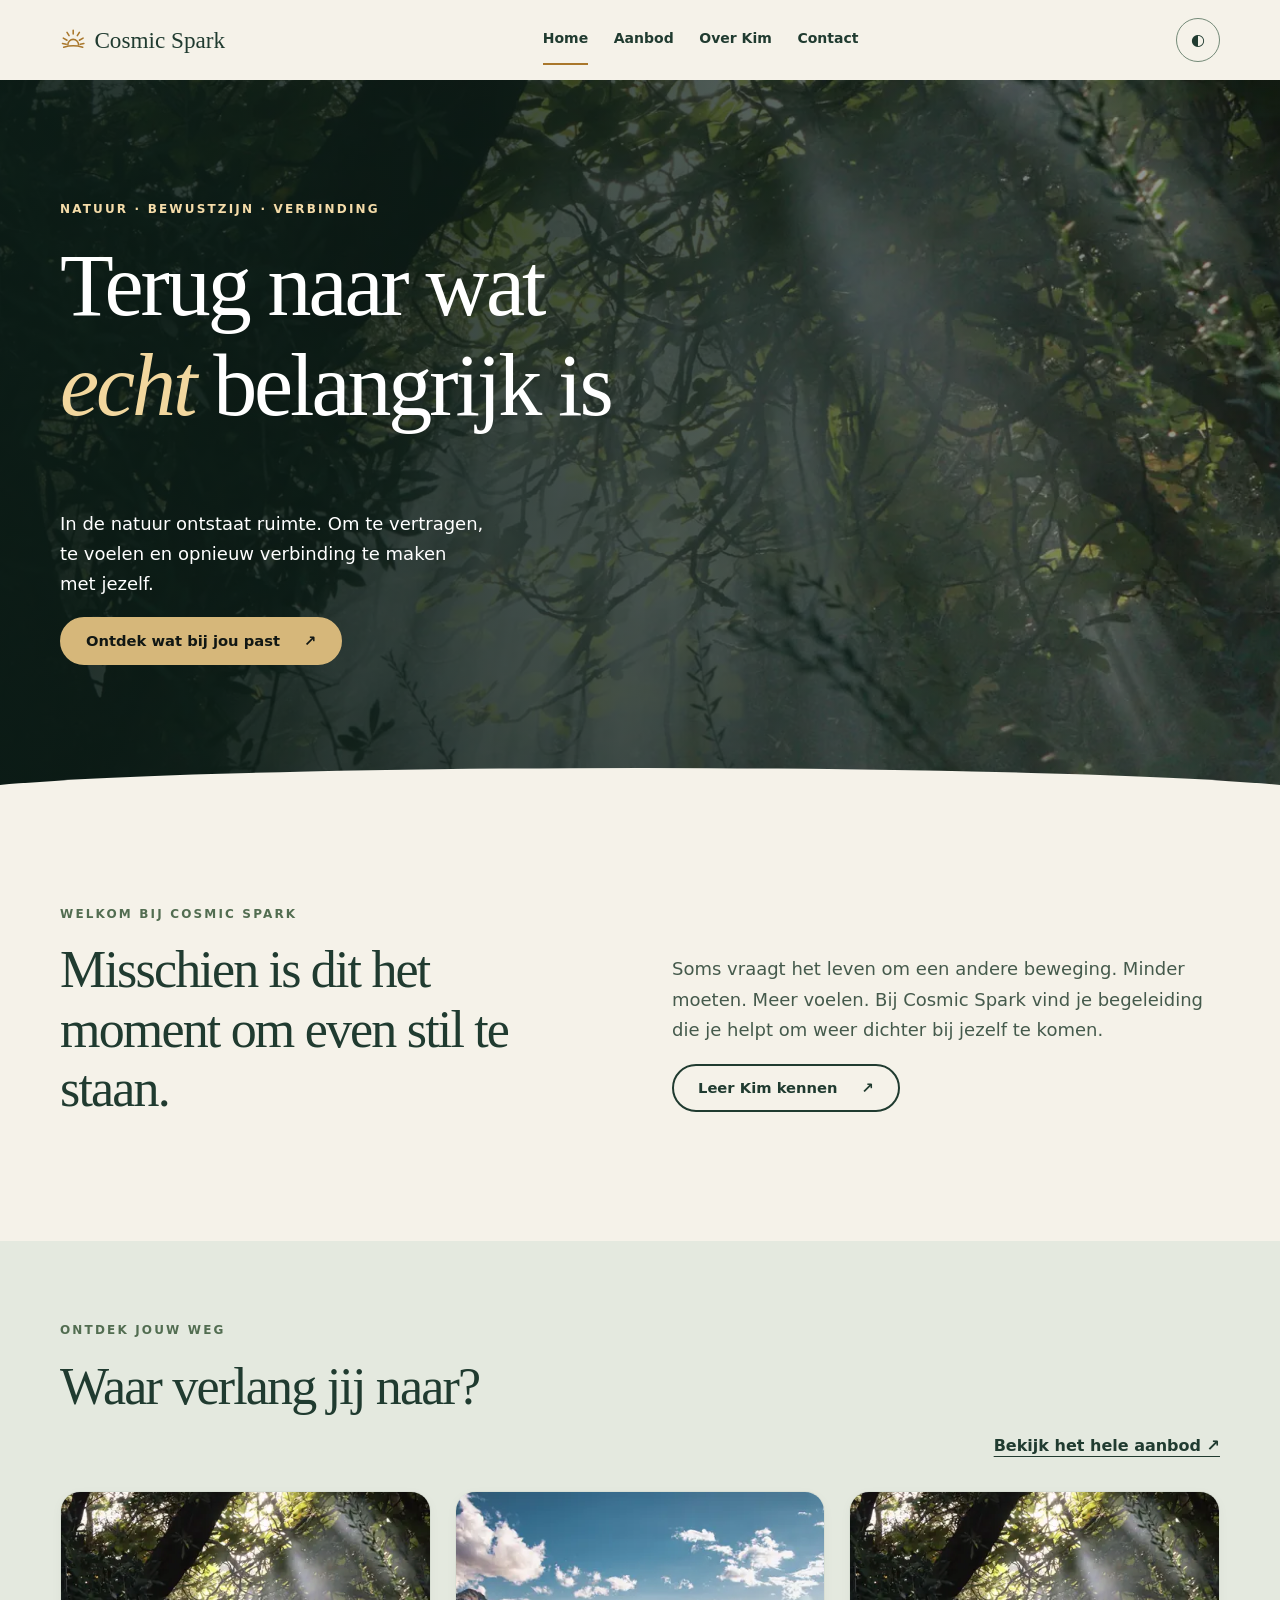
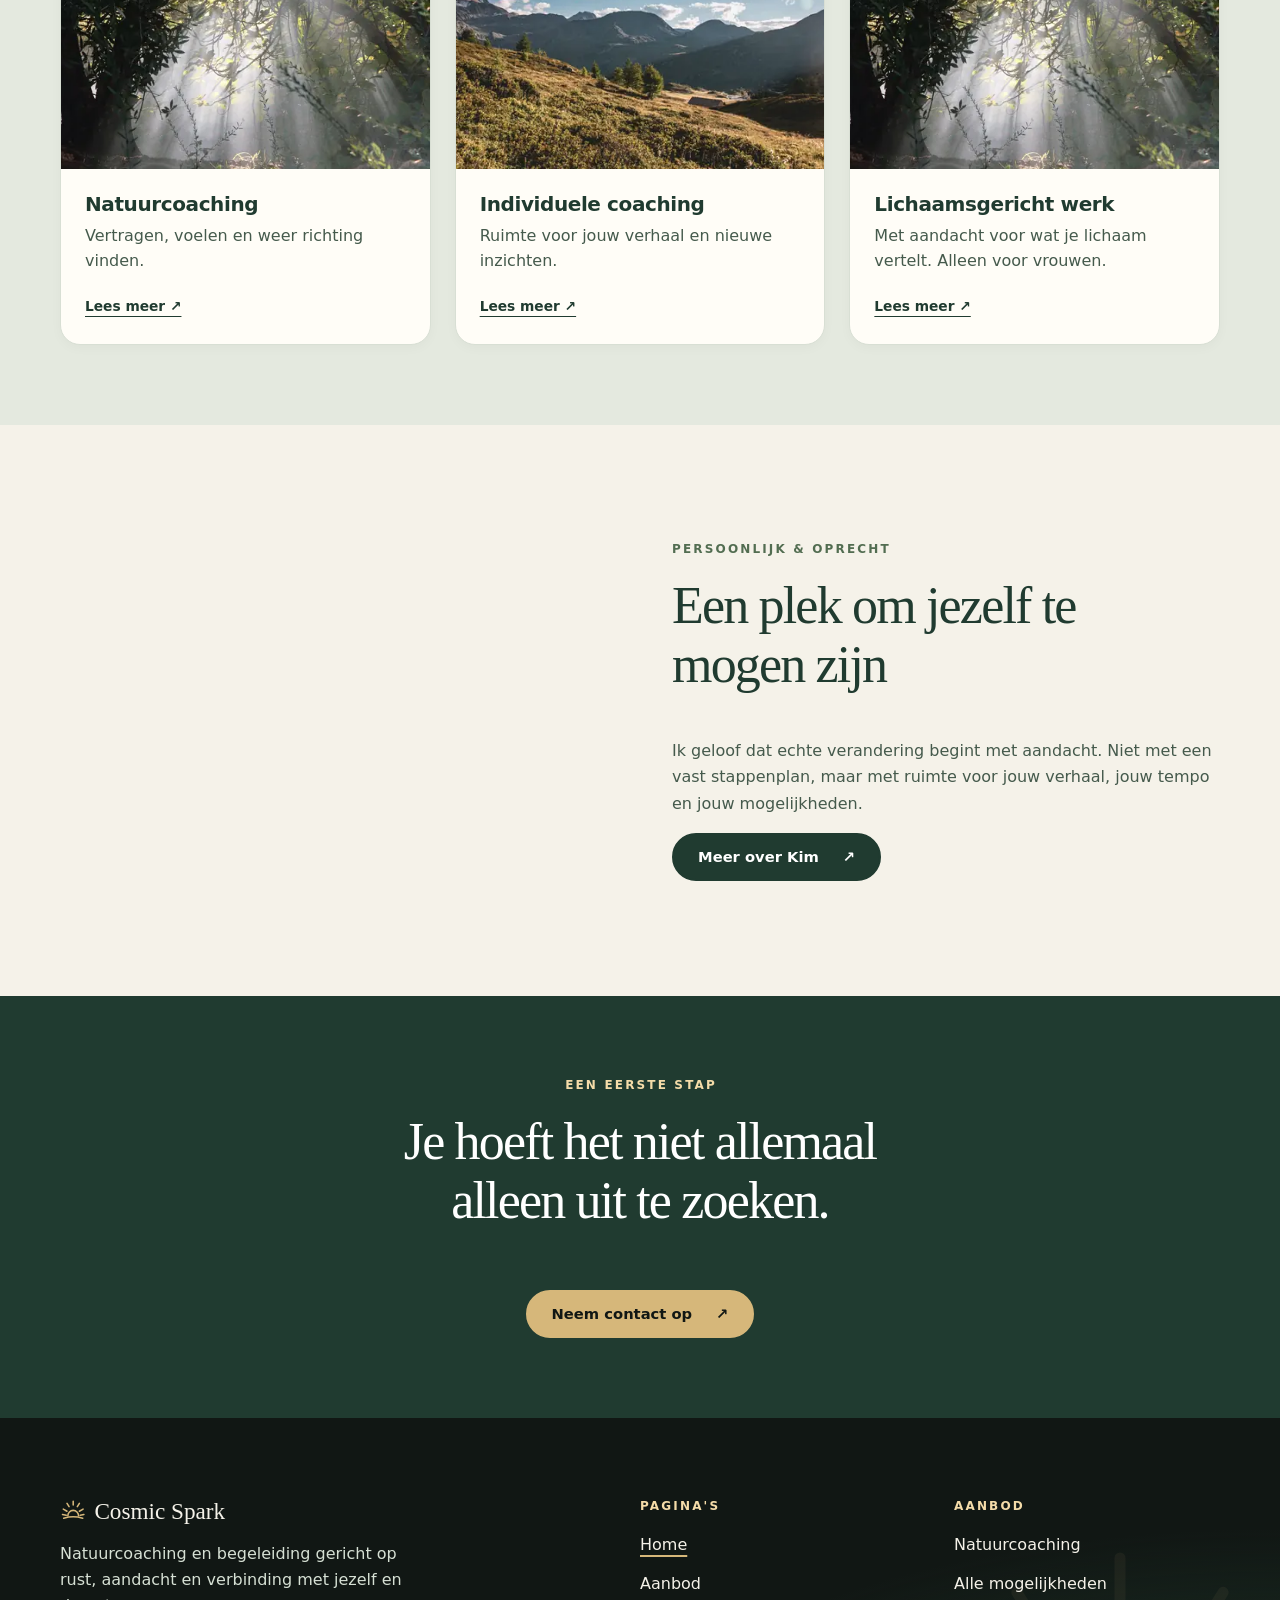
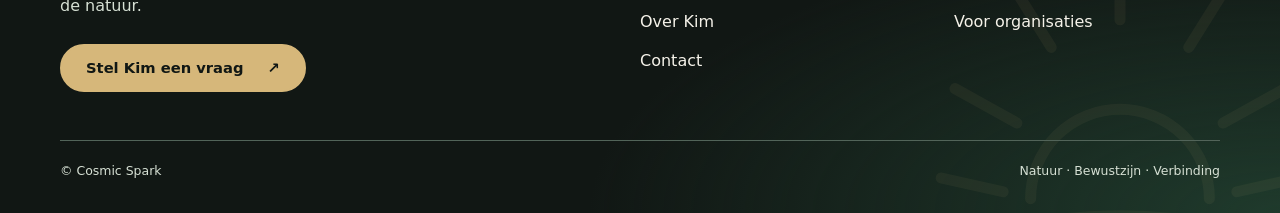
<file: index.html>
<!doctype html>
<html lang="nl">
  <head>
    <meta charset="utf-8" />
    <meta
      content="width=device-width,initial-scale=1,viewport-fit=cover"
      name="viewport"
    />
    <meta
      content="Ontdek bij Cosmic Spark natuurcoaching en begeleiding gericht op rust, aandacht en verbinding met jezelf en de natuur."
      name="description"
    />
    <meta content="light dark" name="color-scheme" />
    <title>Home | Cosmic Spark</title>
    <link href="favicon.svg?v=2" rel="icon" type="image/svg+xml" />
    <link href="favicon.ico?v=2" rel="alternate icon" sizes="any" />
    <link href="assets/apple-touch-icon.png" rel="apple-touch-icon" />
    <link href="manifest.webmanifest" rel="manifest" />
    <meta content="#f5f2e9" name="theme-color" />
    <script>
      /* Gekozen thema toepassen vóór de eerste weergave, zodat het donkere thema niet licht knippert. */
      try { var t = localStorage.getItem('cosmic-theme'); if (t === 'dark' || t === 'light') document.documentElement.dataset.theme = t; } catch (e) {}
    </script>
    <link href="design-tokens.css?v=14" rel="stylesheet" />
    <link as="image" fetchpriority="high" href="assets/boslicht-960.webp" media="(max-width: 699px)" rel="preload" type="image/webp" />
    <link as="image" fetchpriority="high" imagesrcset="assets/boslicht-breed-1280.webp 1x, assets/boslicht-breed-1920.webp 2x" media="(min-width: 700px)" rel="preload" type="image/webp" />
    <link href="style.css?v=22" rel="stylesheet" />
  </head>
  <body class="page-index">
    <a class="skip" href="#inhoud"> Ga naar inhoud </a>
    <header class="site-header">
      <div class="shell header-inner">
        <a aria-label="Cosmic Spark - home" class="brand" href="index.html">
          <span aria-hidden="true" class="spark"> <svg class="sun-icon" viewBox="0 0 64 64" focusable="false"><g fill="none" stroke="currentColor" stroke-width="3.8" stroke-linecap="round" stroke-linejoin="round"><path d="M19 43a13 13 0 0 1 26 0"/><path d="M9 49 Q32 42 55 49"/><path d="M32 8v9 M17 13l5 8 M47 13l-5 8 M8 27l9 5 M56 27l-9 5 M6 40l9 2 M58 40l-9 2"/></g></svg> </span>
          Cosmic Spark
        </a>
        <nav aria-label="Hoofdnavigatie" class="desktop-nav">
          <a aria-current="page" href="index.html"> Home </a>
          <a href="aanbod.html"> Aanbod </a>
          <a href="over-kim.html"> Over Kim </a>
          <a href="contact.html"> Contact </a>
        </nav>
        <div class="header-actions">
          <button
            aria-label="Donkere modus"
            hidden
            aria-pressed="false"
            class="theme-toggle"
            title="Wissel tussen licht en donker thema"
            type="button"
          >
            ◐
          </button>
        </div>
      </div>
    </header>
    <main id="inhoud">
      <section class="home-hero">
        <div
          aria-label="Zonlicht dat door een groen bos valt"
          class="hero-photo"
          role="img"
        ></div>
        <div class="shell home-hero-inner">
          <p class="eyebrow light">
            Natuur &middot; Bewustzijn &middot; Verbinding
          </p>
          <h1>
            Terug naar wat
            <em> echt </em>
            belangrijk is
          </h1>
          <p>
            In de natuur ontstaat ruimte. Om te vertragen, te voelen en opnieuw
            verbinding te maken met jezelf.
          </p>
          <a class="button button-gold" href="aanbod.html">
            Ontdek wat bij jou past
            <span aria-hidden="true"> &nearrow; </span>
          </a>
        </div>
        <div aria-hidden="true" class="hero-curve"></div>
      </section>
      <section class="section shell">
        <div class="intro-grid">
          <div>
            <p class="eyebrow">Welkom bij Cosmic Spark</p>
            <h2>Misschien is dit het moment om even stil te staan.</h2>
          </div>
          <div>
            <p class="lead">
              Soms vraagt het leven om een andere beweging. Minder moeten. Meer
              voelen. Bij Cosmic Spark vind je begeleiding die je helpt om weer
              dichter bij jezelf te komen.
            </p>
            <a class="button button-outline" href="over-kim.html">
              Leer Kim kennen
              <span aria-hidden="true"> &nearrow; </span>
            </a>
          </div>
        </div>
      </section>
      <section class="section section-sage">
        <div class="shell">
          <div class="section-heading">
            <div>
              <p class="eyebrow">Ontdek jouw weg</p>
              <h2>Waar verlang jij naar?</h2>
            </div>
            <a class="text-link" href="aanbod.html">
              Bekijk het hele aanbod &nearrow;
            </a>
          </div>
          <div class="service-grid">
            <article class="service-card" data-category="natuur">
              <div class="service-image">
                <img
                  alt=""
                  loading="lazy"
                  decoding="async"
                  width="960"
                  height="1440"
                  src="assets/boslicht-960.webp"
                  srcset="assets/boslicht-480.webp 480w, assets/boslicht-960.webp 960w, assets/boslicht-1600.webp 1600w"
                  sizes="(min-width: 1100px) 360px, (min-width: 700px) 30vw, (min-width: 421px) 46vw, 100vw"
                />
              </div>
              <div class="service-content">
                <h3><a class="card-link" href="aanbod/natuurcoaching.html">Natuurcoaching</a></h3>
                <p>Vertragen, voelen en weer richting vinden.</p>
                <span aria-hidden="true" class="text-link">Lees meer &nearrow;</span>
              </div>
            </article>
            <article class="service-card" data-category="persoonlijk">
              <div class="service-image">
                <img
                  alt=""
                  loading="lazy"
                  decoding="async"
                  width="960"
                  height="640"
                  src="assets/berg-en-ruimte-960.webp"
                  srcset="assets/berg-en-ruimte-480.webp 480w, assets/berg-en-ruimte-960.webp 960w, assets/berg-en-ruimte-1600.webp 1600w"
                  sizes="(min-width: 1100px) 360px, (min-width: 700px) 30vw, (min-width: 421px) 46vw, 100vw"
                />
              </div>
              <div class="service-content">
                <h3><a class="card-link" href="aanbod/individuele-coaching.html">Individuele coaching</a></h3>
                <p>Ruimte voor jouw verhaal en nieuwe inzichten.</p>
                <span aria-hidden="true" class="text-link">Lees meer &nearrow;</span>
              </div>
            </article>
            <article class="service-card" data-category="persoonlijk">
              <div class="service-image">
                <img
                  alt=""
                  loading="lazy"
                  decoding="async"
                  width="960"
                  height="1440"
                  src="assets/boslicht-960.webp"
                  srcset="assets/boslicht-480.webp 480w, assets/boslicht-960.webp 960w, assets/boslicht-1600.webp 1600w"
                  sizes="(min-width: 1100px) 360px, (min-width: 700px) 30vw, (min-width: 421px) 46vw, 100vw"
                />
              </div>
              <div class="service-content">
                <h3><a class="card-link" href="aanbod/lichaamsgericht-werk.html">Lichaamsgericht werk</a></h3>
                <p>
                  Met aandacht voor wat je lichaam vertelt. Alleen voor vrouwen.
                </p>
                <span aria-hidden="true" class="text-link">Lees meer &nearrow;</span>
              </div>
            </article>
          </div>
        </div>
      </section>
      <section class="section shell feature-grid">
        <div class="feature-photo">
          <img
            alt="Groen bos met zacht zonlicht"
            loading="lazy"
            decoding="async"
            width="960"
            height="1440"
            src="assets/boslicht-960.webp"
            srcset="assets/boslicht-480.webp 480w, assets/boslicht-960.webp 960w, assets/boslicht-1600.webp 1600w"
            sizes="(min-width: 1224px) 548px, (min-width: 700px) 46vw, 100vw"
          />
        </div>
        <div class="feature-copy">
          <p class="eyebrow">Persoonlijk &amp; oprecht</p>
          <h2>Een plek om jezelf te mogen zijn</h2>
          <p>
            Ik geloof dat echte verandering begint met aandacht. Niet met een
            vast stappenplan, maar met ruimte voor jouw verhaal, jouw tempo en
            jouw mogelijkheden.
          </p>
          <a class="button" href="over-kim.html">
            Meer over Kim
            <span aria-hidden="true"> &nearrow; </span>
          </a>
        </div>
      </section>
      <section class="closing">
        <div class="shell">
          <p class="eyebrow light">Een eerste stap</p>
          <h2>Je hoeft het niet allemaal alleen uit te zoeken.</h2>
          <a class="button button-gold" href="contact.html">
            Neem contact op
            <span aria-hidden="true"> &nearrow; </span>
          </a>
        </div>
      </section>
    </main>
    <footer class="site-footer">
    <div class="shell footer-grid">
      <div class="footer-brand">
        <a class="brand" href="index.html">
          <span aria-hidden="true" class="spark"><svg class="sun-icon" viewBox="0 0 64 64" focusable="false"><g fill="none" stroke="currentColor" stroke-width="3.8" stroke-linecap="round" stroke-linejoin="round"><path d="M19 43a13 13 0 0 1 26 0"/><path d="M9 49 Q32 42 55 49"/><path d="M32 8v9 M17 13l5 8 M47 13l-5 8 M8 27l9 5 M56 27l-9 5 M6 40l9 2 M58 40l-9 2"/></g></svg></span>
          Cosmic Spark
        </a>
        <p>Natuurcoaching en begeleiding gericht op rust, aandacht en verbinding met jezelf en de natuur.</p>
        <a class="button button-gold" href="contact.html">
          Stel Kim een vraag
          <span aria-hidden="true">&nearrow;</span>
        </a>
      </div>
      <nav aria-labelledby="footer-paginas" class="footer-nav">
        <h2 class="footer-heading" id="footer-paginas">Pagina's</h2>
        <ul>
        <li><a href="index.html" aria-current="page">Home</a></li>
        <li><a href="aanbod.html">Aanbod</a></li>
        <li><a href="over-kim.html">Over Kim</a></li>
        <li><a href="contact.html">Contact</a></li>
        </ul>
      </nav>
      <nav aria-labelledby="footer-aanbod" class="footer-nav">
        <h2 class="footer-heading" id="footer-aanbod">Aanbod</h2>
        <ul>
        <li><a href="aanbod/natuurcoaching.html">Natuurcoaching</a></li>
        <li><a href="aanbod.html#aanbod-kaarten">Alle mogelijkheden</a></li>
        <li><a href="aanbod/voor-organisaties.html">Voor organisaties</a></li>
        </ul>
      </nav>
    </div>
    <div class="shell footer-bottom">
      <small>&copy; Cosmic Spark</small>
      <small>Natuur &middot; Bewustzijn &middot; Verbinding</small>
    </div>
  </footer>
    <nav
      aria-label="Hoofdnavigatie mobiel"
      class="mobile-dock"
      data-layout="fixed-bottom-four"
    >
      <a
        aria-current="page"
        aria-label="Home"
        class="active"
        data-dock="index.html"
        href="index.html"
      >
        <svg
          aria-hidden="true"
          fill="none"
          stroke="currentColor"
          stroke-linecap="round"
          stroke-linejoin="round"
          stroke-width="1.8"
          viewbox="0 0 24 24"
        >
          <path
            d="m3 10 9-7 9 7v10a1 1 0 0 1-1 1h-5v-7H9v7H4a1 1 0 0 1-1-1z"
          ></path>
        </svg>
        <span> Home </span>
      </a>
      <a aria-label="Aanbod" data-dock="aanbod.html" href="aanbod.html">
        <svg
          aria-hidden="true"
          fill="none"
          stroke="currentColor"
          stroke-linecap="round"
          stroke-linejoin="round"
          stroke-width="1.8"
          viewbox="0 0 24 24"
        >
          <path d="M20 4C9 4 4 9 4 16a4 4 0 0 0 4 4c7 0 12-5 12-16Z"></path>
          <path d="M4 20c2-5 6-9 12-12"></path>
        </svg>
        <span> Aanbod </span>
      </a>
      <a aria-label="Over Kim" data-dock="over-kim.html" href="over-kim.html">
        <svg
          aria-hidden="true"
          fill="none"
          stroke="currentColor"
          stroke-linecap="round"
          stroke-linejoin="round"
          stroke-width="1.8"
          viewbox="0 0 24 24"
        >
          <path
            d="M20.8 4.6a5.5 5.5 0 0 0-7.8 0L12 5.7l-1.1-1.1a5.5 5.5 0 0 0-7.8 7.8L12 21l8.8-8.6a5.5 5.5 0 0 0 0-7.8Z"
          ></path>
        </svg>
        <span> Over Kim </span>
      </a>
      <a aria-label="Contact" data-dock="contact.html" href="contact.html">
        <svg
          aria-hidden="true"
          fill="none"
          stroke="currentColor"
          stroke-linecap="round"
          stroke-linejoin="round"
          stroke-width="1.8"
          viewbox="0 0 24 24"
        >
          <rect height="14" rx="2" width="18" x="3" y="5"></rect>
          <path d="m3 7 9 7 9-7"></path>
        </svg>
        <span> Contact </span>
      </a>
    </nav>
    <script defer="" src="script.js?v=14"></script>
  </body>
</html>
</file>
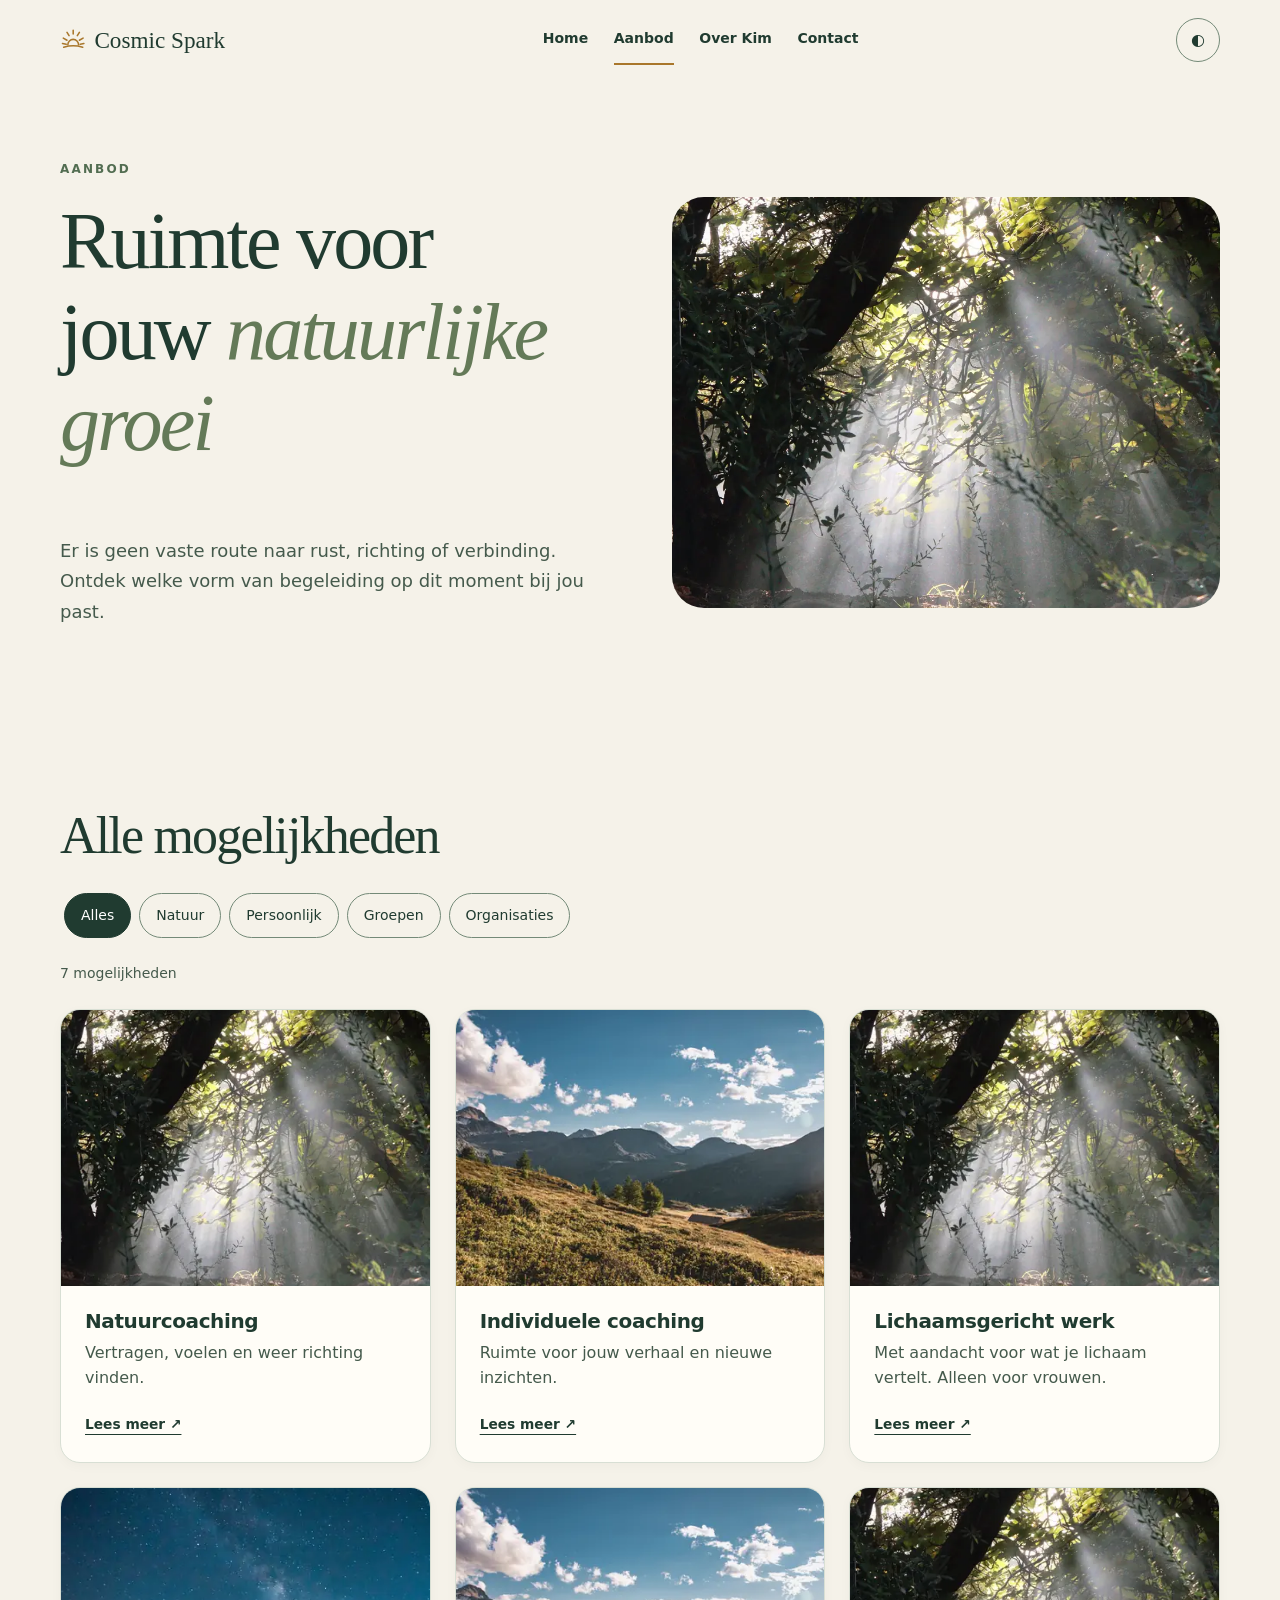
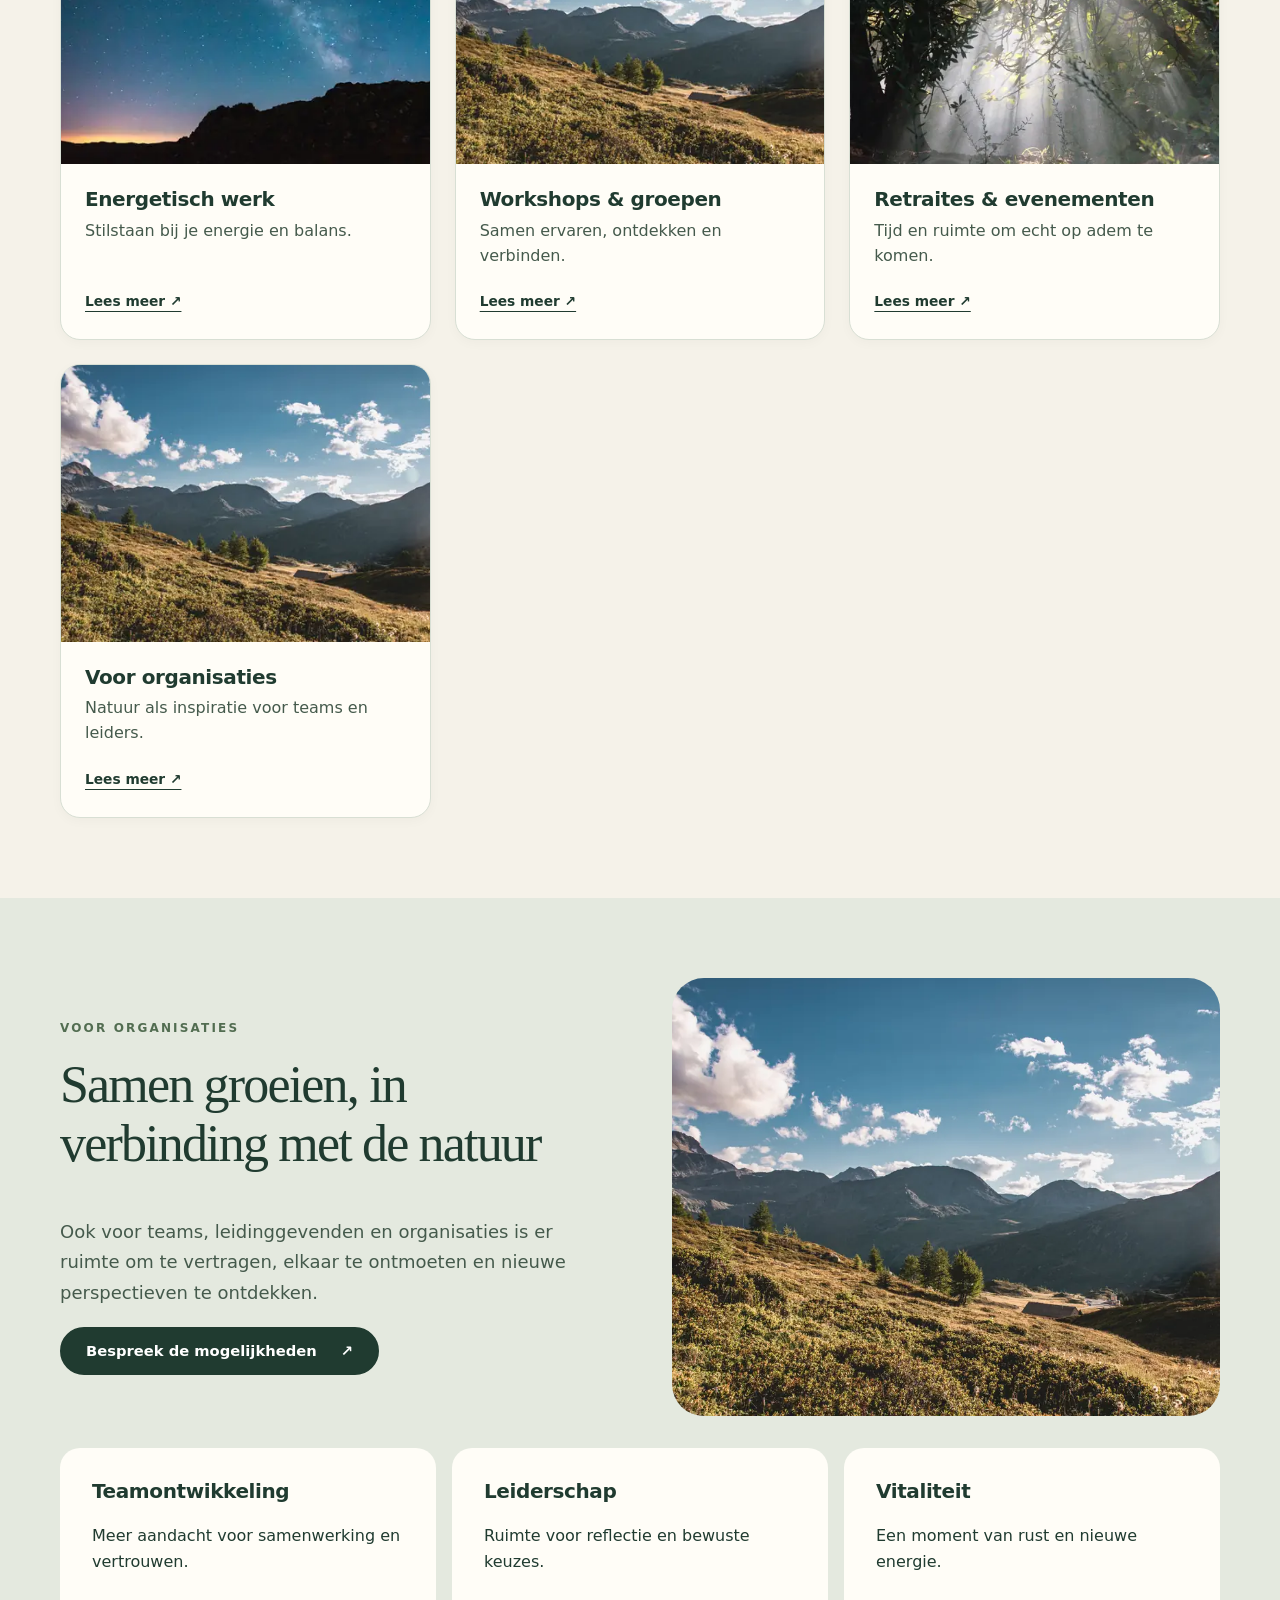
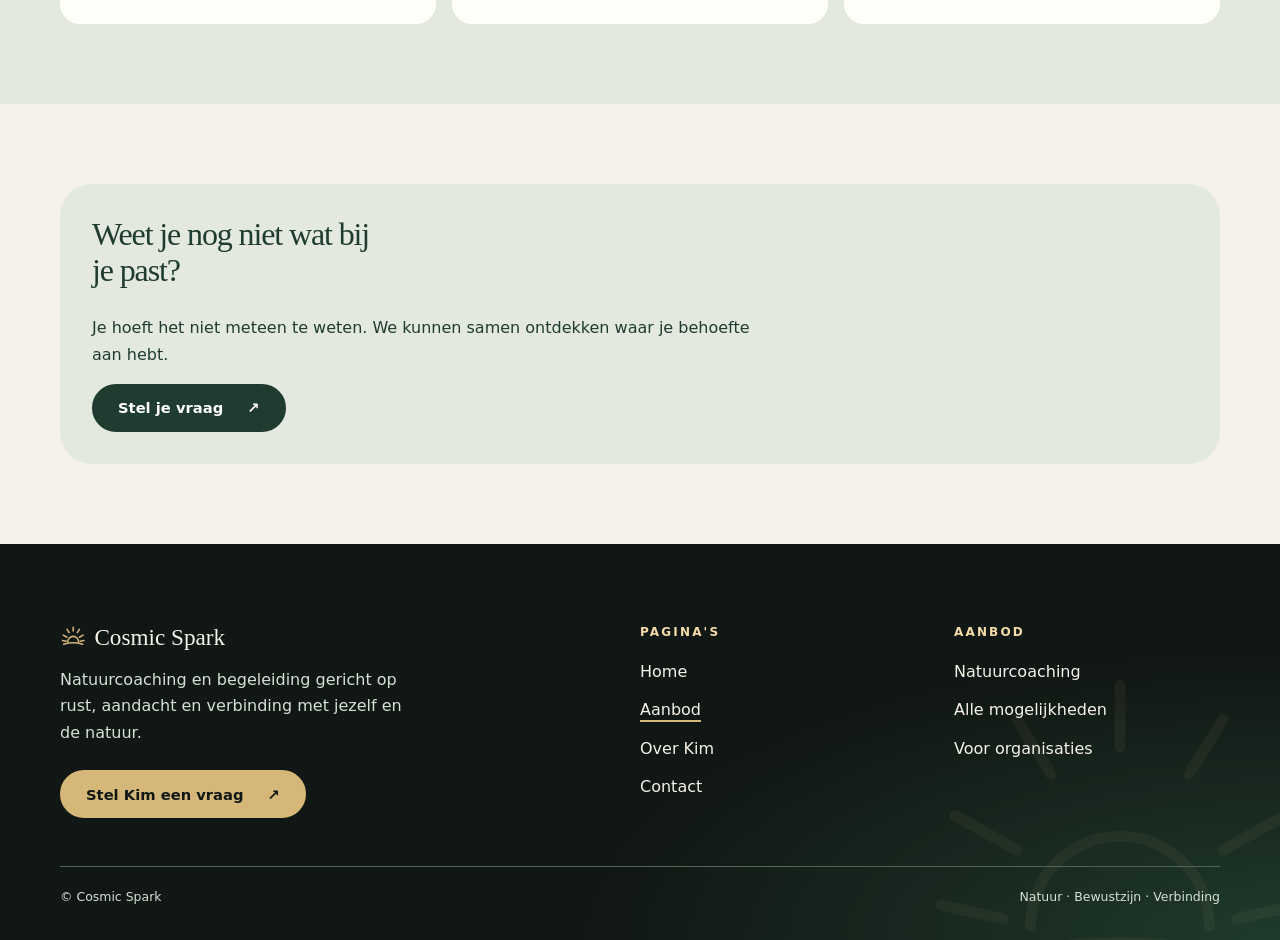
<file: aanbod.html>
<!doctype html>
<html lang="nl">
 <head>
  <meta charset="utf-8"/>
  <meta content="width=device-width,initial-scale=1,viewport-fit=cover" name="viewport"/>
  <meta content="Bekijk het aanbod van Cosmic Spark: natuurcoaching, individuele begeleiding, lichaamsgericht werk en activiteiten voor groepen en organisaties." name="description"/>
  <meta content="light dark" name="color-scheme"/>
  <title>
   Aanbod | Cosmic Spark
  </title>
  <link href="favicon.svg?v=2" rel="icon" type="image/svg+xml"/>
  <link href="favicon.ico?v=2" rel="alternate icon" sizes="any"/>
  <link href="assets/apple-touch-icon.png" rel="apple-touch-icon"/>
  <link href="manifest.webmanifest" rel="manifest"/>
  <meta content="#f5f2e9" name="theme-color"/>
  <script>
    /* Gekozen thema toepassen vóór de eerste weergave, zodat het donkere thema niet licht knippert. */
    try { var t = localStorage.getItem('cosmic-theme'); if (t === 'dark' || t === 'light') document.documentElement.dataset.theme = t; } catch (e) {}
  </script>
  <link href="design-tokens.css?v=14" rel="stylesheet"/>
  <link href="style.css?v=22" rel="stylesheet"/>
 </head>
 <body class="page-aanbod">
  <a class="skip" href="#inhoud">
   Ga naar inhoud
  </a>
  <header class="site-header">
   <div class="shell header-inner">
    <a aria-label="Cosmic Spark - home" class="brand" href="index.html">
     <span aria-hidden="true" class="spark">
      <svg class="sun-icon" viewBox="0 0 64 64" focusable="false"><g fill="none" stroke="currentColor" stroke-width="3.8" stroke-linecap="round" stroke-linejoin="round"><path d="M19 43a13 13 0 0 1 26 0"/><path d="M9 49 Q32 42 55 49"/><path d="M32 8v9 M17 13l5 8 M47 13l-5 8 M8 27l9 5 M56 27l-9 5 M6 40l9 2 M58 40l-9 2"/></g></svg>
     </span>
     Cosmic Spark
    </a>
    <nav aria-label="Hoofdnavigatie" class="desktop-nav">
     <a href="index.html">
      Home
     </a>
     <a aria-current="page" href="aanbod.html">
      Aanbod
     </a>
     <a href="over-kim.html">
      Over Kim
     </a>
     <a href="contact.html">
      Contact
     </a>
    </nav>
    <div class="header-actions">
     <button aria-label="Donkere modus" hidden="" aria-pressed="false" class="theme-toggle" title="Wissel tussen licht en donker thema" type="button">
      ◐
     </button>
    </div>
   </div>
  </header>
  <main id="inhoud">
   <section class="section shell page-intro">
    <div>
     <p class="eyebrow">
      Aanbod
     </p>
     <h1>
      Ruimte voor jouw
      <em>
       natuurlijke groei
      </em>
     </h1>
     <p class="lead">
      Er is geen vaste route naar rust, richting of verbinding. Ontdek welke vorm van begeleiding op dit moment bij jou past.
     </p>
    </div>
    <div class="intro-photo">
     <img alt="Licht tussen bomen in een groen bos" fetchpriority="high" loading="eager" decoding="async" width="960" height="1440" src="assets/boslicht-960.webp" srcset="assets/boslicht-480.webp 480w, assets/boslicht-960.webp 960w, assets/boslicht-1600.webp 1600w" sizes="(min-width: 1224px) 548px, (min-width: 700px) 46vw, 100vw"/>
    </div>
   </section>
   <section aria-labelledby="aanbod-list-title" class="section shell offer-section">
    <h2 id="aanbod-list-title">
     Alle mogelijkheden
    </h2>
    <div aria-label="Filter aanbod" class="filter-bar" hidden="" role="group">
     <button aria-pressed="true" class="filter is-active" data-filter="alles" type="button">
      Alles
     </button>
     <button aria-pressed="false" class="filter" data-filter="natuur" type="button">
      Natuur
     </button>
     <button aria-pressed="false" class="filter" data-filter="persoonlijk" type="button">
      Persoonlijk
     </button>
     <button aria-pressed="false" class="filter" data-filter="groepen" type="button">
      Groepen
     </button>
     <button aria-pressed="false" class="filter" data-filter="organisaties" type="button">
      Organisaties
     </button>
    </div>
    <p aria-live="polite" class="results-status">
     7 mogelijkheden
    </p>
    <div class="service-grid" id="aanbod-kaarten">
     <article class="service-card" data-category="natuur">
      <div class="service-image">
       <img alt="" loading="lazy" decoding="async" width="960" height="1440" src="assets/boslicht-960.webp" srcset="assets/boslicht-480.webp 480w, assets/boslicht-960.webp 960w, assets/boslicht-1600.webp 1600w" sizes="(min-width: 1100px) 360px, (min-width: 700px) 30vw, (min-width: 421px) 46vw, 100vw"/>
      </div>
      <div class="service-content">
       <h3><a class="card-link" href="aanbod/natuurcoaching.html">Natuurcoaching</a></h3>
       <p>
        Vertragen, voelen en weer richting vinden.
       </p>
       <span aria-hidden="true" class="text-link">Lees meer &nearrow;</span>
      </div>
     </article>
     <article class="service-card" data-category="persoonlijk">
      <div class="service-image">
       <img alt="" loading="lazy" decoding="async" width="960" height="640" src="assets/berg-en-ruimte-960.webp" srcset="assets/berg-en-ruimte-480.webp 480w, assets/berg-en-ruimte-960.webp 960w, assets/berg-en-ruimte-1600.webp 1600w" sizes="(min-width: 1100px) 360px, (min-width: 700px) 30vw, (min-width: 421px) 46vw, 100vw"/>
      </div>
      <div class="service-content">
       <h3><a class="card-link" href="aanbod/individuele-coaching.html">Individuele coaching</a></h3>
       <p>
        Ruimte voor jouw verhaal en nieuwe inzichten.
       </p>
       <span aria-hidden="true" class="text-link">Lees meer &nearrow;</span>
      </div>
     </article>
     <article class="service-card" data-category="persoonlijk">
      <div class="service-image">
       <img alt="" loading="lazy" decoding="async" width="960" height="1440" src="assets/boslicht-960.webp" srcset="assets/boslicht-480.webp 480w, assets/boslicht-960.webp 960w, assets/boslicht-1600.webp 1600w" sizes="(min-width: 1100px) 360px, (min-width: 700px) 30vw, (min-width: 421px) 46vw, 100vw"/>
      </div>
      <div class="service-content">
       <h3><a class="card-link" href="aanbod/lichaamsgericht-werk.html">Lichaamsgericht werk</a></h3>
       <p>
        Met aandacht voor wat je lichaam vertelt. Alleen voor vrouwen.
       </p>
       <span aria-hidden="true" class="text-link">Lees meer &nearrow;</span>
      </div>
     </article>
     <article class="service-card" data-category="persoonlijk">
      <div class="service-image">
       <img alt="" loading="lazy" decoding="async" width="960" height="640" src="assets/kosmische-nacht-960.webp" srcset="assets/kosmische-nacht-480.webp 480w, assets/kosmische-nacht-960.webp 960w, assets/kosmische-nacht-1600.webp 1600w" sizes="(min-width: 1100px) 360px, (min-width: 700px) 30vw, (min-width: 421px) 46vw, 100vw"/>
      </div>
      <div class="service-content">
       <h3><a class="card-link" href="aanbod/energetisch-werk.html">Energetisch werk</a></h3>
       <p>
        Stilstaan bij je energie en balans.
       </p>
       <span aria-hidden="true" class="text-link">Lees meer &nearrow;</span>
      </div>
     </article>
     <article class="service-card" data-category="groepen">
      <div class="service-image">
       <img alt="" loading="lazy" decoding="async" width="960" height="640" src="assets/berg-en-ruimte-960.webp" srcset="assets/berg-en-ruimte-480.webp 480w, assets/berg-en-ruimte-960.webp 960w, assets/berg-en-ruimte-1600.webp 1600w" sizes="(min-width: 1100px) 360px, (min-width: 700px) 30vw, (min-width: 421px) 46vw, 100vw"/>
      </div>
      <div class="service-content">
       <h3><a class="card-link" href="aanbod/workshops-en-groepen.html">Workshops &amp; groepen</a></h3>
       <p>
        Samen ervaren, ontdekken en verbinden.
       </p>
       <span aria-hidden="true" class="text-link">Lees meer &nearrow;</span>
      </div>
     </article>
     <article class="service-card" data-category="groepen">
      <div class="service-image">
       <img alt="" loading="lazy" decoding="async" width="960" height="1440" src="assets/boslicht-960.webp" srcset="assets/boslicht-480.webp 480w, assets/boslicht-960.webp 960w, assets/boslicht-1600.webp 1600w" sizes="(min-width: 1100px) 360px, (min-width: 700px) 30vw, (min-width: 421px) 46vw, 100vw"/>
      </div>
      <div class="service-content">
       <h3><a class="card-link" href="aanbod/retraites-en-evenementen.html">Retraites &amp; evenementen</a></h3>
       <p>
        Tijd en ruimte om echt op adem te komen.
       </p>
       <span aria-hidden="true" class="text-link">Lees meer &nearrow;</span>
      </div>
     </article>
     <article class="service-card" data-category="organisaties">
      <div class="service-image">
       <img alt="" loading="lazy" decoding="async" width="960" height="640" src="assets/berg-en-ruimte-960.webp" srcset="assets/berg-en-ruimte-480.webp 480w, assets/berg-en-ruimte-960.webp 960w, assets/berg-en-ruimte-1600.webp 1600w" sizes="(min-width: 1100px) 360px, (min-width: 700px) 30vw, (min-width: 421px) 46vw, 100vw"/>
      </div>
      <div class="service-content">
       <h3><a class="card-link" href="aanbod/voor-organisaties.html">Voor organisaties</a></h3>
       <p>
        Natuur als inspiratie voor teams en leiders.
       </p>
       <span aria-hidden="true" class="text-link">Lees meer &nearrow;</span>
      </div>
     </article>
    </div>
   </section>
   <section aria-labelledby="org-title" class="section section-sage" id="voor-organisaties">
    <div class="shell">
     <div class="org-hero">
      <div>
       <p class="eyebrow">
        Voor organisaties
       </p>
       <h2 id="org-title">
        Samen groeien, in verbinding met de natuur
       </h2>
       <p class="lead">
        Ook voor teams, leidinggevenden en organisaties is er ruimte om te vertragen, elkaar te ontmoeten en nieuwe perspectieven te ontdekken.
       </p>
       <a class="button" href="contact.html?dienst=Organisaties">
        Bespreek de mogelijkheden
        <span aria-hidden="true">
         &nearrow;
        </span>
       </a>
      </div>
      <div class="org-image">
       <img alt="Natuurlijk landschap met ruimte en rust" loading="lazy" decoding="async" width="960" height="640" src="assets/berg-en-ruimte-960.webp" srcset="assets/berg-en-ruimte-480.webp 480w, assets/berg-en-ruimte-960.webp 960w, assets/berg-en-ruimte-1600.webp 1600w" sizes="(min-width: 1224px) 548px, (min-width: 700px) 46vw, 100vw"/>
      </div>
     </div>
     <div class="org-grid">
      <article>
       <h3>
        Teamontwikkeling
       </h3>
       <p>
        Meer aandacht voor samenwerking en vertrouwen.
       </p>
      </article>
      <article>
       <h3>
        Leiderschap
       </h3>
       <p>
        Ruimte voor reflectie en bewuste keuzes.
       </p>
      </article>
      <article>
       <h3>
        Vitaliteit
       </h3>
       <p>
        Een moment van rust en nieuwe energie.
       </p>
      </article>
     </div>
    </div>
   </section>
   <section class="section shell">
    <div class="gentle-banner">
     <h2>
      Weet je nog niet wat bij je past?
     </h2>
     <p>
      Je hoeft het niet meteen te weten. We kunnen samen ontdekken waar je behoefte aan hebt.
     </p>
     <a class="button" href="contact.html">
      Stel je vraag
      <span aria-hidden="true">
       &nearrow;
      </span>
     </a>
    </div>
   </section>
  </main>
  <footer class="site-footer">
    <div class="shell footer-grid">
      <div class="footer-brand">
        <a class="brand" href="index.html">
          <span aria-hidden="true" class="spark"><svg class="sun-icon" viewBox="0 0 64 64" focusable="false"><g fill="none" stroke="currentColor" stroke-width="3.8" stroke-linecap="round" stroke-linejoin="round"><path d="M19 43a13 13 0 0 1 26 0"/><path d="M9 49 Q32 42 55 49"/><path d="M32 8v9 M17 13l5 8 M47 13l-5 8 M8 27l9 5 M56 27l-9 5 M6 40l9 2 M58 40l-9 2"/></g></svg></span>
          Cosmic Spark
        </a>
        <p>Natuurcoaching en begeleiding gericht op rust, aandacht en verbinding met jezelf en de natuur.</p>
        <a class="button button-gold" href="contact.html">
          Stel Kim een vraag
          <span aria-hidden="true">&nearrow;</span>
        </a>
      </div>
      <nav aria-labelledby="footer-paginas" class="footer-nav">
        <h2 class="footer-heading" id="footer-paginas">Pagina's</h2>
        <ul>
        <li><a href="index.html">Home</a></li>
        <li><a href="aanbod.html" aria-current="page">Aanbod</a></li>
        <li><a href="over-kim.html">Over Kim</a></li>
        <li><a href="contact.html">Contact</a></li>
        </ul>
      </nav>
      <nav aria-labelledby="footer-aanbod" class="footer-nav">
        <h2 class="footer-heading" id="footer-aanbod">Aanbod</h2>
        <ul>
        <li><a href="aanbod/natuurcoaching.html">Natuurcoaching</a></li>
        <li><a href="aanbod.html#aanbod-kaarten">Alle mogelijkheden</a></li>
        <li><a href="aanbod/voor-organisaties.html">Voor organisaties</a></li>
        </ul>
      </nav>
    </div>
    <div class="shell footer-bottom">
      <small>&copy; Cosmic Spark</small>
      <small>Natuur &middot; Bewustzijn &middot; Verbinding</small>
    </div>
  </footer>
  <nav aria-label="Hoofdnavigatie mobiel" class="mobile-dock" data-layout="fixed-bottom-four">
   <a aria-label="Home" data-dock="index.html" href="index.html">
    <svg aria-hidden="true" fill="none" stroke="currentColor" stroke-linecap="round" stroke-linejoin="round" stroke-width="1.8" viewbox="0 0 24 24">
     <path d="m3 10 9-7 9 7v10a1 1 0 0 1-1 1h-5v-7H9v7H4a1 1 0 0 1-1-1z">
     </path>
    </svg>
    <span>
     Home
    </span>
   </a>
   <a aria-current="page" aria-label="Aanbod" class="active" data-dock="aanbod.html" href="aanbod.html">
    <svg aria-hidden="true" fill="none" stroke="currentColor" stroke-linecap="round" stroke-linejoin="round" stroke-width="1.8" viewbox="0 0 24 24">
     <path d="M20 4C9 4 4 9 4 16a4 4 0 0 0 4 4c7 0 12-5 12-16Z">
     </path>
     <path d="M4 20c2-5 6-9 12-12">
     </path>
    </svg>
    <span>
     Aanbod
    </span>
   </a>
   <a aria-label="Over Kim" data-dock="over-kim.html" href="over-kim.html">
    <svg aria-hidden="true" fill="none" stroke="currentColor" stroke-linecap="round" stroke-linejoin="round" stroke-width="1.8" viewbox="0 0 24 24">
     <path d="M20.8 4.6a5.5 5.5 0 0 0-7.8 0L12 5.7l-1.1-1.1a5.5 5.5 0 0 0-7.8 7.8L12 21l8.8-8.6a5.5 5.5 0 0 0 0-7.8Z">
     </path>
    </svg>
    <span>
     Over Kim
    </span>
   </a>
   <a aria-label="Contact" data-dock="contact.html" href="contact.html">
    <svg aria-hidden="true" fill="none" stroke="currentColor" stroke-linecap="round" stroke-linejoin="round" stroke-width="1.8" viewbox="0 0 24 24">
     <rect height="14" rx="2" width="18" x="3" y="5">
     </rect>
     <path d="m3 7 9 7 9-7">
     </path>
    </svg>
    <span>
     Contact
    </span>
   </a>
  </nav>
  <script defer="" src="script.js?v=14">
  </script>
 </body>
</html>
</file>
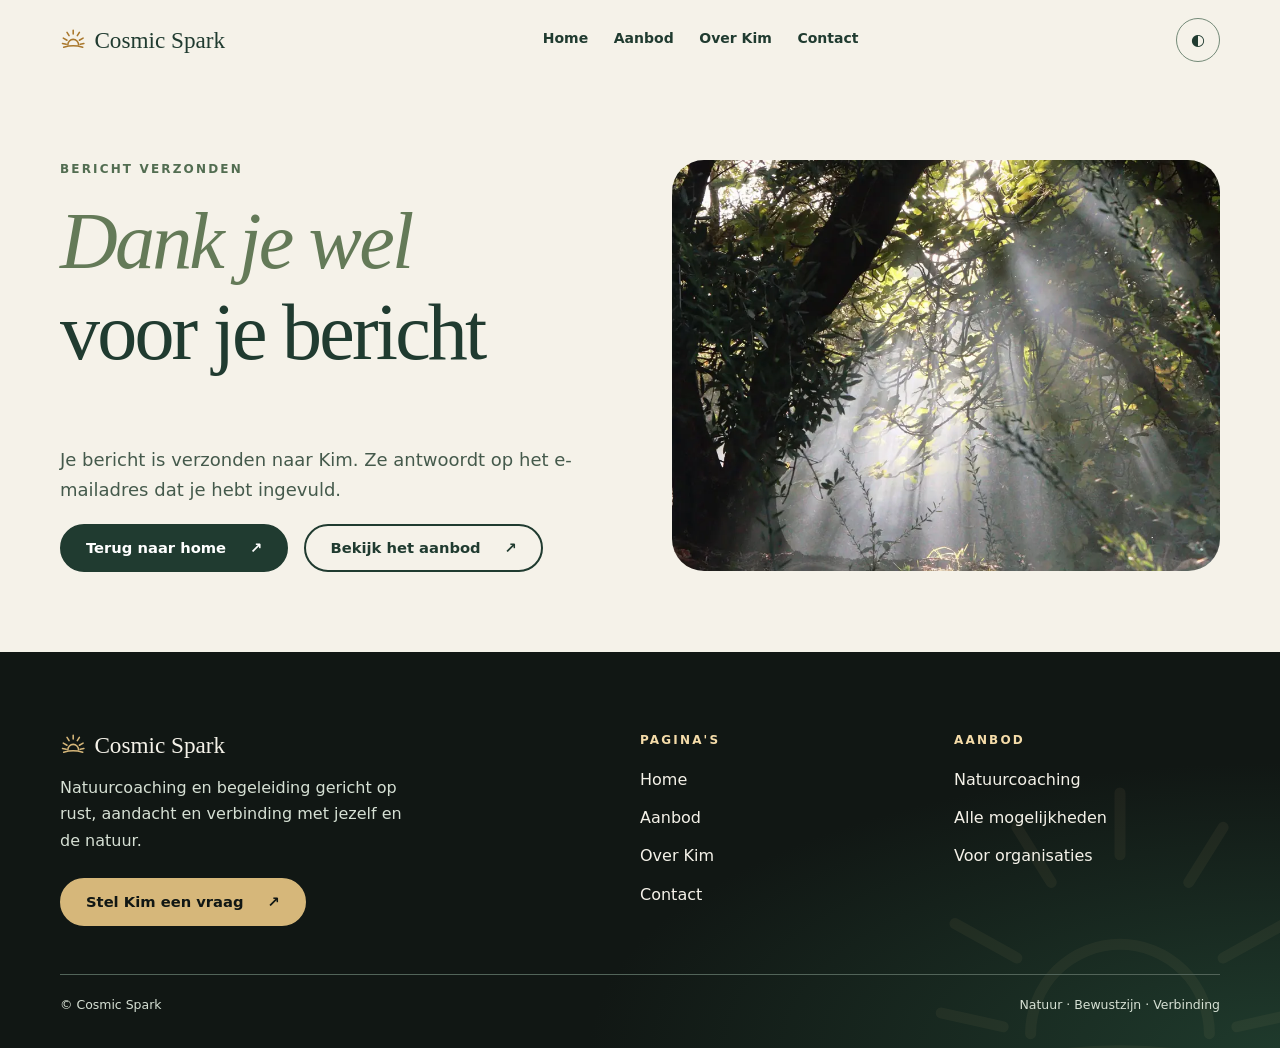
<file: bedankt.html>
<!doctype html>
<html lang="nl">
 <head>
  <meta charset="utf-8"/>
  <meta content="width=device-width,initial-scale=1,viewport-fit=cover" name="viewport"/>
  <meta content="Je bericht aan Kim van Cosmic Spark is verzonden." name="description"/>
  <meta content="noindex" name="robots"/>
  <meta content="light dark" name="color-scheme"/>
  <title>
   Bericht verzonden | Cosmic Spark
  </title>
  <link href="favicon.svg?v=2" rel="icon" type="image/svg+xml"/>
  <link href="favicon.ico?v=2" rel="alternate icon" sizes="any"/>
  <link href="assets/apple-touch-icon.png" rel="apple-touch-icon"/>
  <link href="manifest.webmanifest" rel="manifest"/>
  <meta content="#f5f2e9" name="theme-color"/>
  <script>
    /* Gekozen thema toepassen vóór de eerste weergave, zodat het donkere thema niet licht knippert. */
    try { var t = localStorage.getItem('cosmic-theme'); if (t === 'dark' || t === 'light') document.documentElement.dataset.theme = t; } catch (e) {}
  </script>
  <link href="design-tokens.css?v=14" rel="stylesheet"/>
  <link href="style.css?v=22" rel="stylesheet"/>
 </head>
 <body class="page-bedankt">
  <a class="skip" href="#inhoud">
   Ga naar inhoud
  </a>
  <header class="site-header">
   <div class="shell header-inner">
    <a aria-label="Cosmic Spark - home" class="brand" href="index.html">
     <span aria-hidden="true" class="spark">
      <svg class="sun-icon" viewBox="0 0 64 64" focusable="false"><g fill="none" stroke="currentColor" stroke-width="3.8" stroke-linecap="round" stroke-linejoin="round"><path d="M19 43a13 13 0 0 1 26 0"/><path d="M9 49 Q32 42 55 49"/><path d="M32 8v9 M17 13l5 8 M47 13l-5 8 M8 27l9 5 M56 27l-9 5 M6 40l9 2 M58 40l-9 2"/></g></svg>
     </span>
     Cosmic Spark
    </a>
    <nav aria-label="Hoofdnavigatie" class="desktop-nav">
     <a href="index.html">
      Home
     </a>
     <a href="aanbod.html">
      Aanbod
     </a>
     <a href="over-kim.html">
      Over Kim
     </a>
     <a href="contact.html">
      Contact
     </a>
    </nav>
    <div class="header-actions">
     <button aria-label="Donkere modus" hidden="" aria-pressed="false" class="theme-toggle" title="Wissel tussen licht en donker thema" type="button">
      ◐
     </button>
    </div>
   </div>
  </header>
  <main id="inhoud">
   <section class="detail-hero shell section">
    <div class="detail-copy">
     <p class="eyebrow">
      Bericht verzonden
     </p>
     <h1>
      <em>
       Dank je wel
      </em>
      voor je bericht
     </h1>
     <p class="lead">
      Je bericht is verzonden naar Kim. Ze antwoordt op het e-mailadres dat je hebt ingevuld.
     </p>
     <div class="thanks-actions">
      <a class="button" href="index.html">
       Terug naar home
       <span aria-hidden="true">
        &nearrow;
       </span>
      </a>
      <a class="button button-outline" href="aanbod.html">
       Bekijk het aanbod
       <span aria-hidden="true">
        &nearrow;
       </span>
      </a>
     </div>
    </div>
    <div class="detail-image">
     <img alt="Zonlicht valt tussen de bomen door in een groen bos" fetchpriority="high" loading="eager" decoding="async" width="960" height="1440" src="assets/boslicht-960.webp" srcset="assets/boslicht-480.webp 480w, assets/boslicht-960.webp 960w, assets/boslicht-1600.webp 1600w" sizes="(min-width: 1224px) 548px, (min-width: 700px) 46vw, 100vw"/>
    </div>
   </section>
  </main>
  <footer class="site-footer">
    <div class="shell footer-grid">
      <div class="footer-brand">
        <a class="brand" href="index.html">
          <span aria-hidden="true" class="spark"><svg class="sun-icon" viewBox="0 0 64 64" focusable="false"><g fill="none" stroke="currentColor" stroke-width="3.8" stroke-linecap="round" stroke-linejoin="round"><path d="M19 43a13 13 0 0 1 26 0"/><path d="M9 49 Q32 42 55 49"/><path d="M32 8v9 M17 13l5 8 M47 13l-5 8 M8 27l9 5 M56 27l-9 5 M6 40l9 2 M58 40l-9 2"/></g></svg></span>
          Cosmic Spark
        </a>
        <p>Natuurcoaching en begeleiding gericht op rust, aandacht en verbinding met jezelf en de natuur.</p>
        <a class="button button-gold" href="contact.html">
          Stel Kim een vraag
          <span aria-hidden="true">&nearrow;</span>
        </a>
      </div>
      <nav aria-labelledby="footer-paginas" class="footer-nav">
        <h2 class="footer-heading" id="footer-paginas">Pagina's</h2>
        <ul>
        <li><a href="index.html">Home</a></li>
        <li><a href="aanbod.html">Aanbod</a></li>
        <li><a href="over-kim.html">Over Kim</a></li>
        <li><a href="contact.html">Contact</a></li>
        </ul>
      </nav>
      <nav aria-labelledby="footer-aanbod" class="footer-nav">
        <h2 class="footer-heading" id="footer-aanbod">Aanbod</h2>
        <ul>
        <li><a href="aanbod/natuurcoaching.html">Natuurcoaching</a></li>
        <li><a href="aanbod.html#aanbod-kaarten">Alle mogelijkheden</a></li>
        <li><a href="aanbod/voor-organisaties.html">Voor organisaties</a></li>
        </ul>
      </nav>
    </div>
    <div class="shell footer-bottom">
      <small>&copy; Cosmic Spark</small>
      <small>Natuur &middot; Bewustzijn &middot; Verbinding</small>
    </div>
  </footer>
  <nav aria-label="Hoofdnavigatie mobiel" class="mobile-dock" data-layout="fixed-bottom-four">
   <a aria-label="Home" data-dock="index.html" href="index.html">
    <svg aria-hidden="true" fill="none" stroke="currentColor" stroke-linecap="round" stroke-linejoin="round" stroke-width="1.8" viewbox="0 0 24 24">
     <path d="m3 10 9-7 9 7v10a1 1 0 0 1-1 1h-5v-7H9v7H4a1 1 0 0 1-1-1z">
     </path>
    </svg>
    <span>
     Home
    </span>
   </a>
   <a aria-label="Aanbod" data-dock="aanbod.html" href="aanbod.html">
    <svg aria-hidden="true" fill="none" stroke="currentColor" stroke-linecap="round" stroke-linejoin="round" stroke-width="1.8" viewbox="0 0 24 24">
     <path d="M20 4C9 4 4 9 4 16a4 4 0 0 0 4 4c7 0 12-5 12-16Z">
     </path>
     <path d="M4 20c2-5 6-9 12-12">
     </path>
    </svg>
    <span>
     Aanbod
    </span>
   </a>
   <a aria-label="Over Kim" data-dock="over-kim.html" href="over-kim.html">
    <svg aria-hidden="true" fill="none" stroke="currentColor" stroke-linecap="round" stroke-linejoin="round" stroke-width="1.8" viewbox="0 0 24 24">
     <path d="M20.8 4.6a5.5 5.5 0 0 0-7.8 0L12 5.7l-1.1-1.1a5.5 5.5 0 0 0-7.8 7.8L12 21l8.8-8.6a5.5 5.5 0 0 0 0-7.8Z">
     </path>
    </svg>
    <span>
     Over Kim
    </span>
   </a>
   <a aria-label="Contact" data-dock="contact.html" href="contact.html">
    <svg aria-hidden="true" fill="none" stroke="currentColor" stroke-linecap="round" stroke-linejoin="round" stroke-width="1.8" viewbox="0 0 24 24">
     <rect height="14" rx="2" width="18" x="3" y="5">
     </rect>
     <path d="m3 7 9 7 9-7">
     </path>
    </svg>
    <span>
     Contact
    </span>
   </a>
  </nav>
  <script defer="" src="script.js?v=14">
  </script>
 </body>
</html>
</file>
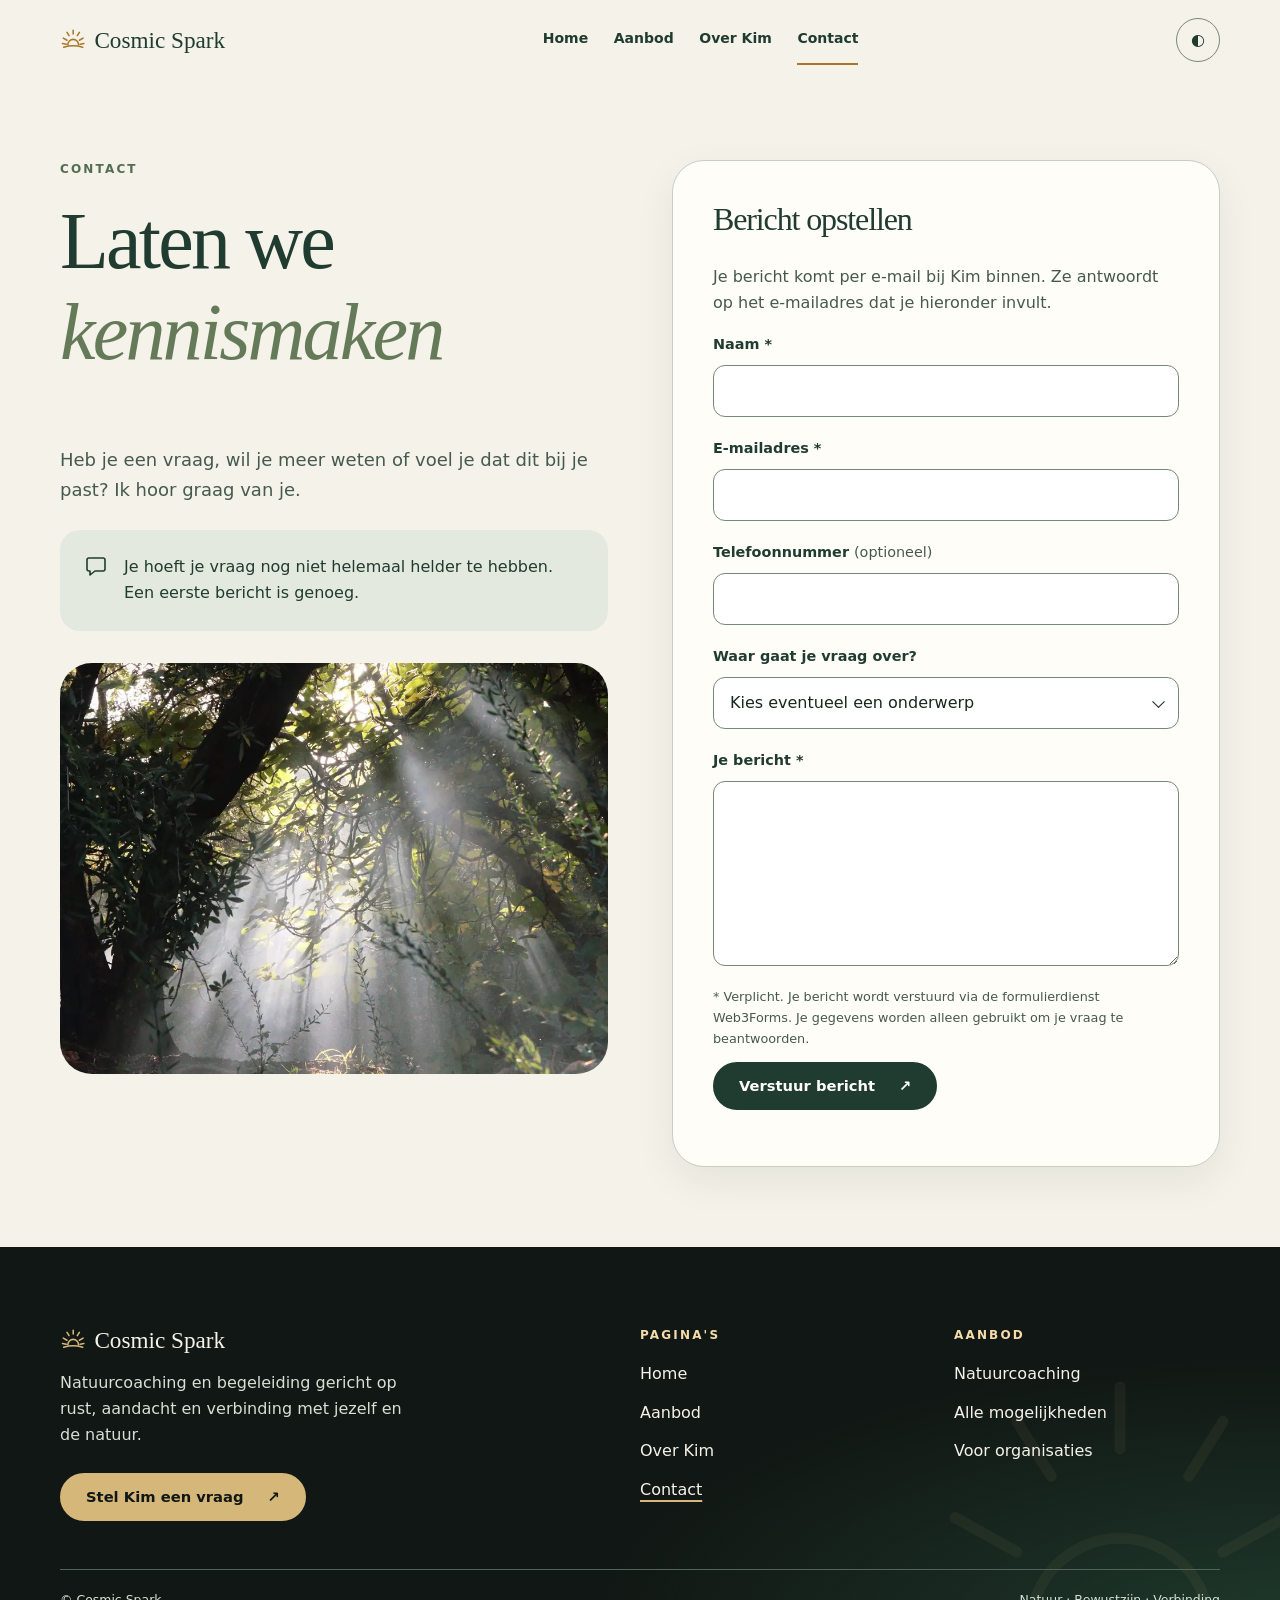
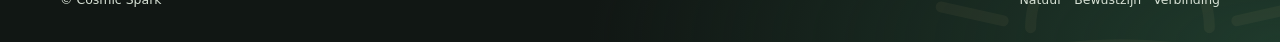
<file: contact.html>
<!doctype html>
<html lang="nl">
 <head>
  <meta charset="utf-8"/>
  <meta content="width=device-width,initial-scale=1,viewport-fit=cover" name="viewport"/>
  <meta content="Stel een vraag over natuurcoaching of het aanbod van Cosmic Spark. Stuur Kim via het formulier een bericht." name="description"/>
  <meta content="light dark" name="color-scheme"/>
  <title>
   Contact | Cosmic Spark
  </title>
  <link href="favicon.svg?v=2" rel="icon" type="image/svg+xml"/>
  <link href="favicon.ico?v=2" rel="alternate icon" sizes="any"/>
  <link href="assets/apple-touch-icon.png" rel="apple-touch-icon"/>
  <link href="manifest.webmanifest" rel="manifest"/>
  <meta content="#f5f2e9" name="theme-color"/>
  <script>
    /* Gekozen thema toepassen vóór de eerste weergave, zodat het donkere thema niet licht knippert. */
    try { var t = localStorage.getItem('cosmic-theme'); if (t === 'dark' || t === 'light') document.documentElement.dataset.theme = t; } catch (e) {}
  </script>
  <link href="design-tokens.css?v=14" rel="stylesheet"/>
  <link href="style.css?v=22" rel="stylesheet"/>
 </head>
 <body class="page-contact">
  <a class="skip" href="#inhoud">
   Ga naar inhoud
  </a>
  <header class="site-header">
   <div class="shell header-inner">
    <a aria-label="Cosmic Spark - home" class="brand" href="index.html">
     <span aria-hidden="true" class="spark">
      <svg class="sun-icon" viewBox="0 0 64 64" focusable="false"><g fill="none" stroke="currentColor" stroke-width="3.8" stroke-linecap="round" stroke-linejoin="round"><path d="M19 43a13 13 0 0 1 26 0"/><path d="M9 49 Q32 42 55 49"/><path d="M32 8v9 M17 13l5 8 M47 13l-5 8 M8 27l9 5 M56 27l-9 5 M6 40l9 2 M58 40l-9 2"/></g></svg>
     </span>
     Cosmic Spark
    </a>
    <nav aria-label="Hoofdnavigatie" class="desktop-nav">
     <a href="index.html">
      Home
     </a>
     <a href="aanbod.html">
      Aanbod
     </a>
     <a href="over-kim.html">
      Over Kim
     </a>
     <a aria-current="page" href="contact.html">
      Contact
     </a>
    </nav>
    <div class="header-actions">
     <button aria-label="Donkere modus" hidden="" aria-pressed="false" class="theme-toggle" title="Wissel tussen licht en donker thema" type="button">
      ◐
     </button>
    </div>
   </div>
  </header>
  <main id="inhoud">
   <section class="section shell contact-layout">
    <div class="contact-copy">
     <p class="eyebrow">
      Contact
     </p>
     <h1>
      Laten we
      <em>
       kennismaken
      </em>
     </h1>
     <p class="lead">
      Heb je een vraag, wil je meer weten of voel je dat dit bij je past? Ik hoor graag van je.
     </p>
     <div class="contact-note">
      <span aria-hidden="true">
       <svg class="line-icon" viewBox="0 0 24 24" focusable="false" fill="none" stroke="currentColor" stroke-width="1.6" stroke-linecap="round" stroke-linejoin="round"><path d="M5 4h14a2 2 0 0 1 2 2v9a2 2 0 0 1-2 2h-8l-5 4v-4H5a2 2 0 0 1-2-2V6a2 2 0 0 1 2-2Z"/></svg>
      </span>
      <p>
       Je hoeft je vraag nog niet helemaal helder te hebben. Een eerste bericht is genoeg.
      </p>
     </div>
     <div class="contact-photo">
      <img alt="Warm zonlicht tussen groene bomen" loading="lazy" decoding="async" width="960" height="1440" src="assets/boslicht-960.webp" srcset="assets/boslicht-480.webp 480w, assets/boslicht-960.webp 960w, assets/boslicht-1600.webp 1600w" sizes="(min-width: 1224px) 548px, (min-width: 700px) 46vw, 100vw"/>
     </div>
    </div>
    <div class="form-panel">
     <h2>
      Bericht opstellen
     </h2>
     <p>
      Je bericht komt per e-mail bij Kim binnen. Ze antwoordt op het e-mailadres dat je hieronder invult.
     </p>
     <!--
      Verzending via Web3Forms (https://web3forms.com).
      De toegangssleutel hoort bij kimwaijers@hotmail.com en is geen geheim: hij kan alleen
      berichten naar dat adres sturen. Vervang VUL-HIER-DE-WEB3FORMS-SLEUTEL-IN door de
      sleutel uit de mail van Web3Forms. De name-attributen hieronder worden de labels in de mail.
     -->
     <form action="https://api.web3forms.com/submit" id="contact-form" method="post">
      <input name="access_key" type="hidden" value="VUL-HIER-DE-WEB3FORMS-SLEUTEL-IN"/>
      <input name="subject" type="hidden" value="Nieuw bericht via de website van Cosmic Spark"/>
      <input name="from_name" type="hidden" value="Website Cosmic Spark"/>
      <!-- Alleen zonder JavaScript: na verzenden naar de eigen bedankpagina. Moet een volledig https-adres op hetzelfde domein zijn. -->
      <input name="redirect" type="hidden" value="https://docentdavid.github.io/cosmicspark/bedankt.html"/>
      <!-- Spamval: onzichtbaar en niet bereikbaar voor bezoekers; alleen spambots vinken dit aan. -->
      <input aria-hidden="true" autocomplete="off" class="botcheck" name="botcheck" tabindex="-1" type="checkbox"/>
      <div class="field">
       <label for="naam">
        Naam
        <span aria-hidden="true">
         *
        </span>
       </label>
       <input aria-describedby="naam-fout" autocomplete="name" id="naam" maxlength="100" minlength="2" name="Naam" title="Vul je naam in (minimaal 2 tekens)." pattern=".*\S.*\S.*" required=""/>
       <p class="field-error" id="naam-fout"></p>
      </div>
      <div class="field">
       <label for="email">
        E-mailadres
        <span aria-hidden="true">
         *
        </span>
       </label>
       <input aria-describedby="email-fout" autocomplete="email" id="email" maxlength="150" name="email" title="Vul een e-mailadres in zoals naam@voorbeeld.nl." pattern="[^@\s]+@[^@\s]+\.[^@\s]{2,}" required="" spellcheck="false" type="email"/>
       <p class="field-error" id="email-fout"></p>
      </div>
      <div class="field">
       <label for="telefoon">
        Telefoonnummer
        <span class="optional">
         (optioneel)
        </span>
       </label>
       <input aria-describedby="telefoon-fout" autocomplete="tel" id="telefoon" inputmode="tel" maxlength="20" name="Telefoonnummer" title="Gebruik alleen cijfers, spaties, streepjes, haakjes en eventueel een + aan het begin." pattern="\+?[0-9 \-\(\)]{8,20}" type="tel"/>
       <p class="field-error" id="telefoon-fout"></p>
      </div>
      <div class="field">
       <label for="dienst">
        Waar gaat je vraag over?
       </label>
       <div class="select-control">
        <select id="dienst" name="Onderwerp">
         <option value="">
          Kies eventueel een onderwerp
         </option>
         <optgroup label="Individueel">
          <option>
           Energetisch werk
          </option>
          <option>
           Individuele coaching
          </option>
          <option>
           Lichaamsgericht werk
          </option>
          <option>
           Natuurcoaching
          </option>
         </optgroup>
         <optgroup label="Groepen">
          <option>
           Retraites en evenementen
          </option>
          <option>
           Workshops en groepen
          </option>
         </optgroup>
         <optgroup label="Zakelijk">
          <option>
           Bedrijven
          </option>
          <option>
           Instellingen
          </option>
          <option value="Organisaties">
           Organisaties
          </option>
         </optgroup>
        </select>
       </div>
      </div>
      <div class="field">
       <label for="bericht">
        Je bericht
        <span aria-hidden="true">
         *
        </span>
       </label>
       <textarea aria-describedby="bericht-fout" id="bericht" maxlength="3000" minlength="10" name="Bericht" required="" rows="6"></textarea>
       <p class="field-error" id="bericht-fout"></p>
      </div>
      <p class="form-hint">
       * Verplicht. Je bericht wordt verstuurd via de formulierdienst Web3Forms. Je gegevens worden alleen gebruikt om je vraag te beantwoorden.
      </p>
      <button class="button" id="contact-submit" type="submit">
       Verstuur bericht
       <span aria-hidden="true">
        &nearrow;
       </span>
      </button>
      <p class="form-status" id="form-status" role="status" tabindex="-1">
      </p>
     </form>
    </div>
   </section>
  </main>
  <footer class="site-footer">
    <div class="shell footer-grid">
      <div class="footer-brand">
        <a class="brand" href="index.html">
          <span aria-hidden="true" class="spark"><svg class="sun-icon" viewBox="0 0 64 64" focusable="false"><g fill="none" stroke="currentColor" stroke-width="3.8" stroke-linecap="round" stroke-linejoin="round"><path d="M19 43a13 13 0 0 1 26 0"/><path d="M9 49 Q32 42 55 49"/><path d="M32 8v9 M17 13l5 8 M47 13l-5 8 M8 27l9 5 M56 27l-9 5 M6 40l9 2 M58 40l-9 2"/></g></svg></span>
          Cosmic Spark
        </a>
        <p>Natuurcoaching en begeleiding gericht op rust, aandacht en verbinding met jezelf en de natuur.</p>
        <a class="button button-gold" href="contact.html">
          Stel Kim een vraag
          <span aria-hidden="true">&nearrow;</span>
        </a>
      </div>
      <nav aria-labelledby="footer-paginas" class="footer-nav">
        <h2 class="footer-heading" id="footer-paginas">Pagina's</h2>
        <ul>
        <li><a href="index.html">Home</a></li>
        <li><a href="aanbod.html">Aanbod</a></li>
        <li><a href="over-kim.html">Over Kim</a></li>
        <li><a href="contact.html" aria-current="page">Contact</a></li>
        </ul>
      </nav>
      <nav aria-labelledby="footer-aanbod" class="footer-nav">
        <h2 class="footer-heading" id="footer-aanbod">Aanbod</h2>
        <ul>
        <li><a href="aanbod/natuurcoaching.html">Natuurcoaching</a></li>
        <li><a href="aanbod.html#aanbod-kaarten">Alle mogelijkheden</a></li>
        <li><a href="aanbod/voor-organisaties.html">Voor organisaties</a></li>
        </ul>
      </nav>
    </div>
    <div class="shell footer-bottom">
      <small>&copy; Cosmic Spark</small>
      <small>Natuur &middot; Bewustzijn &middot; Verbinding</small>
    </div>
  </footer>
  <nav aria-label="Hoofdnavigatie mobiel" class="mobile-dock" data-layout="fixed-bottom-four">
   <a aria-label="Home" data-dock="index.html" href="index.html">
    <svg aria-hidden="true" fill="none" stroke="currentColor" stroke-linecap="round" stroke-linejoin="round" stroke-width="1.8" viewbox="0 0 24 24">
     <path d="m3 10 9-7 9 7v10a1 1 0 0 1-1 1h-5v-7H9v7H4a1 1 0 0 1-1-1z">
     </path>
    </svg>
    <span>
     Home
    </span>
   </a>
   <a aria-label="Aanbod" data-dock="aanbod.html" href="aanbod.html">
    <svg aria-hidden="true" fill="none" stroke="currentColor" stroke-linecap="round" stroke-linejoin="round" stroke-width="1.8" viewbox="0 0 24 24">
     <path d="M20 4C9 4 4 9 4 16a4 4 0 0 0 4 4c7 0 12-5 12-16Z">
     </path>
     <path d="M4 20c2-5 6-9 12-12">
     </path>
    </svg>
    <span>
     Aanbod
    </span>
   </a>
   <a aria-label="Over Kim" data-dock="over-kim.html" href="over-kim.html">
    <svg aria-hidden="true" fill="none" stroke="currentColor" stroke-linecap="round" stroke-linejoin="round" stroke-width="1.8" viewbox="0 0 24 24">
     <path d="M20.8 4.6a5.5 5.5 0 0 0-7.8 0L12 5.7l-1.1-1.1a5.5 5.5 0 0 0-7.8 7.8L12 21l8.8-8.6a5.5 5.5 0 0 0 0-7.8Z">
     </path>
    </svg>
    <span>
     Over Kim
    </span>
   </a>
   <a aria-current="page" aria-label="Contact" class="active" data-dock="contact.html" href="contact.html">
    <svg aria-hidden="true" fill="none" stroke="currentColor" stroke-linecap="round" stroke-linejoin="round" stroke-width="1.8" viewbox="0 0 24 24">
     <rect height="14" rx="2" width="18" x="3" y="5">
     </rect>
     <path d="m3 7 9 7 9-7">
     </path>
    </svg>
    <span>
     Contact
    </span>
   </a>
  </nav>
  <script defer="" src="script.js?v=14">
  </script>
 </body>
</html>
</file>
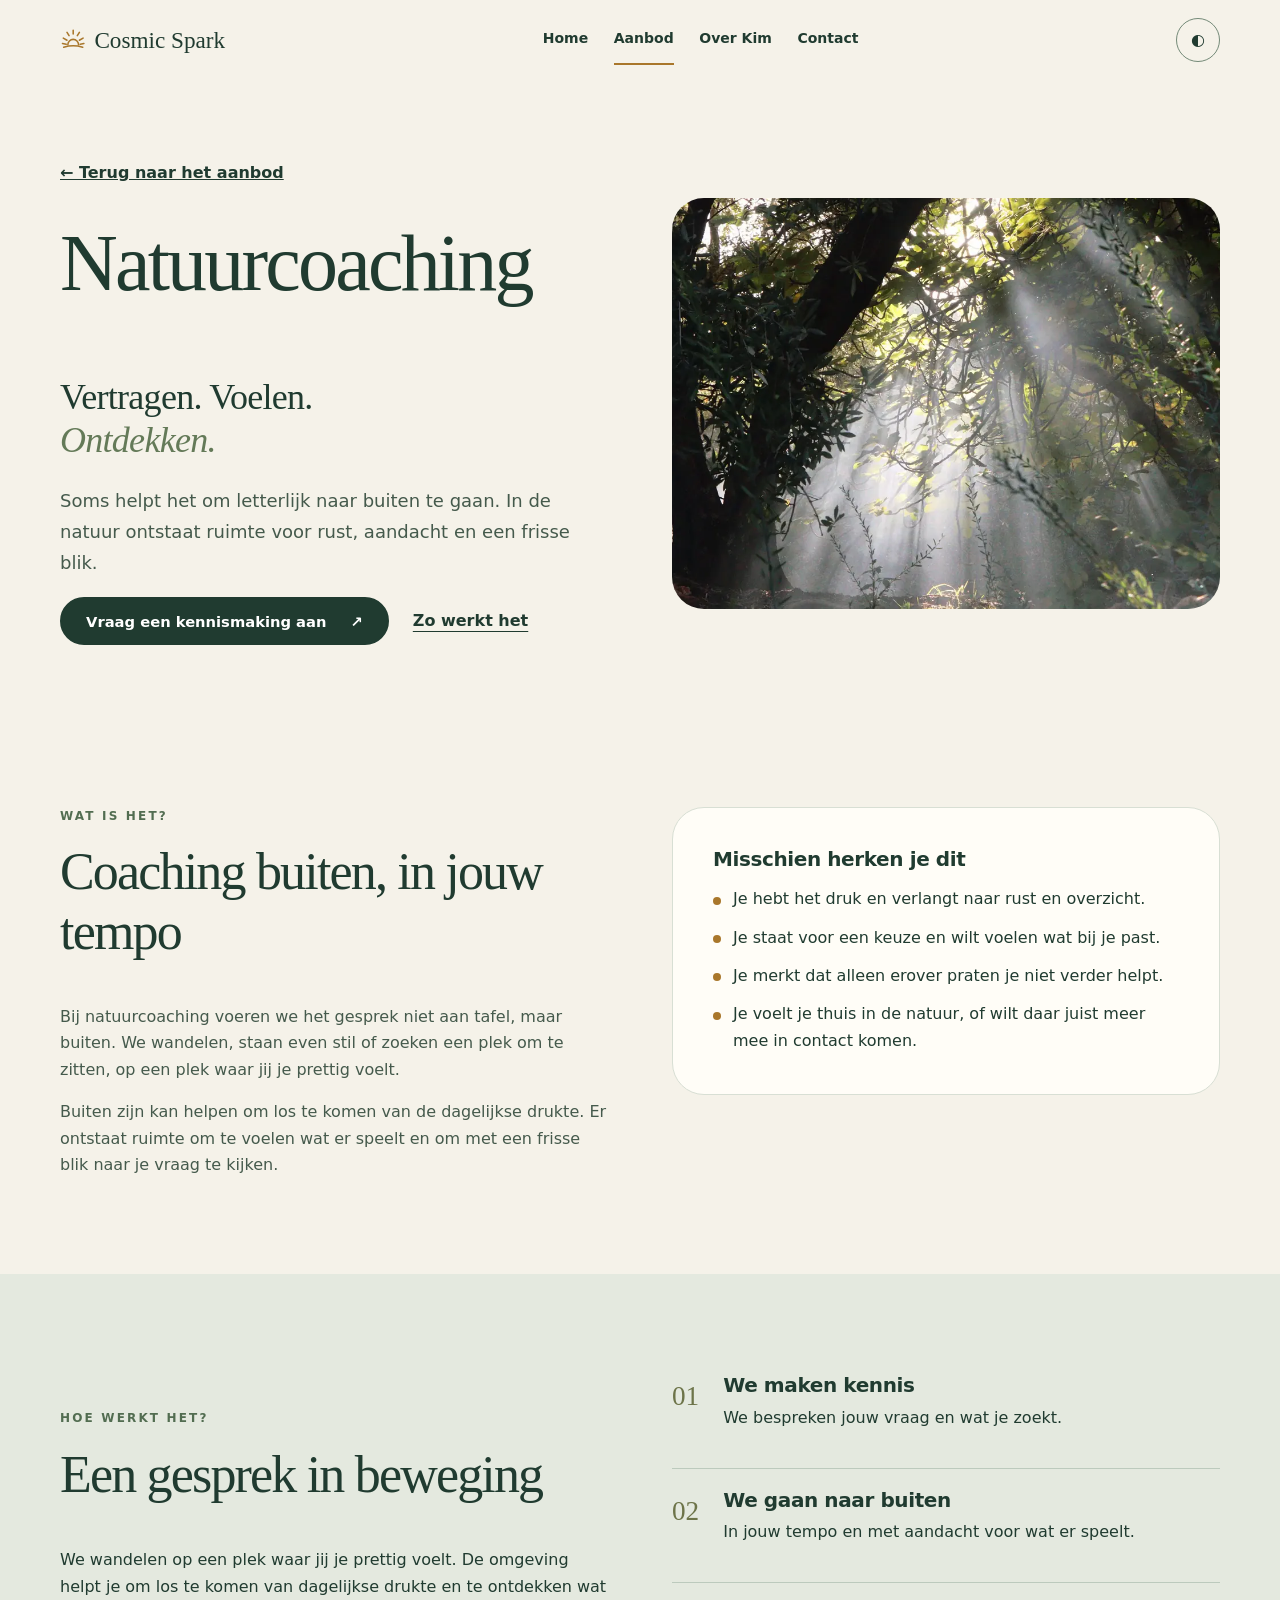
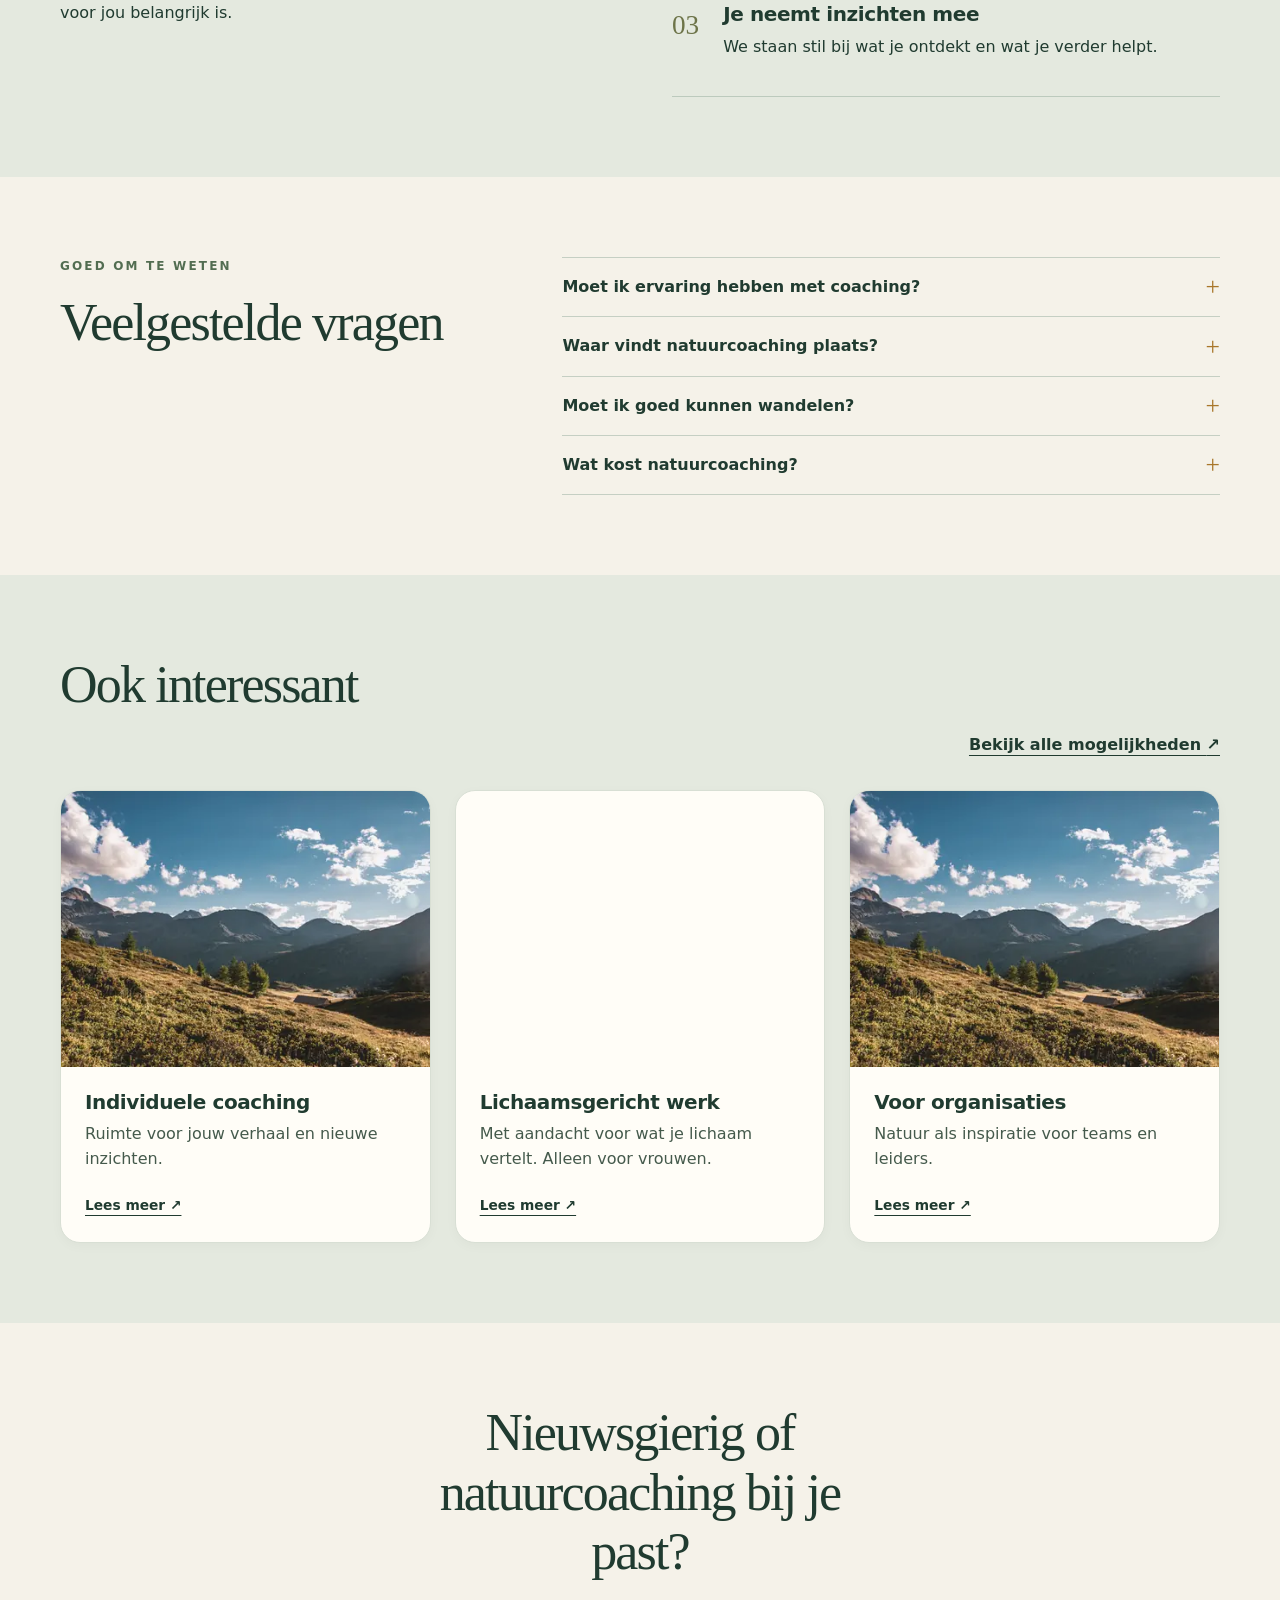
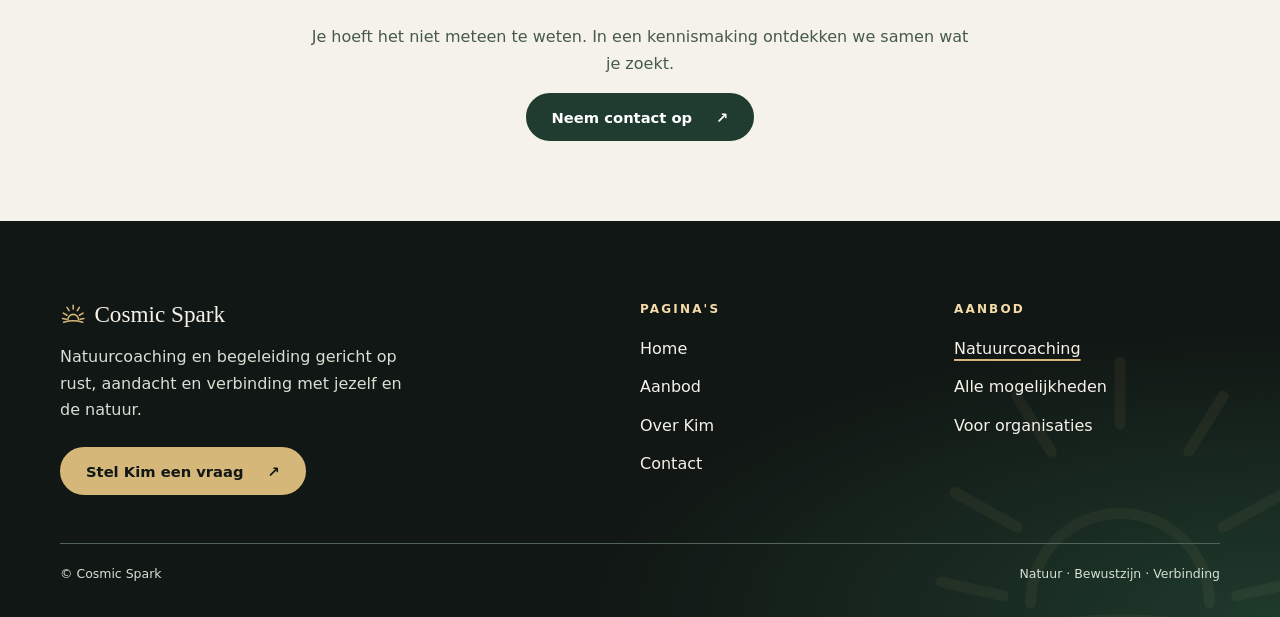
<file: natuurcoaching.html>
<!doctype html>
<html lang="nl">
 <head>
  <meta charset="utf-8"/>
  <meta content="width=device-width,initial-scale=1" name="viewport"/>
  <!-- Oude adres: de pagina staat nu in /aanbod/. Deze doorverwijzing houdt bestaande links en bladwijzers werkend. -->
  <meta content="0; url=aanbod/natuurcoaching.html" http-equiv="refresh"/>
  <meta content="noindex" name="robots"/>
  <link href="aanbod/natuurcoaching.html" rel="canonical"/>
  <title>Natuurcoaching | Cosmic Spark</title>
  <link href="design-tokens.css?v=14" rel="stylesheet"/>
  <link href="style.css?v=22" rel="stylesheet"/>
 </head>
 <body>
  <main class="section shell" id="inhoud">
   <h1>Natuurcoaching</h1>
   <p>Deze pagina is verhuisd. <a href="aanbod/natuurcoaching.html">Ga naar natuurcoaching</a>.</p>
  </main>
 </body>
</html>
</file>
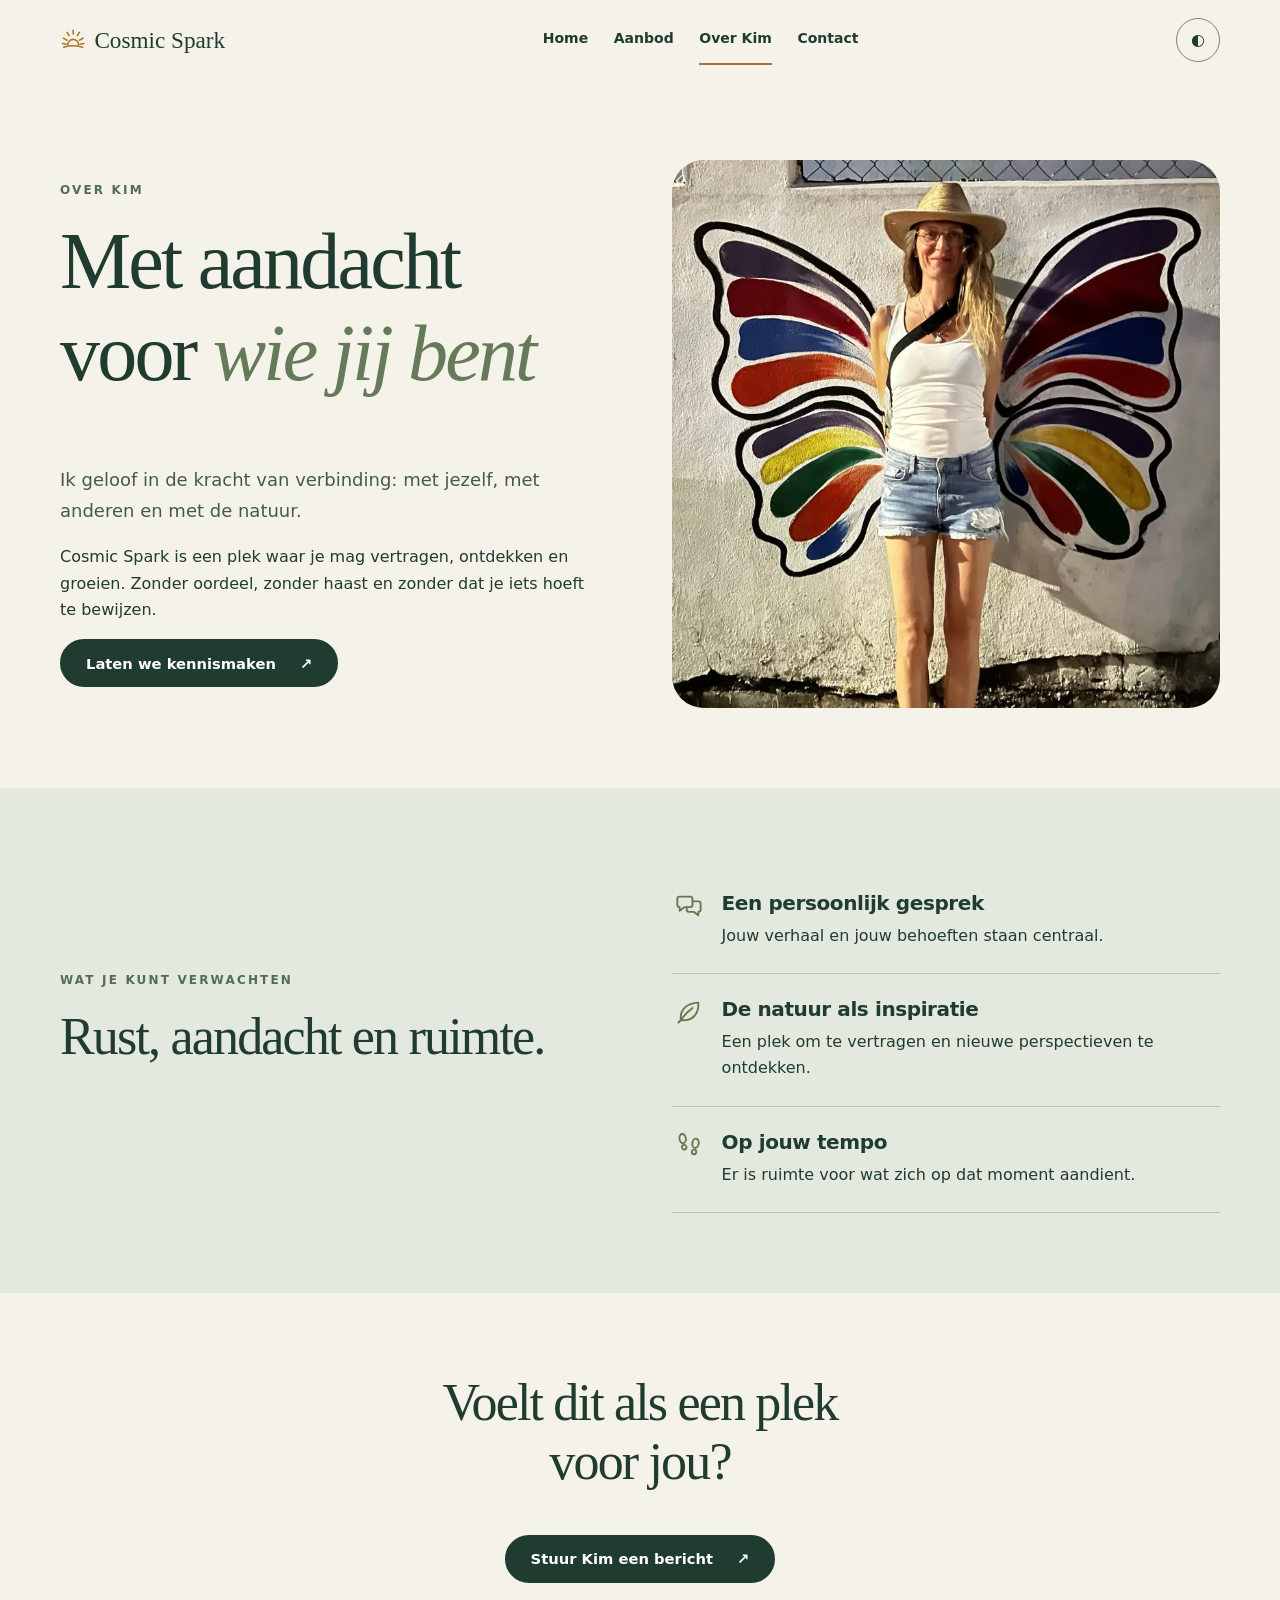
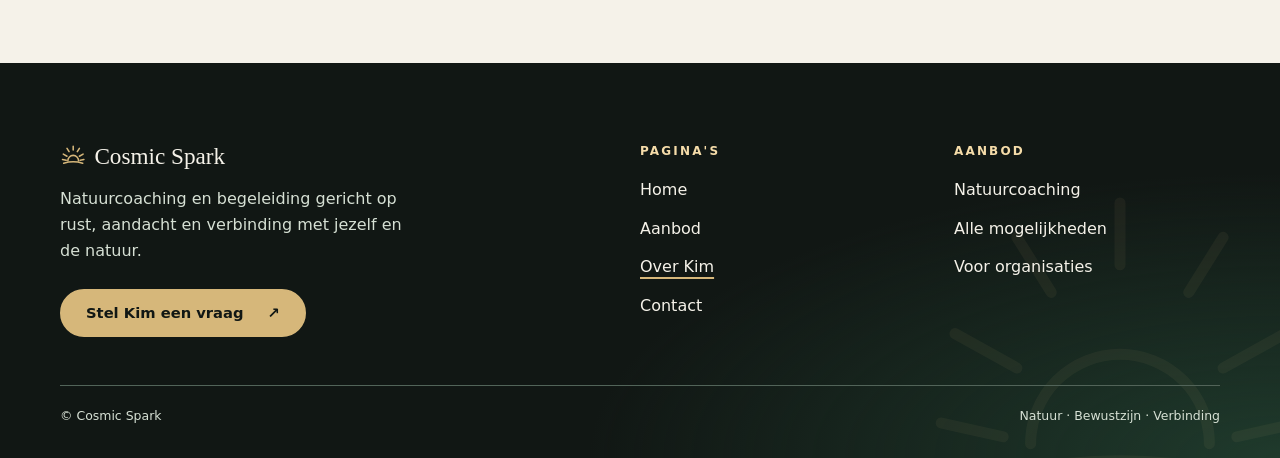
<file: over-kim.html>
<!doctype html>
<html lang="nl">
  <head>
    <meta charset="utf-8" />
    <meta
      content="width=device-width,initial-scale=1,viewport-fit=cover"
      name="viewport"
    />
    <meta
      content="Lees over Kim en de uitgangspunten van Cosmic Spark: persoonlijke aandacht en verbinding met jezelf, anderen en de natuur."
      name="description"
    />
    <meta content="light dark" name="color-scheme" />
    <title>Over Kim | Cosmic Spark</title>
    <link href="favicon.svg?v=2" rel="icon" type="image/svg+xml" />
    <link href="favicon.ico?v=2" rel="alternate icon" sizes="any" />
    <link href="assets/apple-touch-icon.png" rel="apple-touch-icon" />
    <link href="manifest.webmanifest" rel="manifest" />
    <meta content="#f5f2e9" name="theme-color" />
    <script>
      /* Gekozen thema toepassen vóór de eerste weergave, zodat het donkere thema niet licht knippert. */
      try { var t = localStorage.getItem('cosmic-theme'); if (t === 'dark' || t === 'light') document.documentElement.dataset.theme = t; } catch (e) {}
    </script>
    <link href="design-tokens.css?v=14" rel="stylesheet" />
    <link href="style.css?v=22" rel="stylesheet" />
  </head>
  <body class="page-over-kim">
    <a class="skip" href="#inhoud"> Ga naar inhoud </a>
    <header class="site-header">
      <div class="shell header-inner">
        <a aria-label="Cosmic Spark - home" class="brand" href="index.html">
          <span aria-hidden="true" class="spark"> <svg class="sun-icon" viewBox="0 0 64 64" focusable="false"><g fill="none" stroke="currentColor" stroke-width="3.8" stroke-linecap="round" stroke-linejoin="round"><path d="M19 43a13 13 0 0 1 26 0"/><path d="M9 49 Q32 42 55 49"/><path d="M32 8v9 M17 13l5 8 M47 13l-5 8 M8 27l9 5 M56 27l-9 5 M6 40l9 2 M58 40l-9 2"/></g></svg> </span>
          Cosmic Spark
        </a>
        <nav aria-label="Hoofdnavigatie" class="desktop-nav">
          <a href="index.html"> Home </a>
          <a href="aanbod.html"> Aanbod </a>
          <a aria-current="page" href="over-kim.html"> Over Kim </a>
          <a href="contact.html"> Contact </a>
        </nav>
        <div class="header-actions">
          <button
            aria-label="Donkere modus"
            hidden
            aria-pressed="false"
            class="theme-toggle"
            title="Wissel tussen licht en donker thema"
            type="button"
          >
            ◐
          </button>
        </div>
      </div>
    </header>
    <main id="inhoud">
      <section class="section shell about-hero">
        <div class="about-copy">
          <p class="eyebrow">Over Kim</p>
          <h1>
            Met aandacht voor
            <em> wie jij bent </em>
          </h1>
          <p class="lead">
            Ik geloof in de kracht van verbinding: met jezelf, met anderen en
            met de natuur.
          </p>
          <p>
            Cosmic Spark is een plek waar je mag vertragen, ontdekken en
            groeien. Zonder oordeel, zonder haast en zonder dat je iets hoeft te
            bewijzen.
          </p>
          <a class="button" href="contact.html">
            Laten we kennismaken
            <span aria-hidden="true"> &nearrow; </span>
          </a>
        </div>
        <div class="about-portrait">
          <img
            alt="Kim voor een kleurrijke vlindermuurschildering"
            fetchpriority="high"
            loading="eager"
            decoding="async"
            width="800"
            height="800"
            src="assets/kim-800.webp"
            srcset="assets/kim-480.webp 480w, assets/kim-800.webp 800w, assets/kim-1100.webp 1100w"
            sizes="(min-width: 1224px) 548px, (min-width: 700px) 46vw, 100vw"
          />
        </div>
      </section>
      <section class="section section-sage">
        <div class="shell values-grid">
          <div>
            <p class="eyebrow">Wat je kunt verwachten</p>
            <h2>Rust, aandacht en ruimte.</h2>
          </div>
          <div class="value-list">
            <article>
              <span aria-hidden="true" class="value-icon"><svg class="line-icon" viewBox="0 0 24 24" focusable="false" fill="none" stroke="currentColor" stroke-width="1.6" stroke-linecap="round" stroke-linejoin="round"><path d="M4 4h9a2 2 0 0 1 2 2v5a2 2 0 0 1-2 2H8l-4 3v-3a2 2 0 0 1-2-2V6a2 2 0 0 1 2-2Z"/><path d="M15 8h5a2 2 0 0 1 2 2v5a2 2 0 0 1-2 2v3l-4-3h-4a2 2 0 0 1-2-2v-2"/></svg></span>
              <div>
                <h3>Een persoonlijk gesprek</h3>
                <p>Jouw verhaal en jouw behoeften staan centraal.</p>
              </div>
            </article>
            <article>
              <span aria-hidden="true" class="value-icon"><svg class="line-icon" viewBox="0 0 24 24" focusable="false" fill="none" stroke="currentColor" stroke-width="1.6" stroke-linecap="round" stroke-linejoin="round"><path d="M5 19C4 10 10 4.5 20 4c.5 10-5 16-15 15Z"/><path d="M5 19c3-4.5 6.5-8 10-10.5"/><path d="M3 21l2-2"/></svg></span>
              <div>
                <h3>De natuur als inspiratie</h3>
                <p>
                  Een plek om te vertragen en nieuwe perspectieven te ontdekken.
                </p>
              </div>
            </article>
            <article>
              <span aria-hidden="true" class="value-icon"><svg class="line-icon" viewBox="0 0 24 24" focusable="false" fill="none" stroke="currentColor" stroke-width="1.6" stroke-linecap="round" stroke-linejoin="round"><g transform="rotate(-10 7 9)"><ellipse cx="7" cy="6.5" rx="2.7" ry="4"/><ellipse cx="7" cy="14" rx="1.9" ry="2"/></g><g transform="rotate(10 17 14)"><ellipse cx="17" cy="10.5" rx="2.7" ry="4"/><ellipse cx="17" cy="18" rx="1.9" ry="2"/></g></svg></span>
              <div>
                <h3>Op jouw tempo</h3>
                <p>Er is ruimte voor wat zich op dat moment aandient.</p>
              </div>
            </article>
          </div>
        </div>
      </section>
      <section class="section shell compact-cta">
        <h2>Voelt dit als een plek voor jou?</h2>
        <a class="button" href="contact.html">
          Stuur Kim een bericht
          <span aria-hidden="true"> &nearrow; </span>
        </a>
      </section>
    </main>
    <footer class="site-footer">
    <div class="shell footer-grid">
      <div class="footer-brand">
        <a class="brand" href="index.html">
          <span aria-hidden="true" class="spark"><svg class="sun-icon" viewBox="0 0 64 64" focusable="false"><g fill="none" stroke="currentColor" stroke-width="3.8" stroke-linecap="round" stroke-linejoin="round"><path d="M19 43a13 13 0 0 1 26 0"/><path d="M9 49 Q32 42 55 49"/><path d="M32 8v9 M17 13l5 8 M47 13l-5 8 M8 27l9 5 M56 27l-9 5 M6 40l9 2 M58 40l-9 2"/></g></svg></span>
          Cosmic Spark
        </a>
        <p>Natuurcoaching en begeleiding gericht op rust, aandacht en verbinding met jezelf en de natuur.</p>
        <a class="button button-gold" href="contact.html">
          Stel Kim een vraag
          <span aria-hidden="true">&nearrow;</span>
        </a>
      </div>
      <nav aria-labelledby="footer-paginas" class="footer-nav">
        <h2 class="footer-heading" id="footer-paginas">Pagina's</h2>
        <ul>
        <li><a href="index.html">Home</a></li>
        <li><a href="aanbod.html">Aanbod</a></li>
        <li><a href="over-kim.html" aria-current="page">Over Kim</a></li>
        <li><a href="contact.html">Contact</a></li>
        </ul>
      </nav>
      <nav aria-labelledby="footer-aanbod" class="footer-nav">
        <h2 class="footer-heading" id="footer-aanbod">Aanbod</h2>
        <ul>
        <li><a href="aanbod/natuurcoaching.html">Natuurcoaching</a></li>
        <li><a href="aanbod.html#aanbod-kaarten">Alle mogelijkheden</a></li>
        <li><a href="aanbod/voor-organisaties.html">Voor organisaties</a></li>
        </ul>
      </nav>
    </div>
    <div class="shell footer-bottom">
      <small>&copy; Cosmic Spark</small>
      <small>Natuur &middot; Bewustzijn &middot; Verbinding</small>
    </div>
  </footer>
    <nav
      aria-label="Hoofdnavigatie mobiel"
      class="mobile-dock"
      data-layout="fixed-bottom-four"
    >
      <a aria-label="Home" data-dock="index.html" href="index.html">
        <svg
          aria-hidden="true"
          fill="none"
          stroke="currentColor"
          stroke-linecap="round"
          stroke-linejoin="round"
          stroke-width="1.8"
          viewbox="0 0 24 24"
        >
          <path
            d="m3 10 9-7 9 7v10a1 1 0 0 1-1 1h-5v-7H9v7H4a1 1 0 0 1-1-1z"
          ></path>
        </svg>
        <span> Home </span>
      </a>
      <a aria-label="Aanbod" data-dock="aanbod.html" href="aanbod.html">
        <svg
          aria-hidden="true"
          fill="none"
          stroke="currentColor"
          stroke-linecap="round"
          stroke-linejoin="round"
          stroke-width="1.8"
          viewbox="0 0 24 24"
        >
          <path d="M20 4C9 4 4 9 4 16a4 4 0 0 0 4 4c7 0 12-5 12-16Z"></path>
          <path d="M4 20c2-5 6-9 12-12"></path>
        </svg>
        <span> Aanbod </span>
      </a>
      <a
        aria-current="page"
        aria-label="Over Kim"
        class="active"
        data-dock="over-kim.html"
        href="over-kim.html"
      >
        <svg
          aria-hidden="true"
          fill="none"
          stroke="currentColor"
          stroke-linecap="round"
          stroke-linejoin="round"
          stroke-width="1.8"
          viewbox="0 0 24 24"
        >
          <path
            d="M20.8 4.6a5.5 5.5 0 0 0-7.8 0L12 5.7l-1.1-1.1a5.5 5.5 0 0 0-7.8 7.8L12 21l8.8-8.6a5.5 5.5 0 0 0 0-7.8Z"
          ></path>
        </svg>
        <span> Over Kim </span>
      </a>
      <a aria-label="Contact" data-dock="contact.html" href="contact.html">
        <svg
          aria-hidden="true"
          fill="none"
          stroke="currentColor"
          stroke-linecap="round"
          stroke-linejoin="round"
          stroke-width="1.8"
          viewbox="0 0 24 24"
        >
          <rect height="14" rx="2" width="18" x="3" y="5"></rect>
          <path d="m3 7 9 7 9-7"></path>
        </svg>
        <span> Contact </span>
      </a>
    </nav>
    <script defer="" src="script.js?v=14"></script>
  </body>
</html>
</file>
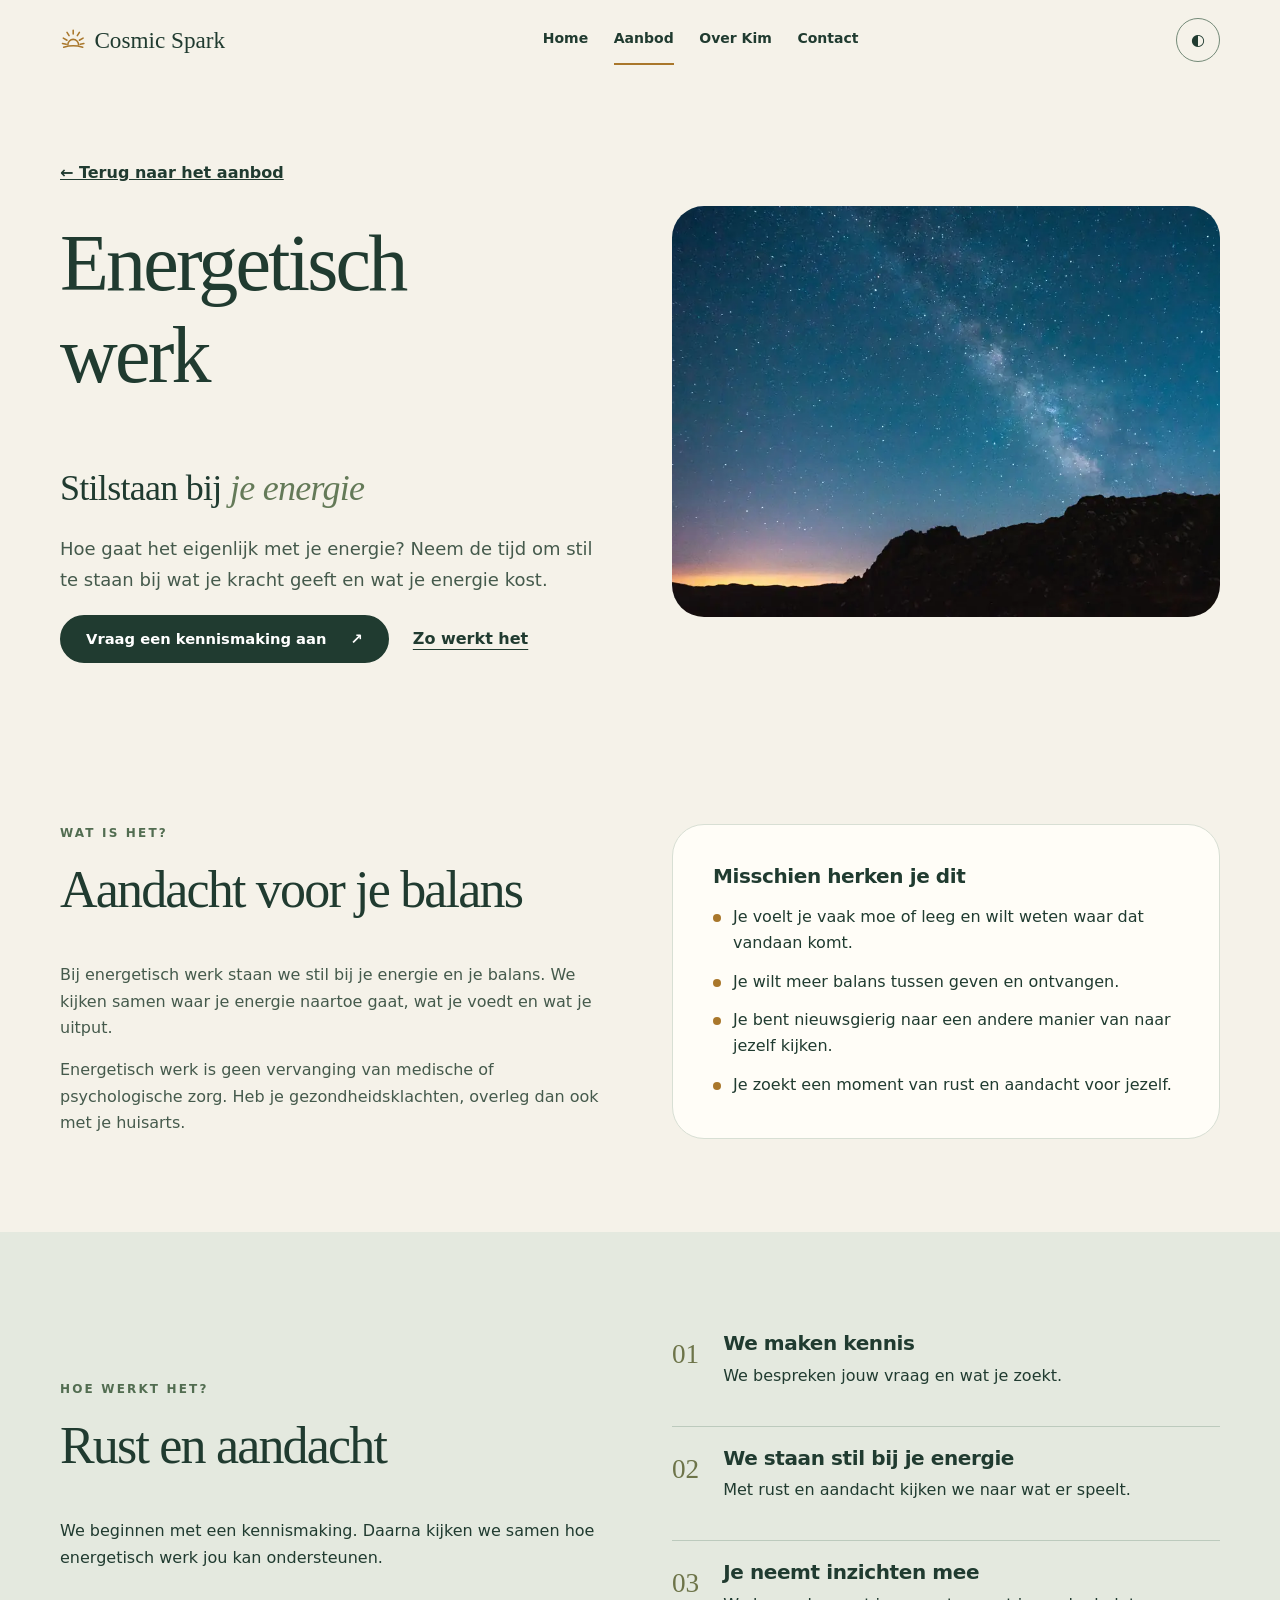
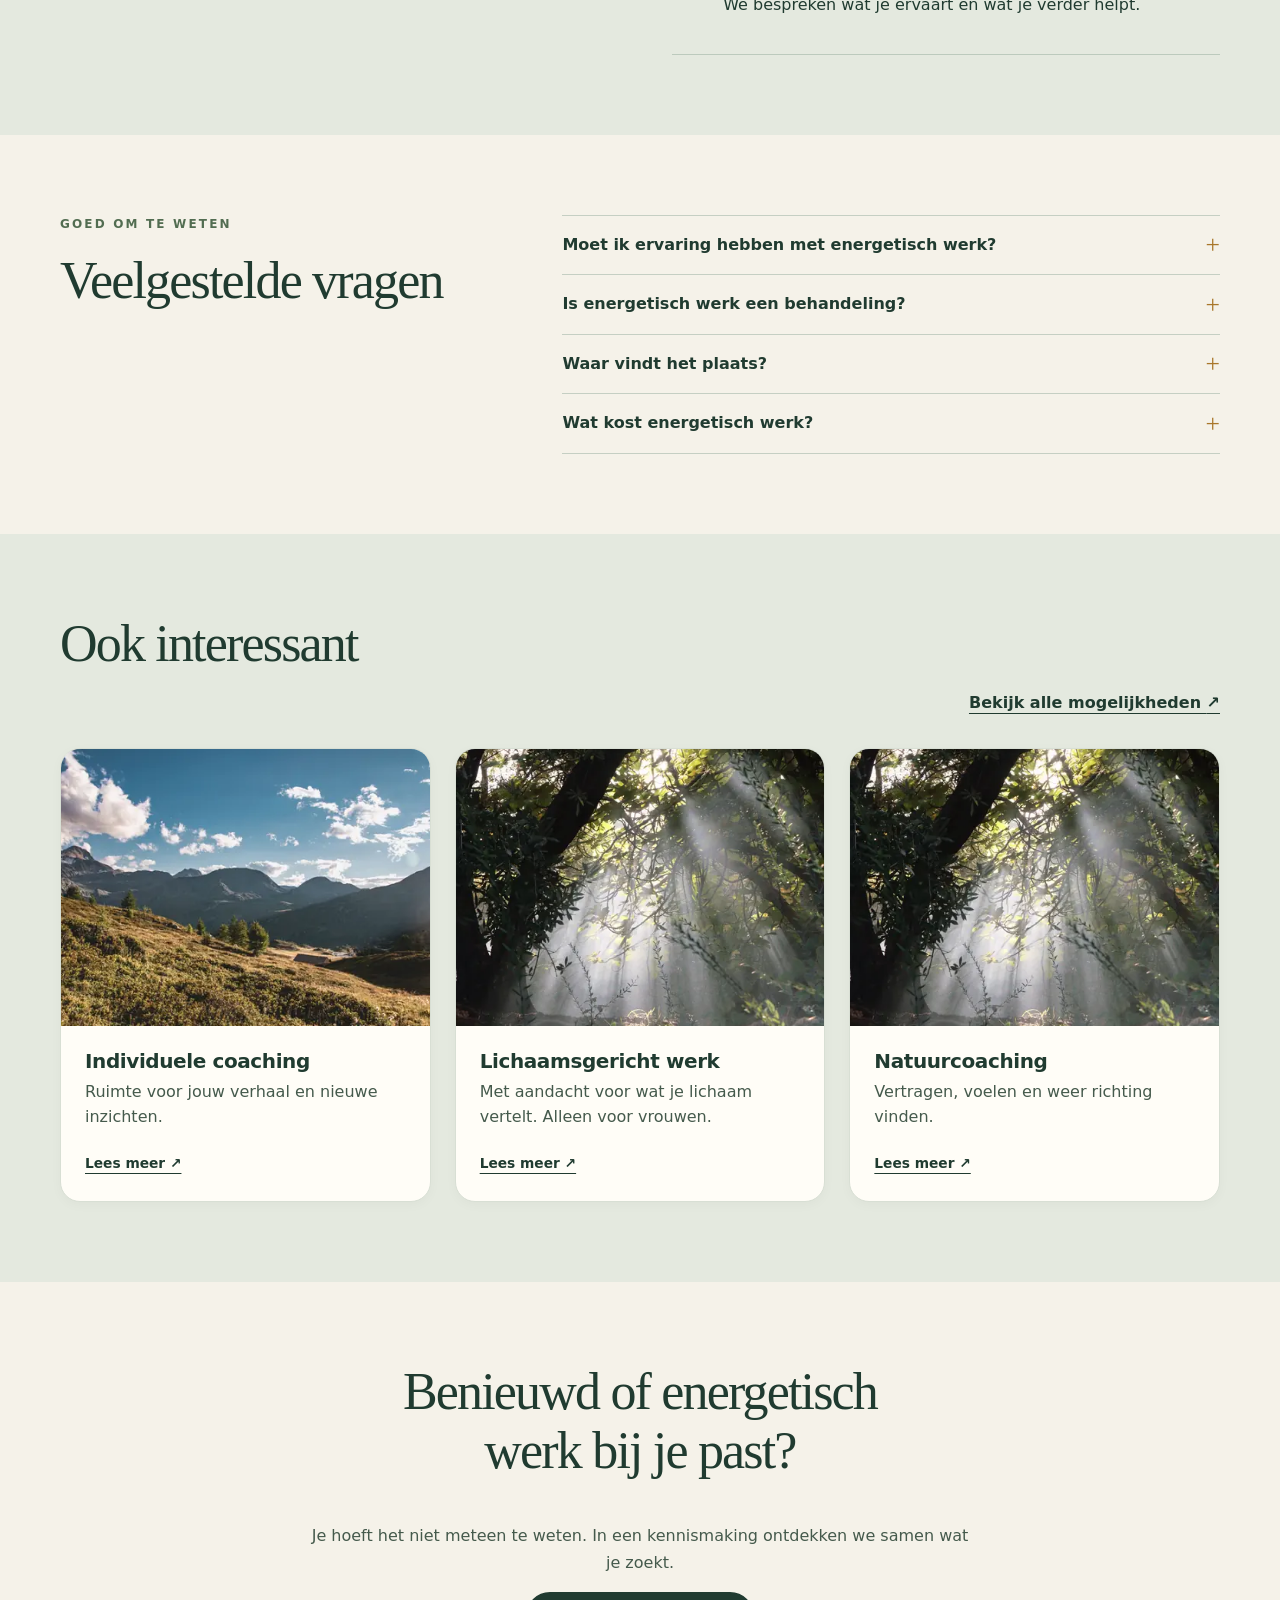
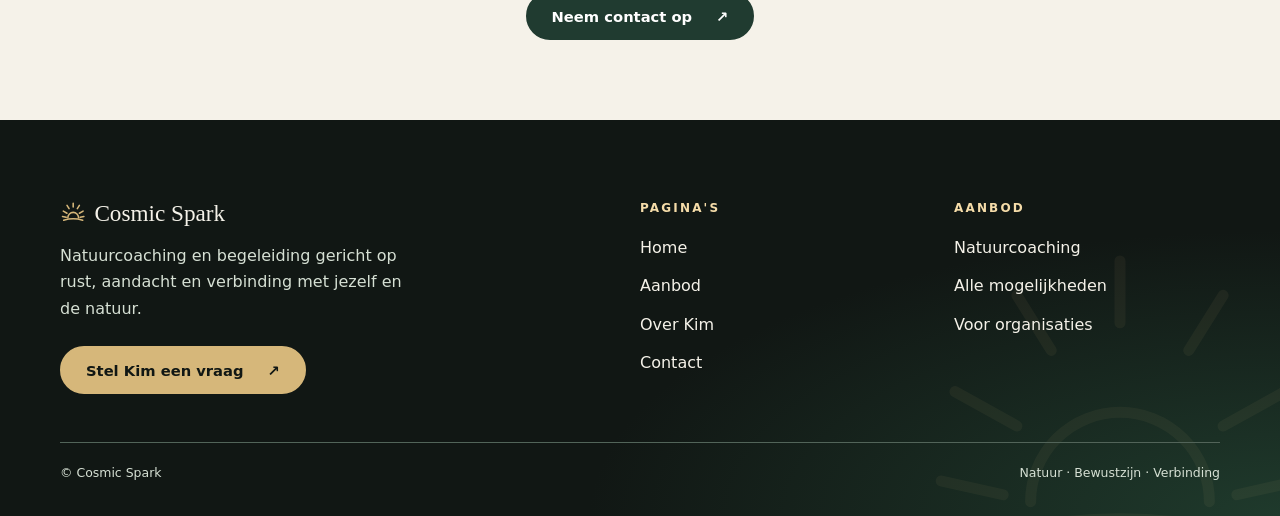
<file: aanbod/energetisch-werk.html>
<!doctype html>
<html lang="nl">
 <head>
  <meta charset="utf-8"/>
  <meta content="width=device-width,initial-scale=1,viewport-fit=cover" name="viewport"/>
  <meta content="Lees wat energetisch werk bij Cosmic Spark inhoudt: stilstaan bij je energie en balans." name="description"/>
  <meta content="light dark" name="color-scheme"/>
  <title>Energetisch werk | Cosmic Spark</title>
  <link href="../favicon.svg?v=2" rel="icon" type="image/svg+xml"/>
  <link href="../favicon.ico?v=2" rel="alternate icon" sizes="any"/>
  <link href="../assets/apple-touch-icon.png" rel="apple-touch-icon"/>
  <link href="../manifest.webmanifest" rel="manifest"/>
  <meta content="#f5f2e9" name="theme-color"/>
  <script>
    /* Gekozen thema toepassen vóór de eerste weergave, zodat het donkere thema niet licht knippert. */
    try { var t = localStorage.getItem('cosmic-theme'); if (t === 'dark' || t === 'light') document.documentElement.dataset.theme = t; } catch (e) {}
  </script>
  <link href="../design-tokens.css?v=14" rel="stylesheet"/>
  <link href="../style.css?v=22" rel="stylesheet"/>
 </head>
 <body class="page-detail page-energetisch-werk">
  <a class="skip" href="#inhoud">Ga naar inhoud</a>
  <header class="site-header">
   <div class="shell header-inner">
    <a aria-label="Cosmic Spark - home" class="brand" href="../index.html">
     <span aria-hidden="true" class="spark">
      <svg class="sun-icon" viewBox="0 0 64 64" focusable="false"><g fill="none" stroke="currentColor" stroke-width="3.8" stroke-linecap="round" stroke-linejoin="round"><path d="M19 43a13 13 0 0 1 26 0"/><path d="M9 49 Q32 42 55 49"/><path d="M32 8v9 M17 13l5 8 M47 13l-5 8 M8 27l9 5 M56 27l-9 5 M6 40l9 2 M58 40l-9 2"/></g></svg>
     </span>
     Cosmic Spark
    </a>
    <nav aria-label="Hoofdnavigatie" class="desktop-nav">
     <a href="../index.html">Home</a>
     <a aria-current="true" href="../aanbod.html">Aanbod</a>
     <a href="../over-kim.html">Over Kim</a>
     <a href="../contact.html">Contact</a>
    </nav>
    <div class="header-actions">
     <button aria-label="Donkere modus" hidden="" aria-pressed="false" class="theme-toggle" title="Wissel tussen licht en donker thema" type="button">◐</button>
    </div>
   </div>
  </header>

  <main id="inhoud">
   <section aria-labelledby="detail-titel" class="detail-hero shell section">
    <div class="detail-copy">
     <a class="back-link" href="../aanbod.html#aanbod-kaarten">&larr; Terug naar het aanbod</a>
     <h1 id="detail-titel">Energetisch werk</h1>
     <p class="detail-tagline">Stilstaan bij <em>je energie</em></p>
     <p class="lead">
      Hoe gaat het eigenlijk met je energie? Neem de tijd om stil te staan bij wat je kracht geeft en wat je energie kost.
     </p>
     <div class="detail-actions">
      <a class="button" href="../contact.html?dienst=Energetisch%20werk">
       Vraag een kennismaking aan
       <span aria-hidden="true">&nearrow;</span>
      </a>
      <a class="text-link" href="#werkwijze">Zo werkt het</a>
     </div>
    </div>
    <div class="detail-image">
     <img alt="Sterrenhemel boven een donker landschap" fetchpriority="high" loading="eager" decoding="async" width="960" height="640" src="../assets/kosmische-nacht-960.webp" srcset="../assets/kosmische-nacht-480.webp 480w, ../assets/kosmische-nacht-960.webp 960w, ../assets/kosmische-nacht-1600.webp 1600w" sizes="(min-width: 1224px) 548px, (min-width: 700px) 46vw, 100vw"/>
    </div>
   </section>

   <section aria-labelledby="wat-titel" class="section shell">
    <div class="split-section detail-intro">
     <div>
      <p class="eyebrow">Wat is het?</p>
      <h2 id="wat-titel">Aandacht voor je balans</h2>
      <p>Bij energetisch werk staan we stil bij je energie en je balans. We kijken samen waar je energie naartoe gaat, wat je voedt en wat je uitput.</p>
      <p>Energetisch werk is geen vervanging van medische of psychologische zorg. Heb je gezondheidsklachten, overleg dan ook met je huisarts.</p>
     </div>
     <div class="detail-panel">
      <h3>Misschien herken je dit</h3>
      <ul class="check-list">
       <li>Je voelt je vaak moe of leeg en wilt weten waar dat vandaan komt.</li>
       <li>Je wilt meer balans tussen geven en ontvangen.</li>
       <li>Je bent nieuwsgierig naar een andere manier van naar jezelf kijken.</li>
       <li>Je zoekt een moment van rust en aandacht voor jezelf.</li>
      </ul>
     </div>
    </div>
   </section>

   <section aria-labelledby="werkwijze-titel" class="section section-sage" id="werkwijze">
    <div class="shell split-section">
     <div>
      <p class="eyebrow">Hoe werkt het?</p>
      <h2 id="werkwijze-titel">Rust en aandacht</h2>
      <p>
       We beginnen met een kennismaking. Daarna kijken we samen hoe energetisch werk jou kan ondersteunen.
      </p>
     </div>
     <ol class="steps">
      <li>
       <span aria-hidden="true">01</span>
       <div>
        <h3>We maken kennis</h3>
        <p>We bespreken jouw vraag en wat je zoekt.</p>
       </div>
      </li>
      <li>
       <span aria-hidden="true">02</span>
       <div>
        <h3>We staan stil bij je energie</h3>
        <p>Met rust en aandacht kijken we naar wat er speelt.</p>
       </div>
      </li>
      <li>
       <span aria-hidden="true">03</span>
       <div>
        <h3>Je neemt inzichten mee</h3>
        <p>We bespreken wat je ervaart en wat je verder helpt.</p>
       </div>
      </li>
     </ol>
    </div>
   </section>

   <section aria-labelledby="vragen-titel" class="section shell">
    <div class="faq">
     <div>
      <p class="eyebrow">Goed om te weten</p>
      <h2 id="vragen-titel">Veelgestelde vragen</h2>
     </div>
     <div class="faq-list">
      <details>
       <summary>Moet ik ervaring hebben met energetisch werk?</summary>
       <p>Nee. Tijdens een kennismaking bespreek je wat je zoekt en of energetisch werk daarbij past.</p>
      </details>
      <details>
       <summary>Is energetisch werk een behandeling?</summary>
       <p>Nee. Energetisch werk is geen vervanging van medische of psychologische zorg. Heb je gezondheidsklachten, overleg dan ook met je huisarts.</p>
      </details>
      <details>
       <summary>Waar vindt het plaats?</summary>
       <p>De locatie spreken we vooraf samen af.</p>
      </details>
      <details>
       <summary>Wat kost energetisch werk?</summary>
       <p>Stuur Kim een bericht via de <a href="../contact.html?dienst=Energetisch%20werk">contactpagina</a> voor meer informatie over de mogelijkheden en kosten.</p>
      </details>
     </div>
    </div>
   </section>

   <section aria-labelledby="meer-titel" class="section section-sage">
    <div class="shell">
     <div class="section-heading">
      <h2 id="meer-titel">Ook interessant</h2>
      <a class="text-link" href="../aanbod.html#aanbod-kaarten">Bekijk alle mogelijkheden <span aria-hidden="true">&nearrow;</span></a>
     </div>
     <div class="service-grid related-grid">
      <article class="service-card">
       <div class="service-image">
        <img alt="" loading="lazy" decoding="async" width="960" height="640" src="../assets/berg-en-ruimte-960.webp" srcset="../assets/berg-en-ruimte-480.webp 480w, ../assets/berg-en-ruimte-960.webp 960w, ../assets/berg-en-ruimte-1600.webp 1600w" sizes="(min-width: 1100px) 360px, (min-width: 700px) 30vw, (min-width: 421px) 46vw, 100vw"/>
       </div>
       <div class="service-content">
        <h3><a class="card-link" href="individuele-coaching.html">Individuele coaching</a></h3>
        <p>Ruimte voor jouw verhaal en nieuwe inzichten.</p>
        <span aria-hidden="true" class="text-link">Lees meer &nearrow;</span>
       </div>
      </article>
      <article class="service-card">
       <div class="service-image">
        <img alt="" loading="lazy" decoding="async" width="960" height="1440" src="../assets/boslicht-960.webp" srcset="../assets/boslicht-480.webp 480w, ../assets/boslicht-960.webp 960w, ../assets/boslicht-1600.webp 1600w" sizes="(min-width: 1100px) 360px, (min-width: 700px) 30vw, (min-width: 421px) 46vw, 100vw"/>
       </div>
       <div class="service-content">
        <h3><a class="card-link" href="lichaamsgericht-werk.html">Lichaamsgericht werk</a></h3>
        <p>Met aandacht voor wat je lichaam vertelt. Alleen voor vrouwen.</p>
        <span aria-hidden="true" class="text-link">Lees meer &nearrow;</span>
       </div>
      </article>
      <article class="service-card">
       <div class="service-image">
        <img alt="" loading="lazy" decoding="async" width="960" height="1440" src="../assets/boslicht-960.webp" srcset="../assets/boslicht-480.webp 480w, ../assets/boslicht-960.webp 960w, ../assets/boslicht-1600.webp 1600w" sizes="(min-width: 1100px) 360px, (min-width: 700px) 30vw, (min-width: 421px) 46vw, 100vw"/>
       </div>
       <div class="service-content">
        <h3><a class="card-link" href="natuurcoaching.html">Natuurcoaching</a></h3>
        <p>Vertragen, voelen en weer richting vinden.</p>
        <span aria-hidden="true" class="text-link">Lees meer &nearrow;</span>
       </div>
      </article>
     </div>
    </div>
   </section>

   <section aria-labelledby="cta-titel" class="section shell compact-cta">
    <h2 id="cta-titel">Benieuwd of energetisch werk bij je past?</h2>
    <p>Je hoeft het niet meteen te weten. In een kennismaking ontdekken we samen wat je zoekt.</p>
    <a class="button" href="../contact.html?dienst=Energetisch%20werk">
     Neem contact op
     <span aria-hidden="true">&nearrow;</span>
    </a>
   </section>
  </main>

  <footer class="site-footer">
    <div class="shell footer-grid">
      <div class="footer-brand">
        <a class="brand" href="../index.html">
          <span aria-hidden="true" class="spark"><svg class="sun-icon" viewBox="0 0 64 64" focusable="false"><g fill="none" stroke="currentColor" stroke-width="3.8" stroke-linecap="round" stroke-linejoin="round"><path d="M19 43a13 13 0 0 1 26 0"/><path d="M9 49 Q32 42 55 49"/><path d="M32 8v9 M17 13l5 8 M47 13l-5 8 M8 27l9 5 M56 27l-9 5 M6 40l9 2 M58 40l-9 2"/></g></svg></span>
          Cosmic Spark
        </a>
        <p>Natuurcoaching en begeleiding gericht op rust, aandacht en verbinding met jezelf en de natuur.</p>
        <a class="button button-gold" href="../contact.html">
          Stel Kim een vraag
          <span aria-hidden="true">&nearrow;</span>
        </a>
      </div>
      <nav aria-labelledby="footer-paginas" class="footer-nav">
        <h2 class="footer-heading" id="footer-paginas">Pagina's</h2>
        <ul>
        <li><a href="../index.html">Home</a></li>
        <li><a href="../aanbod.html">Aanbod</a></li>
        <li><a href="../over-kim.html">Over Kim</a></li>
        <li><a href="../contact.html">Contact</a></li>
        </ul>
      </nav>
      <nav aria-labelledby="footer-aanbod" class="footer-nav">
        <h2 class="footer-heading" id="footer-aanbod">Aanbod</h2>
        <ul>
        <li><a href="natuurcoaching.html">Natuurcoaching</a></li>
        <li><a href="../aanbod.html#aanbod-kaarten">Alle mogelijkheden</a></li>
        <li><a href="voor-organisaties.html">Voor organisaties</a></li>
        </ul>
      </nav>
    </div>
    <div class="shell footer-bottom">
      <small>&copy; Cosmic Spark</small>
      <small>Natuur &middot; Bewustzijn &middot; Verbinding</small>
    </div>
  </footer>

  <nav aria-label="Hoofdnavigatie mobiel" class="mobile-dock" data-layout="fixed-bottom-four">
   <a aria-label="Home" href="../index.html">
    <svg aria-hidden="true" fill="none" stroke="currentColor" stroke-linecap="round" stroke-linejoin="round" stroke-width="1.8" viewBox="0 0 24 24"><path d="m3 10 9-7 9 7v10a1 1 0 0 1-1 1h-5v-7H9v7H4a1 1 0 0 1-1-1z"></path></svg>
    <span>Home</span>
   </a>
   <a aria-current="true" aria-label="Aanbod" href="../aanbod.html">
    <svg aria-hidden="true" fill="none" stroke="currentColor" stroke-linecap="round" stroke-linejoin="round" stroke-width="1.8" viewBox="0 0 24 24"><path d="M20 4C9 4 4 9 4 16a4 4 0 0 0 4 4c7 0 12-5 12-16Z"></path><path d="M4 20c2-5 6-9 12-12"></path></svg>
    <span>Aanbod</span>
   </a>
   <a aria-label="Over Kim" href="../over-kim.html">
    <svg aria-hidden="true" fill="none" stroke="currentColor" stroke-linecap="round" stroke-linejoin="round" stroke-width="1.8" viewBox="0 0 24 24"><path d="M20.8 4.6a5.5 5.5 0 0 0-7.8 0L12 5.7l-1.1-1.1a5.5 5.5 0 0 0-7.8 7.8L12 21l8.8-8.6a5.5 5.5 0 0 0 0-7.8Z"></path></svg>
    <span>Over Kim</span>
   </a>
   <a aria-label="Contact" href="../contact.html">
    <svg aria-hidden="true" fill="none" stroke="currentColor" stroke-linecap="round" stroke-linejoin="round" stroke-width="1.8" viewBox="0 0 24 24"><rect height="14" rx="2" width="18" x="3" y="5"></rect><path d="m3 7 9 7 9-7"></path></svg>
    <span>Contact</span>
   </a>
  </nav>
  <script defer="" src="../script.js?v=14"></script>
 </body>
</html>
</file>
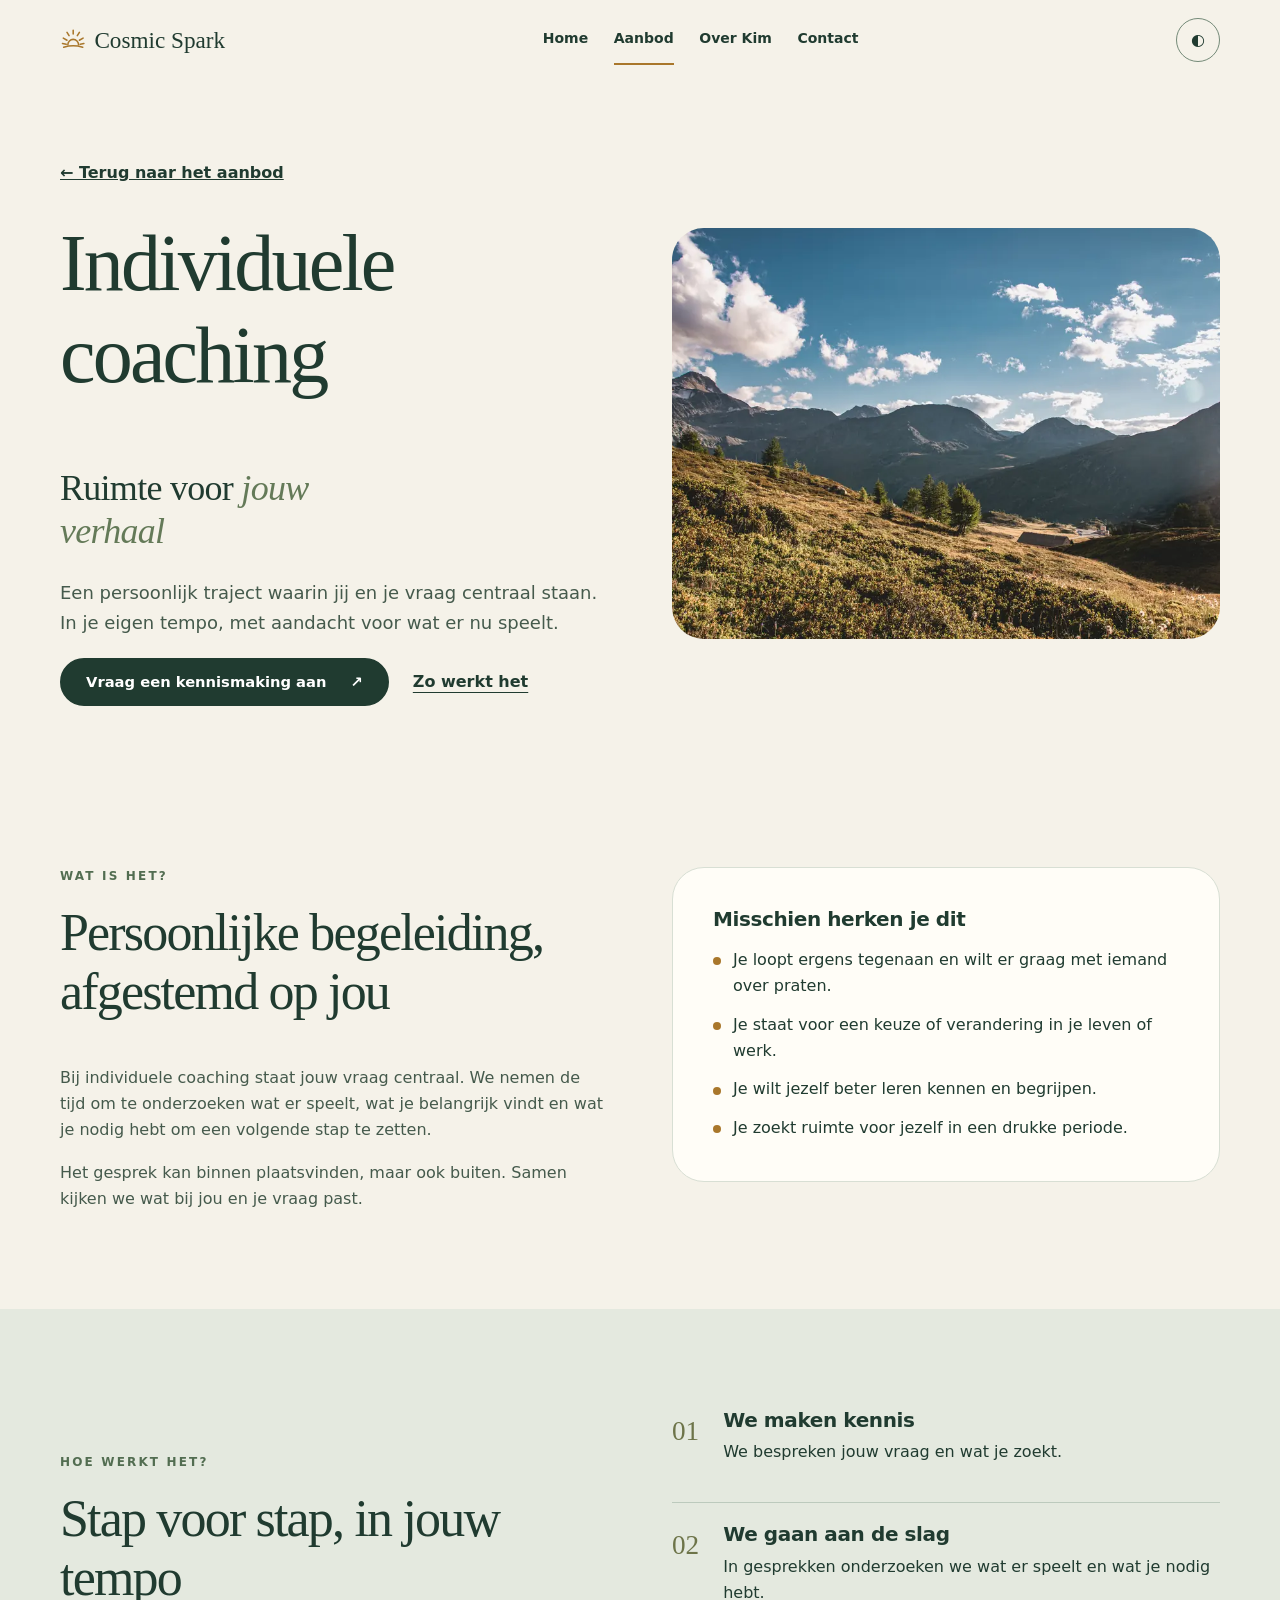
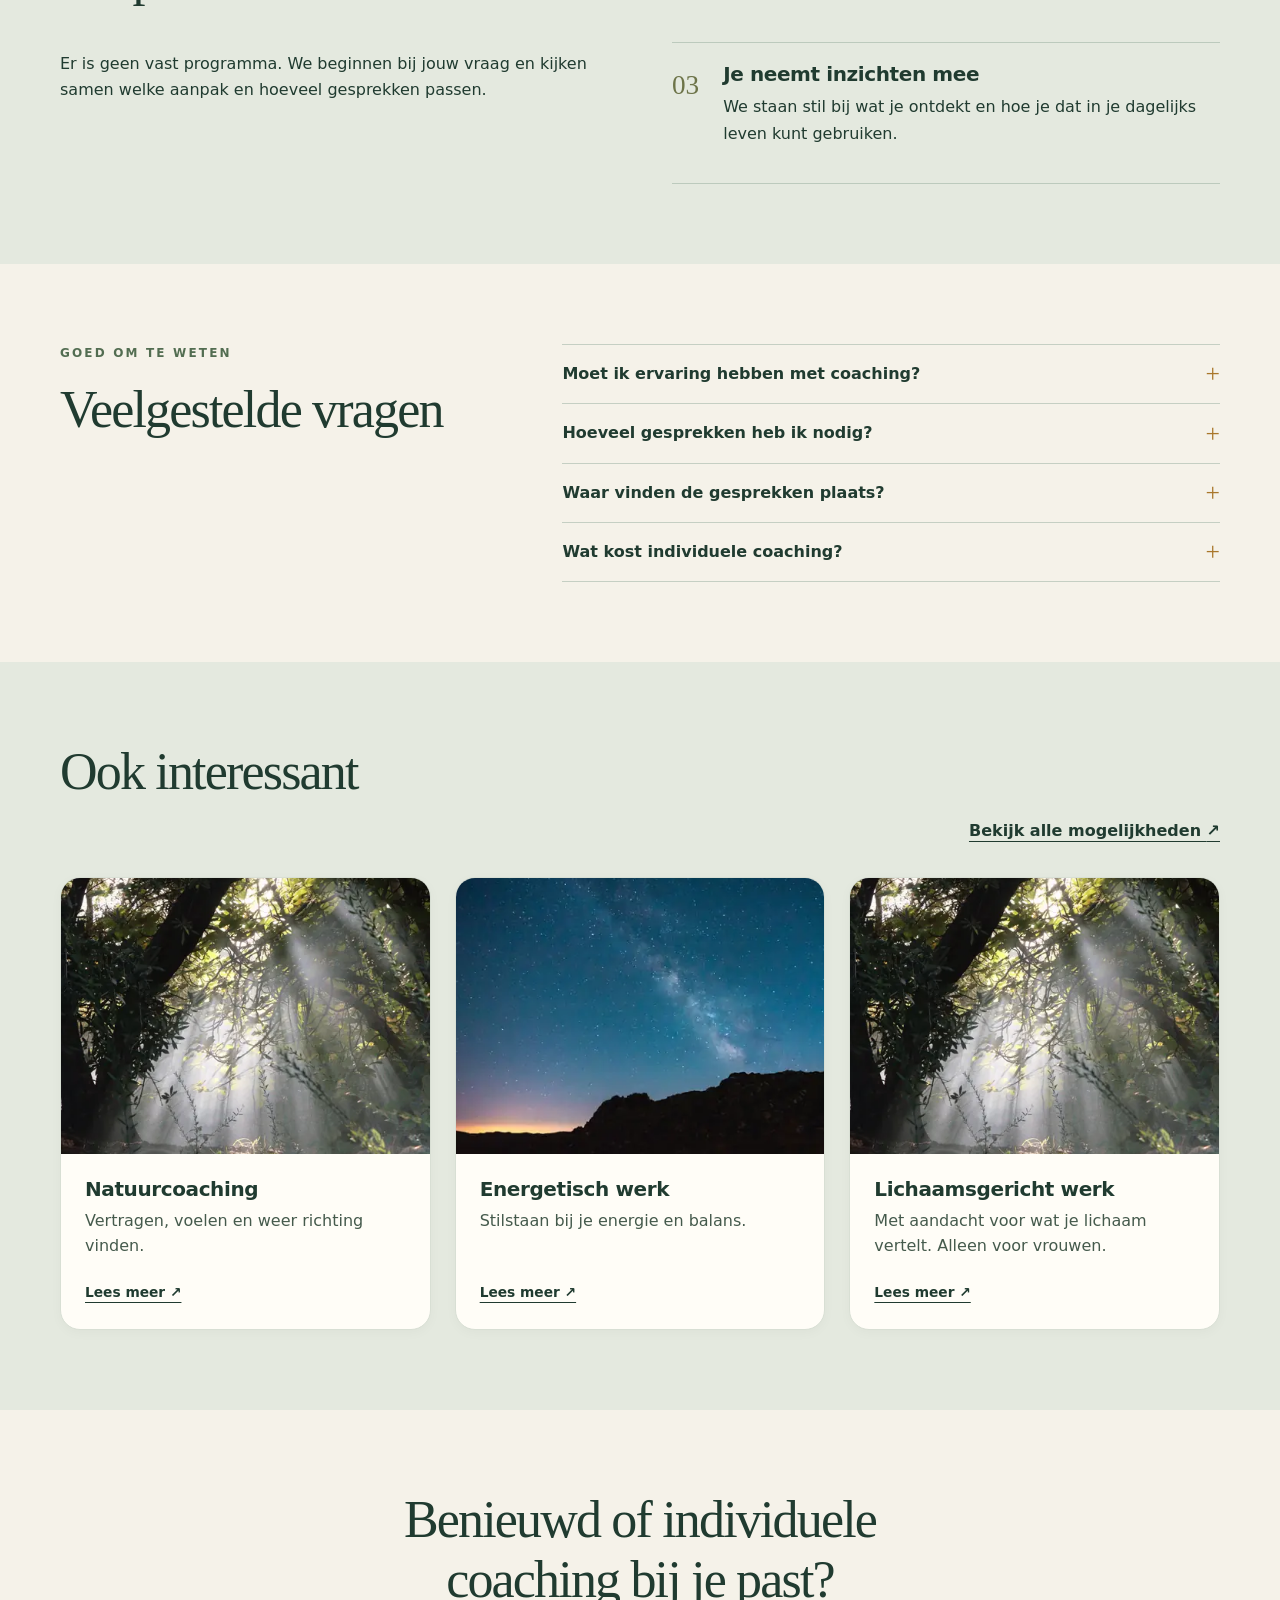
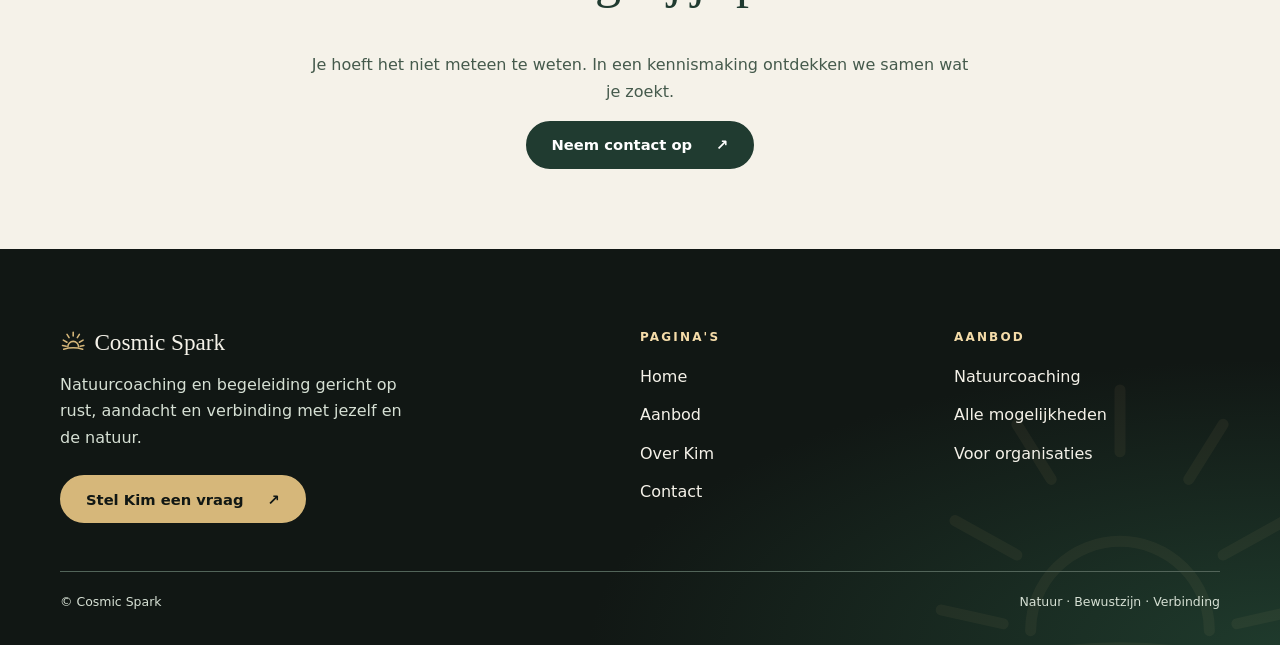
<file: aanbod/individuele-coaching.html>
<!doctype html>
<html lang="nl">
 <head>
  <meta charset="utf-8"/>
  <meta content="width=device-width,initial-scale=1,viewport-fit=cover" name="viewport"/>
  <meta content="Lees wat individuele coaching bij Cosmic Spark inhoudt: persoonlijke gesprekken met ruimte voor jouw verhaal en nieuwe inzichten." name="description"/>
  <meta content="light dark" name="color-scheme"/>
  <title>Individuele coaching | Cosmic Spark</title>
  <link href="../favicon.svg?v=2" rel="icon" type="image/svg+xml"/>
  <link href="../favicon.ico?v=2" rel="alternate icon" sizes="any"/>
  <link href="../assets/apple-touch-icon.png" rel="apple-touch-icon"/>
  <link href="../manifest.webmanifest" rel="manifest"/>
  <meta content="#f5f2e9" name="theme-color"/>
  <script>
    /* Gekozen thema toepassen vóór de eerste weergave, zodat het donkere thema niet licht knippert. */
    try { var t = localStorage.getItem('cosmic-theme'); if (t === 'dark' || t === 'light') document.documentElement.dataset.theme = t; } catch (e) {}
  </script>
  <link href="../design-tokens.css?v=14" rel="stylesheet"/>
  <link href="../style.css?v=22" rel="stylesheet"/>
 </head>
 <body class="page-detail page-individuele-coaching">
  <a class="skip" href="#inhoud">Ga naar inhoud</a>
  <header class="site-header">
   <div class="shell header-inner">
    <a aria-label="Cosmic Spark - home" class="brand" href="../index.html">
     <span aria-hidden="true" class="spark">
      <svg class="sun-icon" viewBox="0 0 64 64" focusable="false"><g fill="none" stroke="currentColor" stroke-width="3.8" stroke-linecap="round" stroke-linejoin="round"><path d="M19 43a13 13 0 0 1 26 0"/><path d="M9 49 Q32 42 55 49"/><path d="M32 8v9 M17 13l5 8 M47 13l-5 8 M8 27l9 5 M56 27l-9 5 M6 40l9 2 M58 40l-9 2"/></g></svg>
     </span>
     Cosmic Spark
    </a>
    <nav aria-label="Hoofdnavigatie" class="desktop-nav">
     <a href="../index.html">Home</a>
     <a aria-current="true" href="../aanbod.html">Aanbod</a>
     <a href="../over-kim.html">Over Kim</a>
     <a href="../contact.html">Contact</a>
    </nav>
    <div class="header-actions">
     <button aria-label="Donkere modus" hidden="" aria-pressed="false" class="theme-toggle" title="Wissel tussen licht en donker thema" type="button">◐</button>
    </div>
   </div>
  </header>

  <main id="inhoud">
   <section aria-labelledby="detail-titel" class="detail-hero shell section">
    <div class="detail-copy">
     <a class="back-link" href="../aanbod.html#aanbod-kaarten">&larr; Terug naar het aanbod</a>
     <h1 id="detail-titel">Individuele coaching</h1>
     <p class="detail-tagline">Ruimte voor <em>jouw verhaal</em></p>
     <p class="lead">
      Een persoonlijk traject waarin jij en je vraag centraal staan. In je eigen tempo, met aandacht voor wat er nu speelt.
     </p>
     <div class="detail-actions">
      <a class="button" href="../contact.html?dienst=Individuele%20coaching">
       Vraag een kennismaking aan
       <span aria-hidden="true">&nearrow;</span>
      </a>
      <a class="text-link" href="#werkwijze">Zo werkt het</a>
     </div>
    </div>
    <div class="detail-image">
     <img alt="Weids berglandschap met een groene helling onder een blauwe lucht" fetchpriority="high" loading="eager" decoding="async" width="960" height="640" src="../assets/berg-en-ruimte-960.webp" srcset="../assets/berg-en-ruimte-480.webp 480w, ../assets/berg-en-ruimte-960.webp 960w, ../assets/berg-en-ruimte-1600.webp 1600w" sizes="(min-width: 1224px) 548px, (min-width: 700px) 46vw, 100vw"/>
    </div>
   </section>

   <section aria-labelledby="wat-titel" class="section shell">
    <div class="split-section detail-intro">
     <div>
      <p class="eyebrow">Wat is het?</p>
      <h2 id="wat-titel">Persoonlijke begeleiding, afgestemd op jou</h2>
      <p>Bij individuele coaching staat jouw vraag centraal. We nemen de tijd om te onderzoeken wat er speelt, wat je belangrijk vindt en wat je nodig hebt om een volgende stap te zetten.</p>
      <p>Het gesprek kan binnen plaatsvinden, maar ook buiten. Samen kijken we wat bij jou en je vraag past.</p>
     </div>
     <div class="detail-panel">
      <h3>Misschien herken je dit</h3>
      <ul class="check-list">
       <li>Je loopt ergens tegenaan en wilt er graag met iemand over praten.</li>
       <li>Je staat voor een keuze of verandering in je leven of werk.</li>
       <li>Je wilt jezelf beter leren kennen en begrijpen.</li>
       <li>Je zoekt ruimte voor jezelf in een drukke periode.</li>
      </ul>
     </div>
    </div>
   </section>

   <section aria-labelledby="werkwijze-titel" class="section section-sage" id="werkwijze">
    <div class="shell split-section">
     <div>
      <p class="eyebrow">Hoe werkt het?</p>
      <h2 id="werkwijze-titel">Stap voor stap, in jouw tempo</h2>
      <p>
       Er is geen vast programma. We beginnen bij jouw vraag en kijken samen welke aanpak en hoeveel gesprekken passen.
      </p>
     </div>
     <ol class="steps">
      <li>
       <span aria-hidden="true">01</span>
       <div>
        <h3>We maken kennis</h3>
        <p>We bespreken jouw vraag en wat je zoekt.</p>
       </div>
      </li>
      <li>
       <span aria-hidden="true">02</span>
       <div>
        <h3>We gaan aan de slag</h3>
        <p>In gesprekken onderzoeken we wat er speelt en wat je nodig hebt.</p>
       </div>
      </li>
      <li>
       <span aria-hidden="true">03</span>
       <div>
        <h3>Je neemt inzichten mee</h3>
        <p>We staan stil bij wat je ontdekt en hoe je dat in je dagelijks leven kunt gebruiken.</p>
       </div>
      </li>
     </ol>
    </div>
   </section>

   <section aria-labelledby="vragen-titel" class="section shell">
    <div class="faq">
     <div>
      <p class="eyebrow">Goed om te weten</p>
      <h2 id="vragen-titel">Veelgestelde vragen</h2>
     </div>
     <div class="faq-list">
      <details>
       <summary>Moet ik ervaring hebben met coaching?</summary>
       <p>Nee. Tijdens een kennismaking bespreek je wat je zoekt en of individuele coaching daarbij past.</p>
      </details>
      <details>
       <summary>Hoeveel gesprekken heb ik nodig?</summary>
       <p>Dat verschilt per persoon en per vraag. Tijdens de kennismaking kijken we samen wat past.</p>
      </details>
      <details>
       <summary>Waar vinden de gesprekken plaats?</summary>
       <p>De locatie spreken we vooraf samen af. Een gesprek kan ook buiten, in de natuur.</p>
      </details>
      <details>
       <summary>Wat kost individuele coaching?</summary>
       <p>Stuur Kim een bericht via de <a href="../contact.html?dienst=Individuele%20coaching">contactpagina</a> voor meer informatie over de mogelijkheden en kosten.</p>
      </details>
     </div>
    </div>
   </section>

   <section aria-labelledby="meer-titel" class="section section-sage">
    <div class="shell">
     <div class="section-heading">
      <h2 id="meer-titel">Ook interessant</h2>
      <a class="text-link" href="../aanbod.html#aanbod-kaarten">Bekijk alle mogelijkheden <span aria-hidden="true">&nearrow;</span></a>
     </div>
     <div class="service-grid related-grid">
      <article class="service-card">
       <div class="service-image">
        <img alt="" loading="lazy" decoding="async" width="960" height="1440" src="../assets/boslicht-960.webp" srcset="../assets/boslicht-480.webp 480w, ../assets/boslicht-960.webp 960w, ../assets/boslicht-1600.webp 1600w" sizes="(min-width: 1100px) 360px, (min-width: 700px) 30vw, (min-width: 421px) 46vw, 100vw"/>
       </div>
       <div class="service-content">
        <h3><a class="card-link" href="natuurcoaching.html">Natuurcoaching</a></h3>
        <p>Vertragen, voelen en weer richting vinden.</p>
        <span aria-hidden="true" class="text-link">Lees meer &nearrow;</span>
       </div>
      </article>
      <article class="service-card">
       <div class="service-image">
        <img alt="" loading="lazy" decoding="async" width="960" height="640" src="../assets/kosmische-nacht-960.webp" srcset="../assets/kosmische-nacht-480.webp 480w, ../assets/kosmische-nacht-960.webp 960w, ../assets/kosmische-nacht-1600.webp 1600w" sizes="(min-width: 1100px) 360px, (min-width: 700px) 30vw, (min-width: 421px) 46vw, 100vw"/>
       </div>
       <div class="service-content">
        <h3><a class="card-link" href="energetisch-werk.html">Energetisch werk</a></h3>
        <p>Stilstaan bij je energie en balans.</p>
        <span aria-hidden="true" class="text-link">Lees meer &nearrow;</span>
       </div>
      </article>
      <article class="service-card">
       <div class="service-image">
        <img alt="" loading="lazy" decoding="async" width="960" height="1440" src="../assets/boslicht-960.webp" srcset="../assets/boslicht-480.webp 480w, ../assets/boslicht-960.webp 960w, ../assets/boslicht-1600.webp 1600w" sizes="(min-width: 1100px) 360px, (min-width: 700px) 30vw, (min-width: 421px) 46vw, 100vw"/>
       </div>
       <div class="service-content">
        <h3><a class="card-link" href="lichaamsgericht-werk.html">Lichaamsgericht werk</a></h3>
        <p>Met aandacht voor wat je lichaam vertelt. Alleen voor vrouwen.</p>
        <span aria-hidden="true" class="text-link">Lees meer &nearrow;</span>
       </div>
      </article>
     </div>
    </div>
   </section>

   <section aria-labelledby="cta-titel" class="section shell compact-cta">
    <h2 id="cta-titel">Benieuwd of individuele coaching bij je past?</h2>
    <p>Je hoeft het niet meteen te weten. In een kennismaking ontdekken we samen wat je zoekt.</p>
    <a class="button" href="../contact.html?dienst=Individuele%20coaching">
     Neem contact op
     <span aria-hidden="true">&nearrow;</span>
    </a>
   </section>
  </main>

  <footer class="site-footer">
    <div class="shell footer-grid">
      <div class="footer-brand">
        <a class="brand" href="../index.html">
          <span aria-hidden="true" class="spark"><svg class="sun-icon" viewBox="0 0 64 64" focusable="false"><g fill="none" stroke="currentColor" stroke-width="3.8" stroke-linecap="round" stroke-linejoin="round"><path d="M19 43a13 13 0 0 1 26 0"/><path d="M9 49 Q32 42 55 49"/><path d="M32 8v9 M17 13l5 8 M47 13l-5 8 M8 27l9 5 M56 27l-9 5 M6 40l9 2 M58 40l-9 2"/></g></svg></span>
          Cosmic Spark
        </a>
        <p>Natuurcoaching en begeleiding gericht op rust, aandacht en verbinding met jezelf en de natuur.</p>
        <a class="button button-gold" href="../contact.html">
          Stel Kim een vraag
          <span aria-hidden="true">&nearrow;</span>
        </a>
      </div>
      <nav aria-labelledby="footer-paginas" class="footer-nav">
        <h2 class="footer-heading" id="footer-paginas">Pagina's</h2>
        <ul>
        <li><a href="../index.html">Home</a></li>
        <li><a href="../aanbod.html">Aanbod</a></li>
        <li><a href="../over-kim.html">Over Kim</a></li>
        <li><a href="../contact.html">Contact</a></li>
        </ul>
      </nav>
      <nav aria-labelledby="footer-aanbod" class="footer-nav">
        <h2 class="footer-heading" id="footer-aanbod">Aanbod</h2>
        <ul>
        <li><a href="natuurcoaching.html">Natuurcoaching</a></li>
        <li><a href="../aanbod.html#aanbod-kaarten">Alle mogelijkheden</a></li>
        <li><a href="voor-organisaties.html">Voor organisaties</a></li>
        </ul>
      </nav>
    </div>
    <div class="shell footer-bottom">
      <small>&copy; Cosmic Spark</small>
      <small>Natuur &middot; Bewustzijn &middot; Verbinding</small>
    </div>
  </footer>

  <nav aria-label="Hoofdnavigatie mobiel" class="mobile-dock" data-layout="fixed-bottom-four">
   <a aria-label="Home" href="../index.html">
    <svg aria-hidden="true" fill="none" stroke="currentColor" stroke-linecap="round" stroke-linejoin="round" stroke-width="1.8" viewBox="0 0 24 24"><path d="m3 10 9-7 9 7v10a1 1 0 0 1-1 1h-5v-7H9v7H4a1 1 0 0 1-1-1z"></path></svg>
    <span>Home</span>
   </a>
   <a aria-current="true" aria-label="Aanbod" href="../aanbod.html">
    <svg aria-hidden="true" fill="none" stroke="currentColor" stroke-linecap="round" stroke-linejoin="round" stroke-width="1.8" viewBox="0 0 24 24"><path d="M20 4C9 4 4 9 4 16a4 4 0 0 0 4 4c7 0 12-5 12-16Z"></path><path d="M4 20c2-5 6-9 12-12"></path></svg>
    <span>Aanbod</span>
   </a>
   <a aria-label="Over Kim" href="../over-kim.html">
    <svg aria-hidden="true" fill="none" stroke="currentColor" stroke-linecap="round" stroke-linejoin="round" stroke-width="1.8" viewBox="0 0 24 24"><path d="M20.8 4.6a5.5 5.5 0 0 0-7.8 0L12 5.7l-1.1-1.1a5.5 5.5 0 0 0-7.8 7.8L12 21l8.8-8.6a5.5 5.5 0 0 0 0-7.8Z"></path></svg>
    <span>Over Kim</span>
   </a>
   <a aria-label="Contact" href="../contact.html">
    <svg aria-hidden="true" fill="none" stroke="currentColor" stroke-linecap="round" stroke-linejoin="round" stroke-width="1.8" viewBox="0 0 24 24"><rect height="14" rx="2" width="18" x="3" y="5"></rect><path d="m3 7 9 7 9-7"></path></svg>
    <span>Contact</span>
   </a>
  </nav>
  <script defer="" src="../script.js?v=14"></script>
 </body>
</html>
</file>
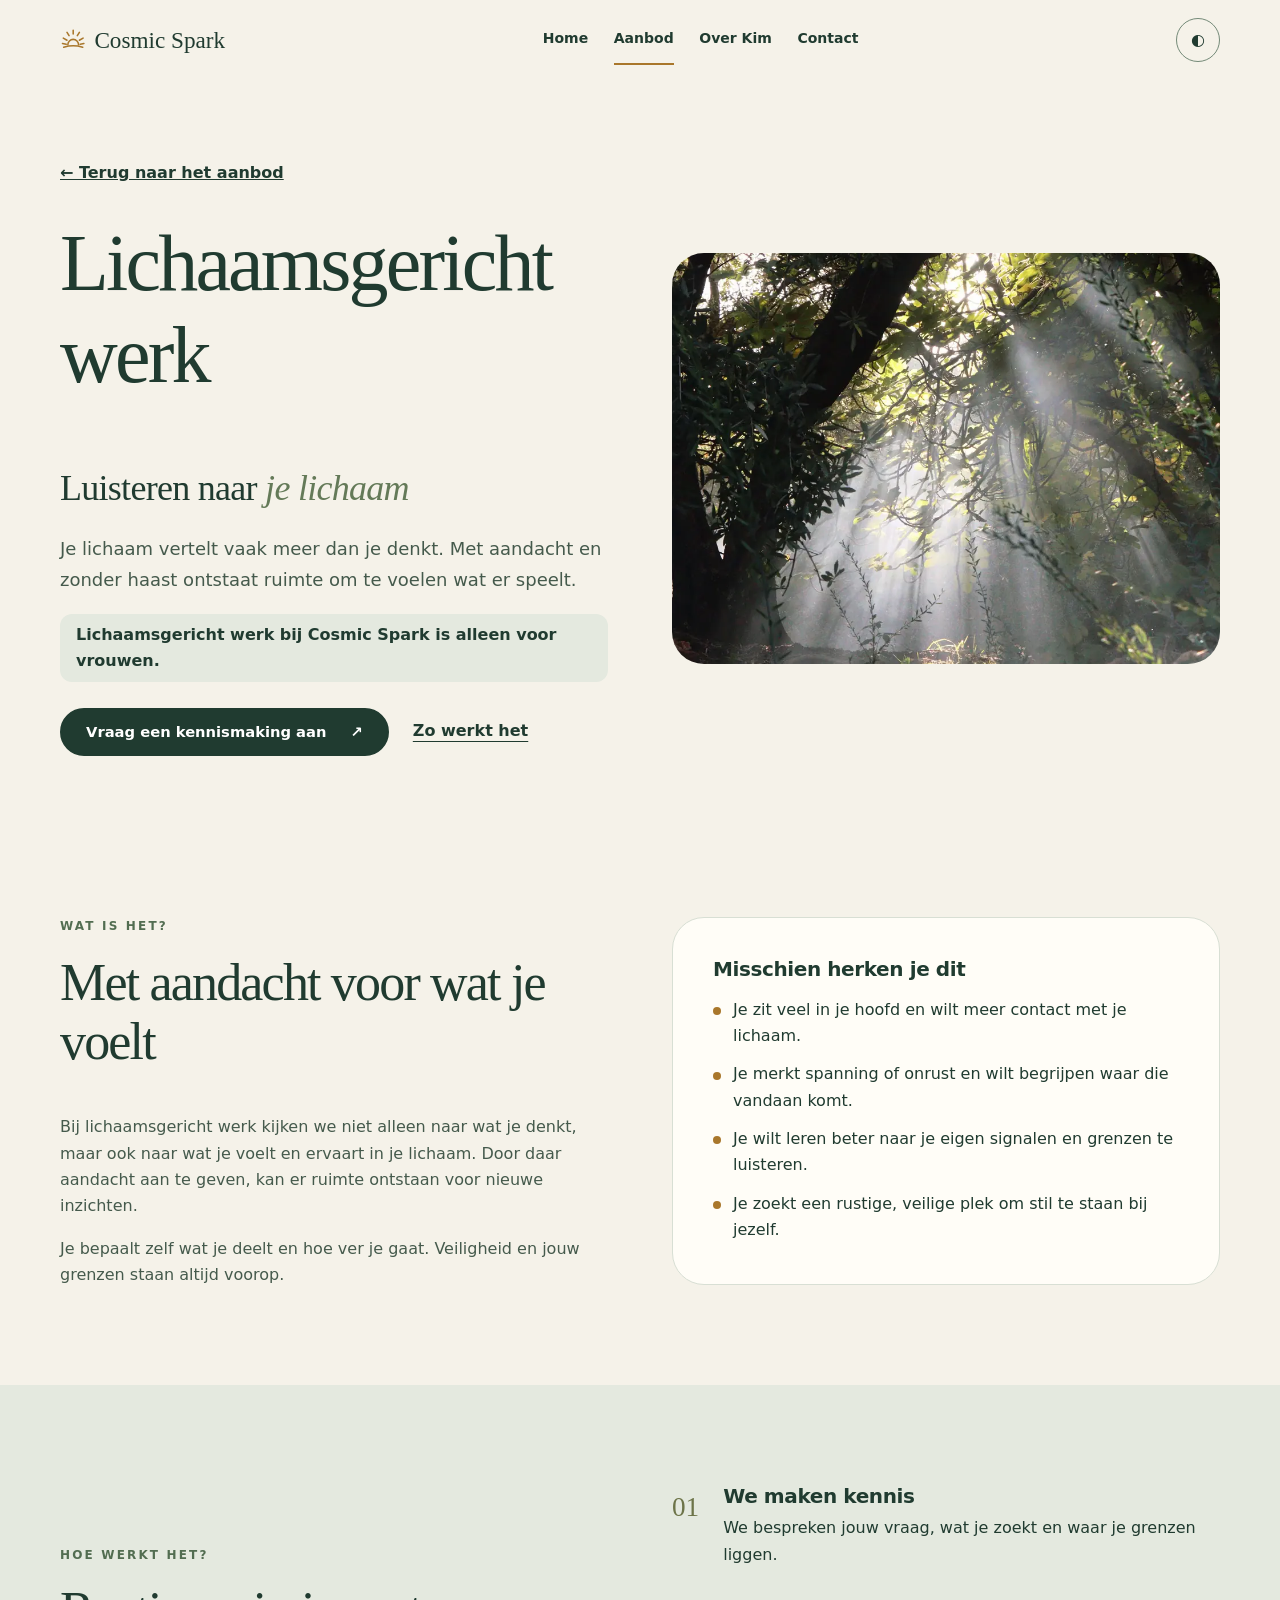
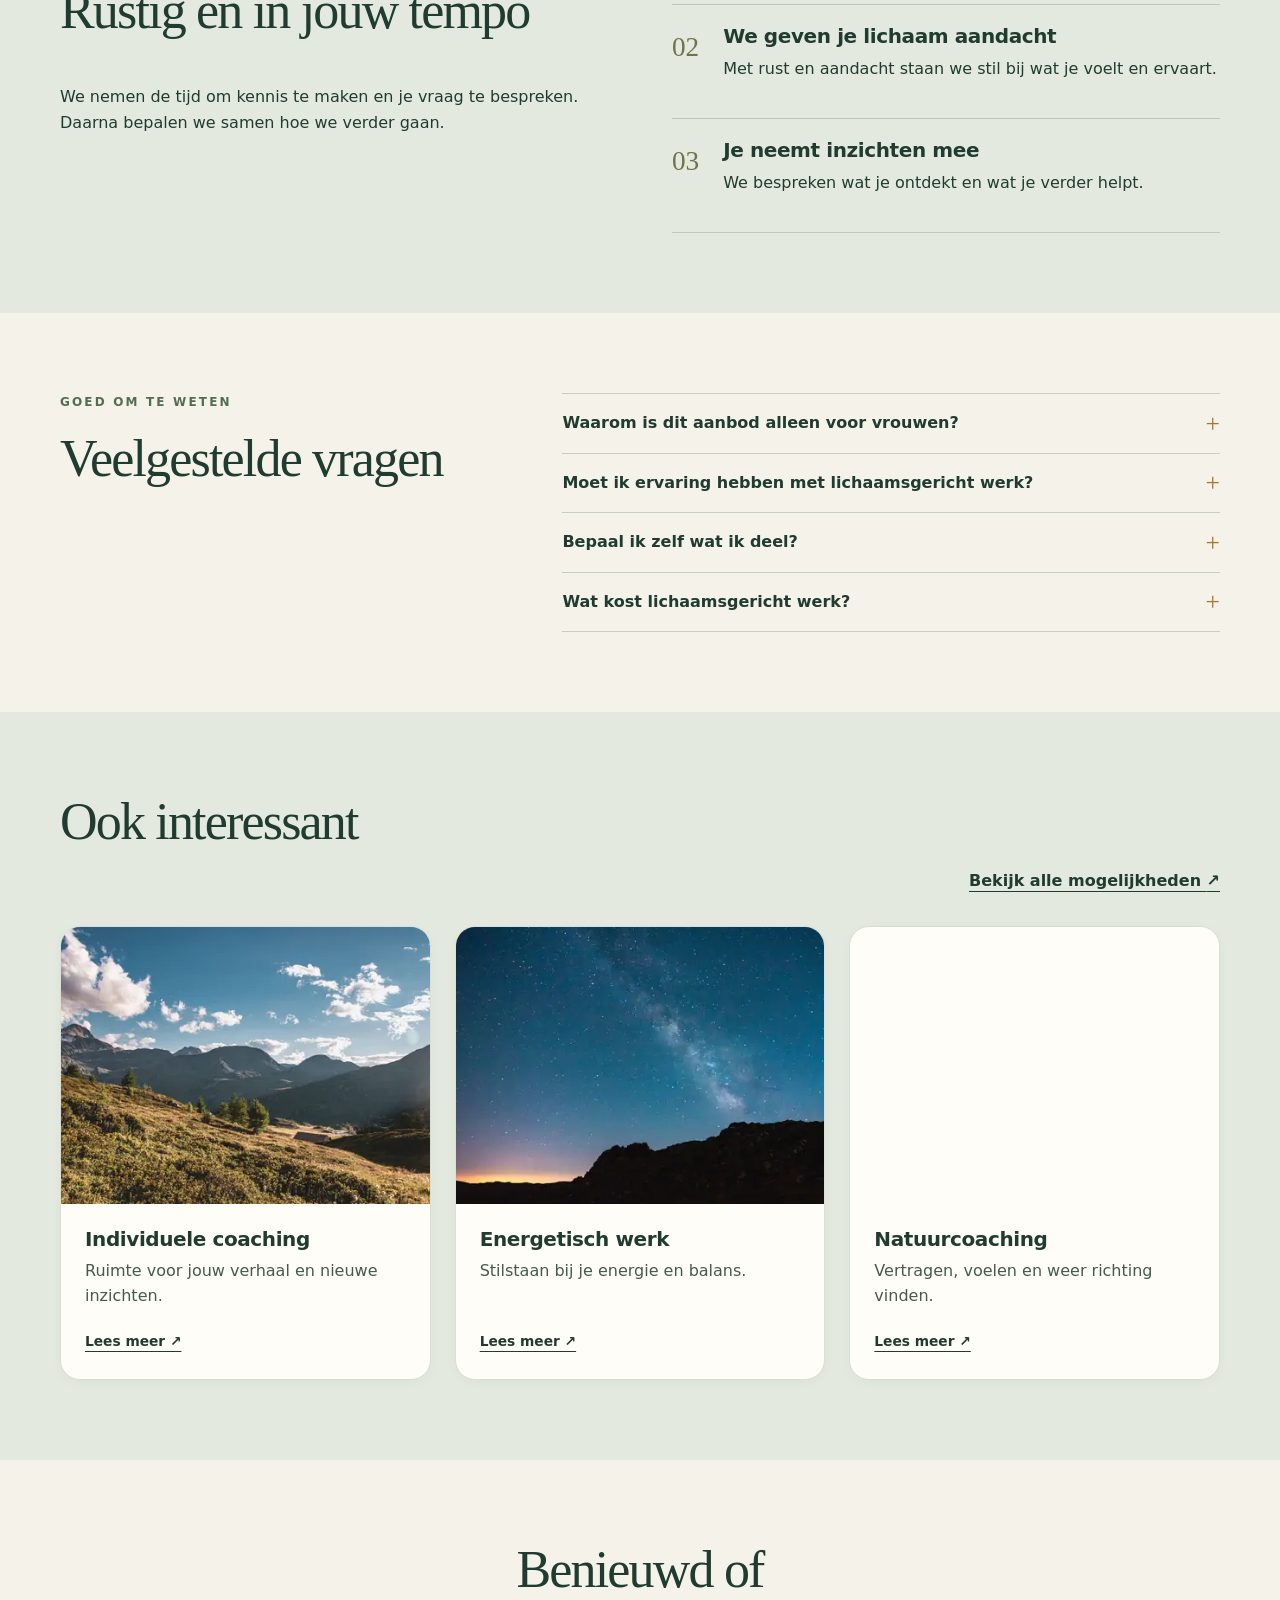
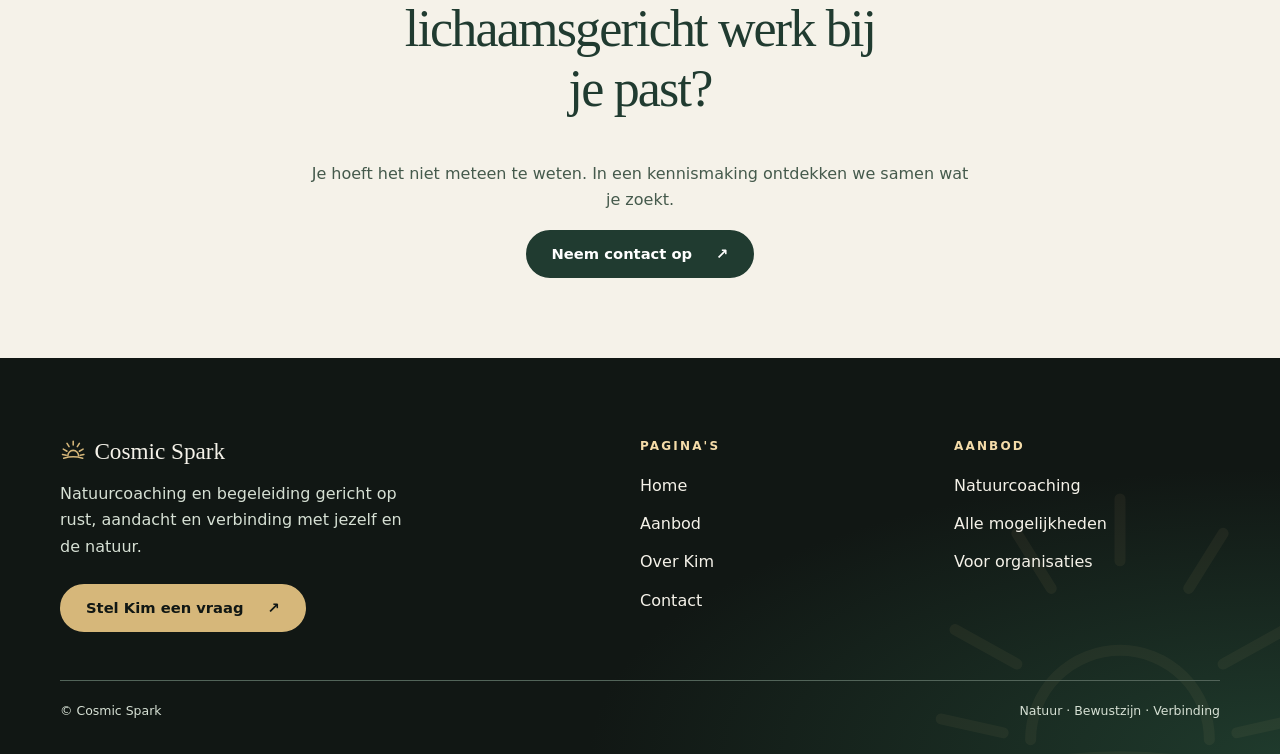
<file: aanbod/lichaamsgericht-werk.html>
<!doctype html>
<html lang="nl">
 <head>
  <meta charset="utf-8"/>
  <meta content="width=device-width,initial-scale=1,viewport-fit=cover" name="viewport"/>
  <meta content="Lees wat lichaamsgericht werk bij Cosmic Spark inhoudt: begeleiding met aandacht voor wat je lichaam vertelt. Alleen voor vrouwen." name="description"/>
  <meta content="light dark" name="color-scheme"/>
  <title>Lichaamsgericht werk | Cosmic Spark</title>
  <link href="../favicon.svg?v=2" rel="icon" type="image/svg+xml"/>
  <link href="../favicon.ico?v=2" rel="alternate icon" sizes="any"/>
  <link href="../assets/apple-touch-icon.png" rel="apple-touch-icon"/>
  <link href="../manifest.webmanifest" rel="manifest"/>
  <meta content="#f5f2e9" name="theme-color"/>
  <script>
    /* Gekozen thema toepassen vóór de eerste weergave, zodat het donkere thema niet licht knippert. */
    try { var t = localStorage.getItem('cosmic-theme'); if (t === 'dark' || t === 'light') document.documentElement.dataset.theme = t; } catch (e) {}
  </script>
  <link href="../design-tokens.css?v=14" rel="stylesheet"/>
  <link href="../style.css?v=22" rel="stylesheet"/>
 </head>
 <body class="page-detail page-lichaamsgericht-werk">
  <a class="skip" href="#inhoud">Ga naar inhoud</a>
  <header class="site-header">
   <div class="shell header-inner">
    <a aria-label="Cosmic Spark - home" class="brand" href="../index.html">
     <span aria-hidden="true" class="spark">
      <svg class="sun-icon" viewBox="0 0 64 64" focusable="false"><g fill="none" stroke="currentColor" stroke-width="3.8" stroke-linecap="round" stroke-linejoin="round"><path d="M19 43a13 13 0 0 1 26 0"/><path d="M9 49 Q32 42 55 49"/><path d="M32 8v9 M17 13l5 8 M47 13l-5 8 M8 27l9 5 M56 27l-9 5 M6 40l9 2 M58 40l-9 2"/></g></svg>
     </span>
     Cosmic Spark
    </a>
    <nav aria-label="Hoofdnavigatie" class="desktop-nav">
     <a href="../index.html">Home</a>
     <a aria-current="true" href="../aanbod.html">Aanbod</a>
     <a href="../over-kim.html">Over Kim</a>
     <a href="../contact.html">Contact</a>
    </nav>
    <div class="header-actions">
     <button aria-label="Donkere modus" hidden="" aria-pressed="false" class="theme-toggle" title="Wissel tussen licht en donker thema" type="button">◐</button>
    </div>
   </div>
  </header>

  <main id="inhoud">
   <section aria-labelledby="detail-titel" class="detail-hero shell section">
    <div class="detail-copy">
     <a class="back-link" href="../aanbod.html#aanbod-kaarten">&larr; Terug naar het aanbod</a>
     <h1 id="detail-titel">Lichaamsgericht werk</h1>
     <p class="detail-tagline">Luisteren naar <em>je lichaam</em></p>
     <p class="lead">
      Je lichaam vertelt vaak meer dan je denkt. Met aandacht en zonder haast ontstaat ruimte om te voelen wat er speelt.
     </p>
     <p class="detail-note">Lichaamsgericht werk bij Cosmic Spark is alleen voor vrouwen.</p>
     <div class="detail-actions">
      <a class="button" href="../contact.html?dienst=Lichaamsgericht%20werk">
       Vraag een kennismaking aan
       <span aria-hidden="true">&nearrow;</span>
      </a>
      <a class="text-link" href="#werkwijze">Zo werkt het</a>
     </div>
    </div>
    <div class="detail-image">
     <img alt="Zonlicht valt tussen de bomen door in een groen bos" fetchpriority="high" loading="eager" decoding="async" width="960" height="1440" src="../assets/boslicht-960.webp" srcset="../assets/boslicht-480.webp 480w, ../assets/boslicht-960.webp 960w, ../assets/boslicht-1600.webp 1600w" sizes="(min-width: 1224px) 548px, (min-width: 700px) 46vw, 100vw"/>
    </div>
   </section>

   <section aria-labelledby="wat-titel" class="section shell">
    <div class="split-section detail-intro">
     <div>
      <p class="eyebrow">Wat is het?</p>
      <h2 id="wat-titel">Met aandacht voor wat je voelt</h2>
      <p>Bij lichaamsgericht werk kijken we niet alleen naar wat je denkt, maar ook naar wat je voelt en ervaart in je lichaam. Door daar aandacht aan te geven, kan er ruimte ontstaan voor nieuwe inzichten.</p>
      <p>Je bepaalt zelf wat je deelt en hoe ver je gaat. Veiligheid en jouw grenzen staan altijd voorop.</p>
     </div>
     <div class="detail-panel">
      <h3>Misschien herken je dit</h3>
      <ul class="check-list">
       <li>Je zit veel in je hoofd en wilt meer contact met je lichaam.</li>
       <li>Je merkt spanning of onrust en wilt begrijpen waar die vandaan komt.</li>
       <li>Je wilt leren beter naar je eigen signalen en grenzen te luisteren.</li>
       <li>Je zoekt een rustige, veilige plek om stil te staan bij jezelf.</li>
      </ul>
     </div>
    </div>
   </section>

   <section aria-labelledby="werkwijze-titel" class="section section-sage" id="werkwijze">
    <div class="shell split-section">
     <div>
      <p class="eyebrow">Hoe werkt het?</p>
      <h2 id="werkwijze-titel">Rustig en in jouw tempo</h2>
      <p>
       We nemen de tijd om kennis te maken en je vraag te bespreken. Daarna bepalen we samen hoe we verder gaan.
      </p>
     </div>
     <ol class="steps">
      <li>
       <span aria-hidden="true">01</span>
       <div>
        <h3>We maken kennis</h3>
        <p>We bespreken jouw vraag, wat je zoekt en waar je grenzen liggen.</p>
       </div>
      </li>
      <li>
       <span aria-hidden="true">02</span>
       <div>
        <h3>We geven je lichaam aandacht</h3>
        <p>Met rust en aandacht staan we stil bij wat je voelt en ervaart.</p>
       </div>
      </li>
      <li>
       <span aria-hidden="true">03</span>
       <div>
        <h3>Je neemt inzichten mee</h3>
        <p>We bespreken wat je ontdekt en wat je verder helpt.</p>
       </div>
      </li>
     </ol>
    </div>
   </section>

   <section aria-labelledby="vragen-titel" class="section shell">
    <div class="faq">
     <div>
      <p class="eyebrow">Goed om te weten</p>
      <h2 id="vragen-titel">Veelgestelde vragen</h2>
     </div>
     <div class="faq-list">
      <details>
       <summary>Waarom is dit aanbod alleen voor vrouwen?</summary>
       <p>Lichaamsgericht werk bij Cosmic Spark is bewust alleen voor vrouwen. Heb je hier een vraag over, stuur Kim dan gerust een bericht.</p>
      </details>
      <details>
       <summary>Moet ik ervaring hebben met lichaamsgericht werk?</summary>
       <p>Nee. Tijdens een kennismaking bespreek je wat je zoekt en of lichaamsgericht werk daarbij past.</p>
      </details>
      <details>
       <summary>Bepaal ik zelf wat ik deel?</summary>
       <p>Ja. Jij bepaalt wat je deelt en wat je doet. Je grenzen worden altijd gerespecteerd.</p>
      </details>
      <details>
       <summary>Wat kost lichaamsgericht werk?</summary>
       <p>Stuur Kim een bericht via de <a href="../contact.html?dienst=Lichaamsgericht%20werk">contactpagina</a> voor meer informatie over de mogelijkheden en kosten.</p>
      </details>
     </div>
    </div>
   </section>

   <section aria-labelledby="meer-titel" class="section section-sage">
    <div class="shell">
     <div class="section-heading">
      <h2 id="meer-titel">Ook interessant</h2>
      <a class="text-link" href="../aanbod.html#aanbod-kaarten">Bekijk alle mogelijkheden <span aria-hidden="true">&nearrow;</span></a>
     </div>
     <div class="service-grid related-grid">
      <article class="service-card">
       <div class="service-image">
        <img alt="" loading="lazy" decoding="async" width="960" height="640" src="../assets/berg-en-ruimte-960.webp" srcset="../assets/berg-en-ruimte-480.webp 480w, ../assets/berg-en-ruimte-960.webp 960w, ../assets/berg-en-ruimte-1600.webp 1600w" sizes="(min-width: 1100px) 360px, (min-width: 700px) 30vw, (min-width: 421px) 46vw, 100vw"/>
       </div>
       <div class="service-content">
        <h3><a class="card-link" href="individuele-coaching.html">Individuele coaching</a></h3>
        <p>Ruimte voor jouw verhaal en nieuwe inzichten.</p>
        <span aria-hidden="true" class="text-link">Lees meer &nearrow;</span>
       </div>
      </article>
      <article class="service-card">
       <div class="service-image">
        <img alt="" loading="lazy" decoding="async" width="960" height="640" src="../assets/kosmische-nacht-960.webp" srcset="../assets/kosmische-nacht-480.webp 480w, ../assets/kosmische-nacht-960.webp 960w, ../assets/kosmische-nacht-1600.webp 1600w" sizes="(min-width: 1100px) 360px, (min-width: 700px) 30vw, (min-width: 421px) 46vw, 100vw"/>
       </div>
       <div class="service-content">
        <h3><a class="card-link" href="energetisch-werk.html">Energetisch werk</a></h3>
        <p>Stilstaan bij je energie en balans.</p>
        <span aria-hidden="true" class="text-link">Lees meer &nearrow;</span>
       </div>
      </article>
      <article class="service-card">
       <div class="service-image">
        <img alt="" loading="lazy" decoding="async" width="960" height="1440" src="../assets/boslicht-960.webp" srcset="../assets/boslicht-480.webp 480w, ../assets/boslicht-960.webp 960w, ../assets/boslicht-1600.webp 1600w" sizes="(min-width: 1100px) 360px, (min-width: 700px) 30vw, (min-width: 421px) 46vw, 100vw"/>
       </div>
       <div class="service-content">
        <h3><a class="card-link" href="natuurcoaching.html">Natuurcoaching</a></h3>
        <p>Vertragen, voelen en weer richting vinden.</p>
        <span aria-hidden="true" class="text-link">Lees meer &nearrow;</span>
       </div>
      </article>
     </div>
    </div>
   </section>

   <section aria-labelledby="cta-titel" class="section shell compact-cta">
    <h2 id="cta-titel">Benieuwd of lichaamsgericht werk bij je past?</h2>
    <p>Je hoeft het niet meteen te weten. In een kennismaking ontdekken we samen wat je zoekt.</p>
    <a class="button" href="../contact.html?dienst=Lichaamsgericht%20werk">
     Neem contact op
     <span aria-hidden="true">&nearrow;</span>
    </a>
   </section>
  </main>

  <footer class="site-footer">
    <div class="shell footer-grid">
      <div class="footer-brand">
        <a class="brand" href="../index.html">
          <span aria-hidden="true" class="spark"><svg class="sun-icon" viewBox="0 0 64 64" focusable="false"><g fill="none" stroke="currentColor" stroke-width="3.8" stroke-linecap="round" stroke-linejoin="round"><path d="M19 43a13 13 0 0 1 26 0"/><path d="M9 49 Q32 42 55 49"/><path d="M32 8v9 M17 13l5 8 M47 13l-5 8 M8 27l9 5 M56 27l-9 5 M6 40l9 2 M58 40l-9 2"/></g></svg></span>
          Cosmic Spark
        </a>
        <p>Natuurcoaching en begeleiding gericht op rust, aandacht en verbinding met jezelf en de natuur.</p>
        <a class="button button-gold" href="../contact.html">
          Stel Kim een vraag
          <span aria-hidden="true">&nearrow;</span>
        </a>
      </div>
      <nav aria-labelledby="footer-paginas" class="footer-nav">
        <h2 class="footer-heading" id="footer-paginas">Pagina's</h2>
        <ul>
        <li><a href="../index.html">Home</a></li>
        <li><a href="../aanbod.html">Aanbod</a></li>
        <li><a href="../over-kim.html">Over Kim</a></li>
        <li><a href="../contact.html">Contact</a></li>
        </ul>
      </nav>
      <nav aria-labelledby="footer-aanbod" class="footer-nav">
        <h2 class="footer-heading" id="footer-aanbod">Aanbod</h2>
        <ul>
        <li><a href="natuurcoaching.html">Natuurcoaching</a></li>
        <li><a href="../aanbod.html#aanbod-kaarten">Alle mogelijkheden</a></li>
        <li><a href="voor-organisaties.html">Voor organisaties</a></li>
        </ul>
      </nav>
    </div>
    <div class="shell footer-bottom">
      <small>&copy; Cosmic Spark</small>
      <small>Natuur &middot; Bewustzijn &middot; Verbinding</small>
    </div>
  </footer>

  <nav aria-label="Hoofdnavigatie mobiel" class="mobile-dock" data-layout="fixed-bottom-four">
   <a aria-label="Home" href="../index.html">
    <svg aria-hidden="true" fill="none" stroke="currentColor" stroke-linecap="round" stroke-linejoin="round" stroke-width="1.8" viewBox="0 0 24 24"><path d="m3 10 9-7 9 7v10a1 1 0 0 1-1 1h-5v-7H9v7H4a1 1 0 0 1-1-1z"></path></svg>
    <span>Home</span>
   </a>
   <a aria-current="true" aria-label="Aanbod" href="../aanbod.html">
    <svg aria-hidden="true" fill="none" stroke="currentColor" stroke-linecap="round" stroke-linejoin="round" stroke-width="1.8" viewBox="0 0 24 24"><path d="M20 4C9 4 4 9 4 16a4 4 0 0 0 4 4c7 0 12-5 12-16Z"></path><path d="M4 20c2-5 6-9 12-12"></path></svg>
    <span>Aanbod</span>
   </a>
   <a aria-label="Over Kim" href="../over-kim.html">
    <svg aria-hidden="true" fill="none" stroke="currentColor" stroke-linecap="round" stroke-linejoin="round" stroke-width="1.8" viewBox="0 0 24 24"><path d="M20.8 4.6a5.5 5.5 0 0 0-7.8 0L12 5.7l-1.1-1.1a5.5 5.5 0 0 0-7.8 7.8L12 21l8.8-8.6a5.5 5.5 0 0 0 0-7.8Z"></path></svg>
    <span>Over Kim</span>
   </a>
   <a aria-label="Contact" href="../contact.html">
    <svg aria-hidden="true" fill="none" stroke="currentColor" stroke-linecap="round" stroke-linejoin="round" stroke-width="1.8" viewBox="0 0 24 24"><rect height="14" rx="2" width="18" x="3" y="5"></rect><path d="m3 7 9 7 9-7"></path></svg>
    <span>Contact</span>
   </a>
  </nav>
  <script defer="" src="../script.js?v=14"></script>
 </body>
</html>
</file>
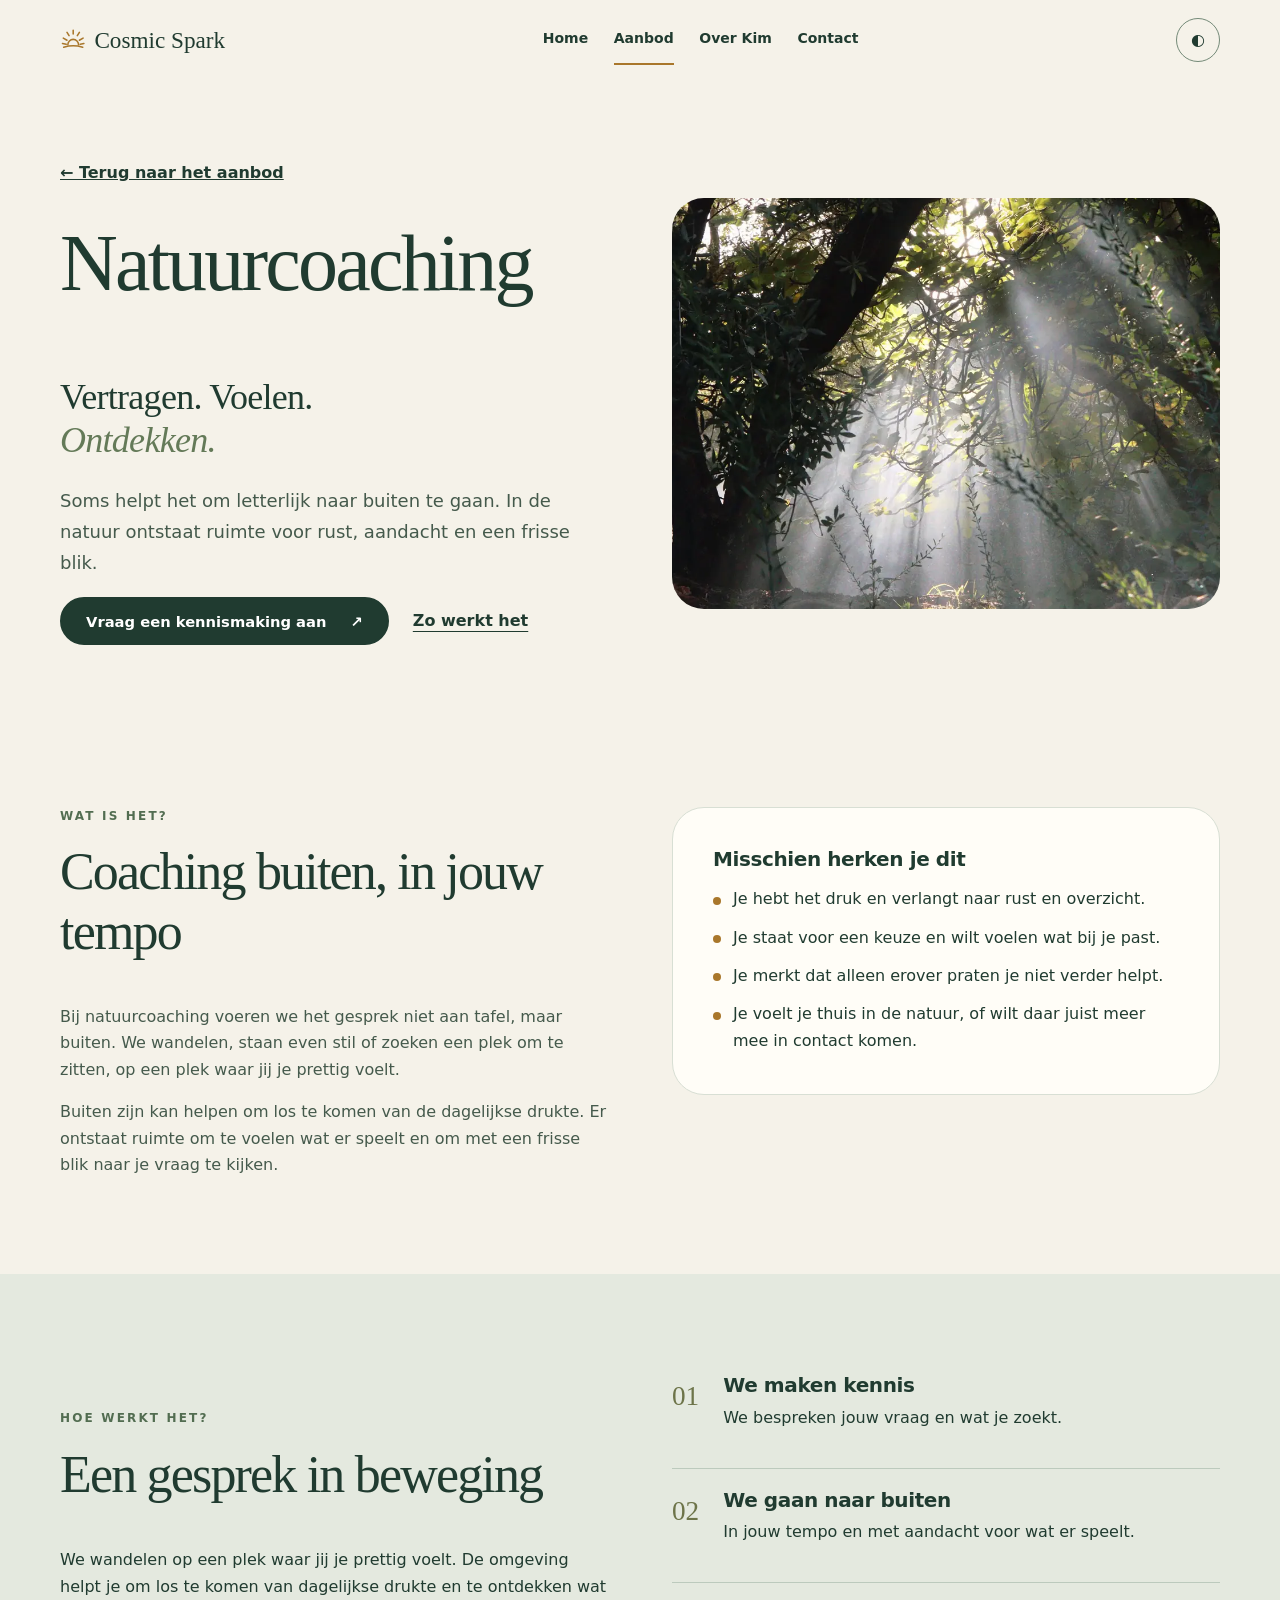
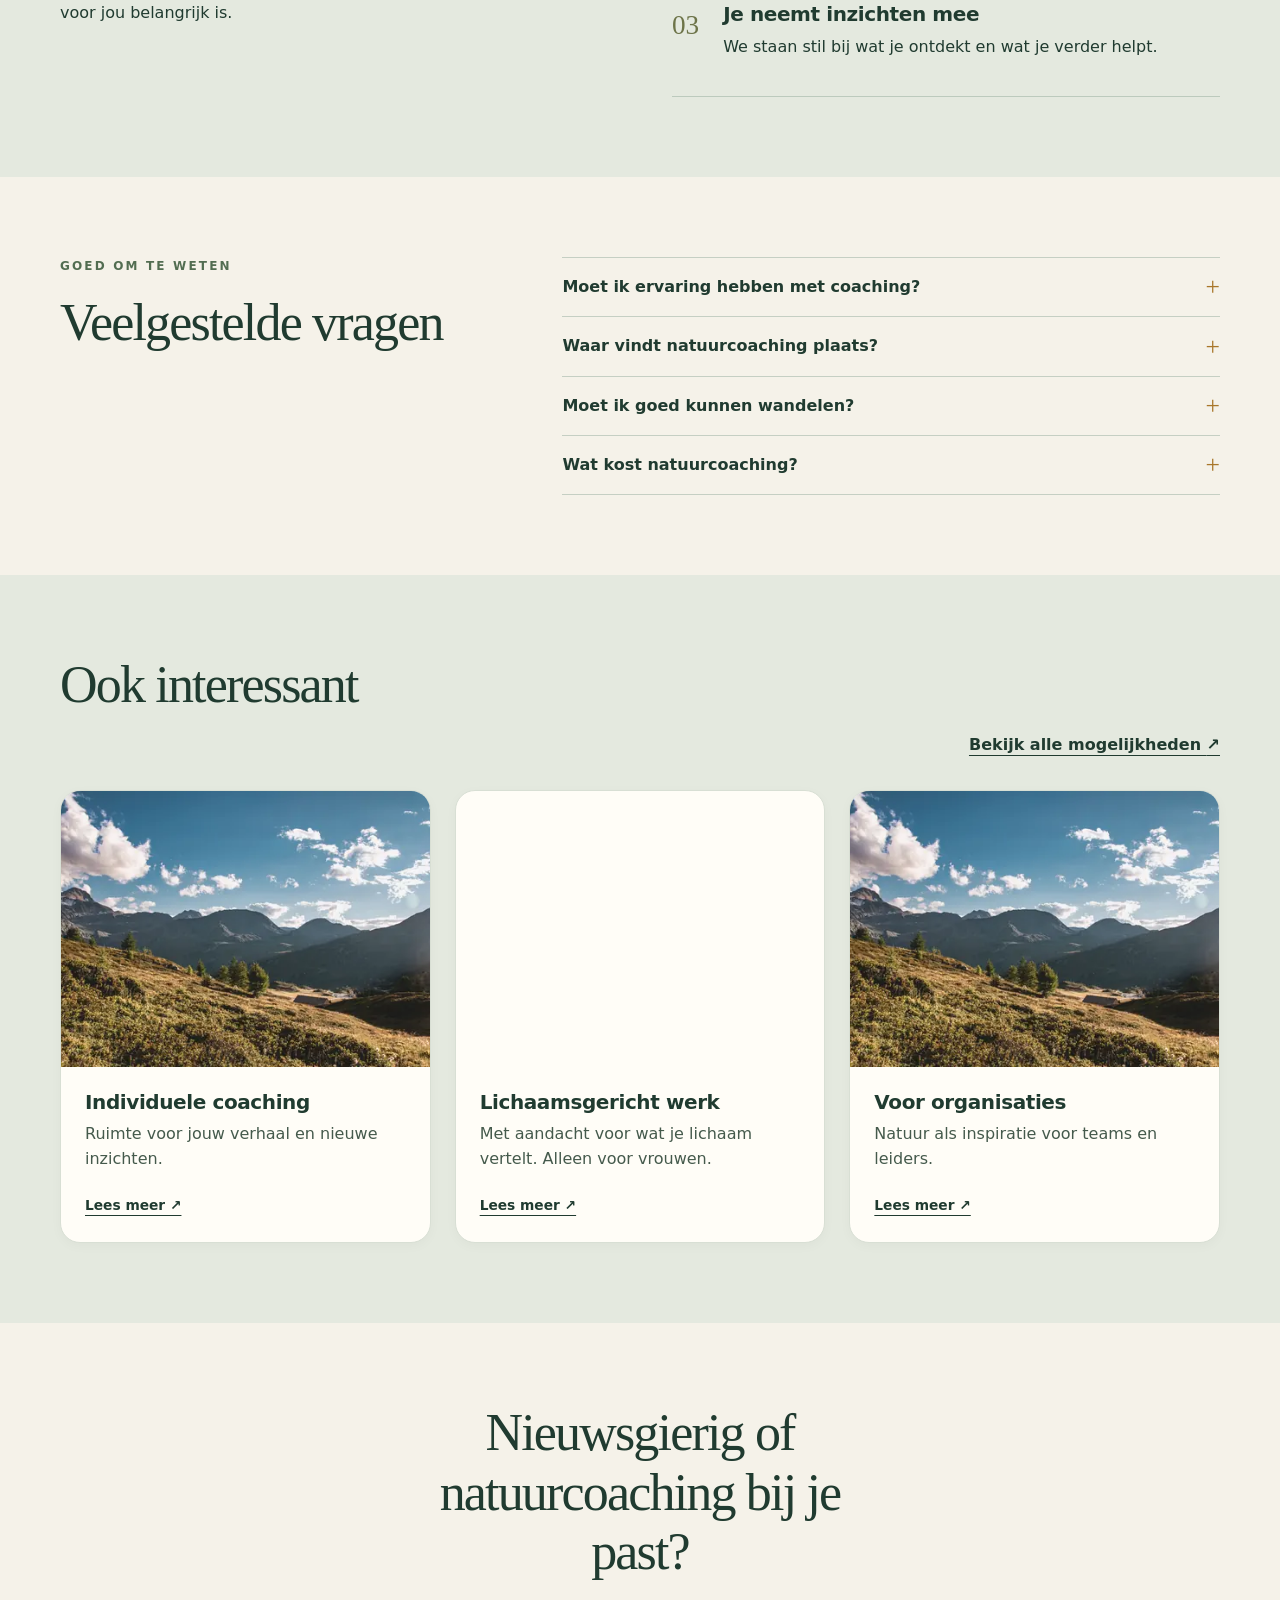
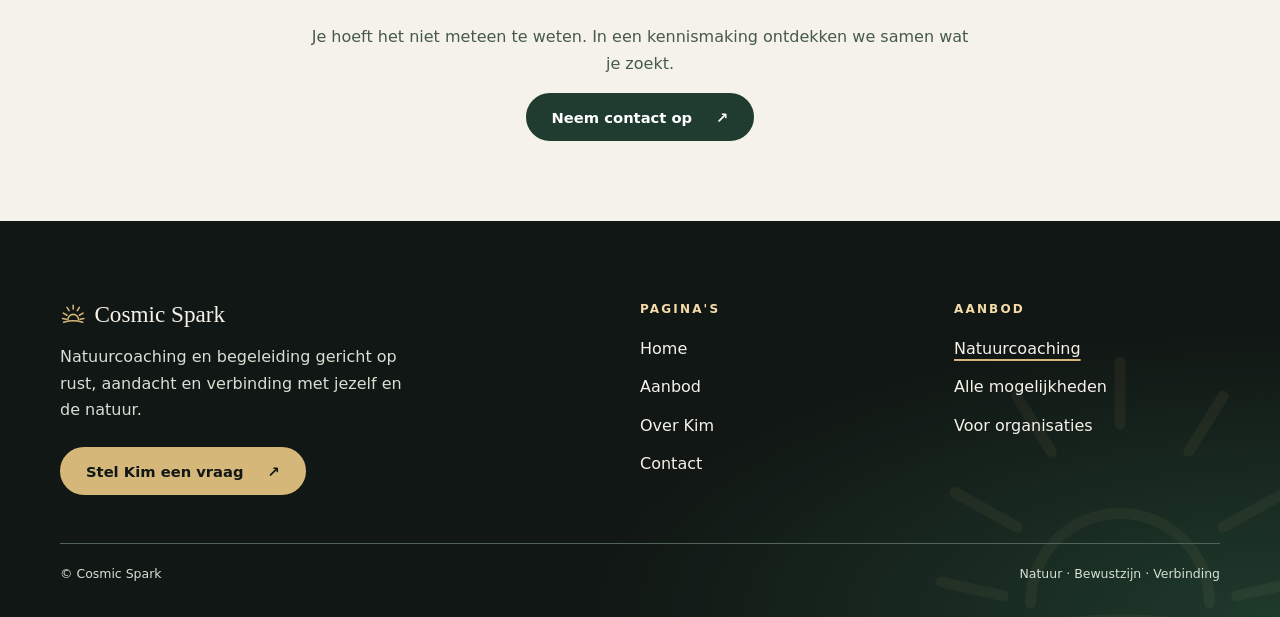
<file: aanbod/natuurcoaching.html>
<!doctype html>
<html lang="nl">
 <head>
  <meta charset="utf-8"/>
  <meta content="width=device-width,initial-scale=1,viewport-fit=cover" name="viewport"/>
  <meta content="Lees wat natuurcoaching bij Cosmic Spark inhoudt, voor wie het bedoeld is en hoe een gesprek in beweging kan verlopen." name="description"/>
  <meta content="light dark" name="color-scheme"/>
  <title>Natuurcoaching | Cosmic Spark</title>
  <link href="../favicon.svg?v=2" rel="icon" type="image/svg+xml"/>
  <link href="../favicon.ico?v=2" rel="alternate icon" sizes="any"/>
  <link href="../assets/apple-touch-icon.png" rel="apple-touch-icon"/>
  <link href="../manifest.webmanifest" rel="manifest"/>
  <meta content="#f5f2e9" name="theme-color"/>
  <script>
    /* Gekozen thema toepassen vóór de eerste weergave, zodat het donkere thema niet licht knippert. */
    try { var t = localStorage.getItem('cosmic-theme'); if (t === 'dark' || t === 'light') document.documentElement.dataset.theme = t; } catch (e) {}
  </script>
  <link href="../design-tokens.css?v=14" rel="stylesheet"/>
  <link href="../style.css?v=22" rel="stylesheet"/>
 </head>
 <body class="page-detail page-natuurcoaching">
  <a class="skip" href="#inhoud">Ga naar inhoud</a>
  <header class="site-header">
   <div class="shell header-inner">
    <a aria-label="Cosmic Spark - home" class="brand" href="../index.html">
     <span aria-hidden="true" class="spark">
      <svg class="sun-icon" viewBox="0 0 64 64" focusable="false"><g fill="none" stroke="currentColor" stroke-width="3.8" stroke-linecap="round" stroke-linejoin="round"><path d="M19 43a13 13 0 0 1 26 0"/><path d="M9 49 Q32 42 55 49"/><path d="M32 8v9 M17 13l5 8 M47 13l-5 8 M8 27l9 5 M56 27l-9 5 M6 40l9 2 M58 40l-9 2"/></g></svg>
     </span>
     Cosmic Spark
    </a>
    <nav aria-label="Hoofdnavigatie" class="desktop-nav">
     <a href="../index.html">Home</a>
     <a aria-current="true" href="../aanbod.html">Aanbod</a>
     <a href="../over-kim.html">Over Kim</a>
     <a href="../contact.html">Contact</a>
    </nav>
    <div class="header-actions">
     <button aria-label="Donkere modus" hidden="" aria-pressed="false" class="theme-toggle" title="Wissel tussen licht en donker thema" type="button">◐</button>
    </div>
   </div>
  </header>

  <main id="inhoud">
   <section aria-labelledby="detail-titel" class="detail-hero shell section">
    <div class="detail-copy">
     <a class="back-link" href="../aanbod.html#aanbod-kaarten">&larr; Terug naar het aanbod</a>
     <h1 id="detail-titel">Natuurcoaching</h1>
     <p class="detail-tagline">Vertragen. Voelen. <em>Ontdekken.</em></p>
     <p class="lead">
      Soms helpt het om letterlijk naar buiten te gaan. In de natuur ontstaat ruimte voor rust, aandacht en een frisse blik.
     </p>
     <div class="detail-actions">
      <a class="button" href="../contact.html?dienst=Natuurcoaching">
       Vraag een kennismaking aan
       <span aria-hidden="true">&nearrow;</span>
      </a>
      <a class="text-link" href="#werkwijze">Zo werkt het</a>
     </div>
    </div>
    <div class="detail-image">
     <img alt="Zonlicht valt tussen de bomen door in een groen bos" fetchpriority="high" loading="eager" decoding="async" width="960" height="1440" src="../assets/boslicht-960.webp" srcset="../assets/boslicht-480.webp 480w, ../assets/boslicht-960.webp 960w, ../assets/boslicht-1600.webp 1600w" sizes="(min-width: 1224px) 548px, (min-width: 700px) 46vw, 100vw"/>
    </div>
   </section>

   <section aria-labelledby="wat-titel" class="section shell">
    <div class="split-section detail-intro">
     <div>
      <p class="eyebrow">Wat is het?</p>
      <h2 id="wat-titel">Coaching buiten, in jouw tempo</h2>
      <p>Bij natuurcoaching voeren we het gesprek niet aan tafel, maar buiten. We wandelen, staan even stil of zoeken een plek om te zitten, op een plek waar jij je prettig voelt.</p>
      <p>Buiten zijn kan helpen om los te komen van de dagelijkse drukte. Er ontstaat ruimte om te voelen wat er speelt en om met een frisse blik naar je vraag te kijken.</p>
     </div>
     <div class="detail-panel">
      <h3>Misschien herken je dit</h3>
      <ul class="check-list">
       <li>Je hebt het druk en verlangt naar rust en overzicht.</li>
       <li>Je staat voor een keuze en wilt voelen wat bij je past.</li>
       <li>Je merkt dat alleen erover praten je niet verder helpt.</li>
       <li>Je voelt je thuis in de natuur, of wilt daar juist meer mee in contact komen.</li>
      </ul>
     </div>
    </div>
   </section>

   <section aria-labelledby="werkwijze-titel" class="section section-sage" id="werkwijze">
    <div class="shell split-section">
     <div>
      <p class="eyebrow">Hoe werkt het?</p>
      <h2 id="werkwijze-titel">Een gesprek in beweging</h2>
      <p>
       We wandelen op een plek waar jij je prettig voelt. De omgeving helpt je om los te komen van dagelijkse drukte en te ontdekken wat voor jou belangrijk is.
      </p>
     </div>
     <ol class="steps">
      <li>
       <span aria-hidden="true">01</span>
       <div>
        <h3>We maken kennis</h3>
        <p>We bespreken jouw vraag en wat je zoekt.</p>
       </div>
      </li>
      <li>
       <span aria-hidden="true">02</span>
       <div>
        <h3>We gaan naar buiten</h3>
        <p>In jouw tempo en met aandacht voor wat er speelt.</p>
       </div>
      </li>
      <li>
       <span aria-hidden="true">03</span>
       <div>
        <h3>Je neemt inzichten mee</h3>
        <p>We staan stil bij wat je ontdekt en wat je verder helpt.</p>
       </div>
      </li>
     </ol>
    </div>
   </section>

   <section aria-labelledby="vragen-titel" class="section shell">
    <div class="faq">
     <div>
      <p class="eyebrow">Goed om te weten</p>
      <h2 id="vragen-titel">Veelgestelde vragen</h2>
     </div>
     <div class="faq-list">
      <details>
       <summary>Moet ik ervaring hebben met coaching?</summary>
       <p>Nee. Tijdens een kennismaking bespreek je wat je zoekt en of natuurcoaching daarbij past.</p>
      </details>
      <details>
       <summary>Waar vindt natuurcoaching plaats?</summary>
       <p>De locatie spreken we vooraf samen af, op een plek waar jij je prettig voelt.</p>
      </details>
      <details>
       <summary>Moet ik goed kunnen wandelen?</summary>
       <p>We bewegen in jouw tempo. Wandelen kan, stilstaan of zitten ook. Laat vooraf weten waar we rekening mee mogen houden.</p>
      </details>
      <details>
       <summary>Wat kost natuurcoaching?</summary>
       <p>Stuur Kim een bericht via de <a href="../contact.html?dienst=Natuurcoaching">contactpagina</a> voor meer informatie over de mogelijkheden en kosten.</p>
      </details>
     </div>
    </div>
   </section>

   <section aria-labelledby="meer-titel" class="section section-sage">
    <div class="shell">
     <div class="section-heading">
      <h2 id="meer-titel">Ook interessant</h2>
      <a class="text-link" href="../aanbod.html#aanbod-kaarten">Bekijk alle mogelijkheden <span aria-hidden="true">&nearrow;</span></a>
     </div>
     <div class="service-grid related-grid">
      <article class="service-card">
       <div class="service-image">
        <img alt="" loading="lazy" decoding="async" width="960" height="640" src="../assets/berg-en-ruimte-960.webp" srcset="../assets/berg-en-ruimte-480.webp 480w, ../assets/berg-en-ruimte-960.webp 960w, ../assets/berg-en-ruimte-1600.webp 1600w" sizes="(min-width: 1100px) 360px, (min-width: 700px) 30vw, (min-width: 421px) 46vw, 100vw"/>
       </div>
       <div class="service-content">
        <h3><a class="card-link" href="individuele-coaching.html">Individuele coaching</a></h3>
        <p>Ruimte voor jouw verhaal en nieuwe inzichten.</p>
        <span aria-hidden="true" class="text-link">Lees meer &nearrow;</span>
       </div>
      </article>
      <article class="service-card">
       <div class="service-image">
        <img alt="" loading="lazy" decoding="async" width="960" height="1440" src="../assets/boslicht-960.webp" srcset="../assets/boslicht-480.webp 480w, ../assets/boslicht-960.webp 960w, ../assets/boslicht-1600.webp 1600w" sizes="(min-width: 1100px) 360px, (min-width: 700px) 30vw, (min-width: 421px) 46vw, 100vw"/>
       </div>
       <div class="service-content">
        <h3><a class="card-link" href="lichaamsgericht-werk.html">Lichaamsgericht werk</a></h3>
        <p>Met aandacht voor wat je lichaam vertelt. Alleen voor vrouwen.</p>
        <span aria-hidden="true" class="text-link">Lees meer &nearrow;</span>
       </div>
      </article>
      <article class="service-card">
       <div class="service-image">
        <img alt="" loading="lazy" decoding="async" width="960" height="640" src="../assets/berg-en-ruimte-960.webp" srcset="../assets/berg-en-ruimte-480.webp 480w, ../assets/berg-en-ruimte-960.webp 960w, ../assets/berg-en-ruimte-1600.webp 1600w" sizes="(min-width: 1100px) 360px, (min-width: 700px) 30vw, (min-width: 421px) 46vw, 100vw"/>
       </div>
       <div class="service-content">
        <h3><a class="card-link" href="voor-organisaties.html">Voor organisaties</a></h3>
        <p>Natuur als inspiratie voor teams en leiders.</p>
        <span aria-hidden="true" class="text-link">Lees meer &nearrow;</span>
       </div>
      </article>
     </div>
    </div>
   </section>

   <section aria-labelledby="cta-titel" class="section shell compact-cta">
    <h2 id="cta-titel">Nieuwsgierig of natuurcoaching bij je past?</h2>
    <p>Je hoeft het niet meteen te weten. In een kennismaking ontdekken we samen wat je zoekt.</p>
    <a class="button" href="../contact.html?dienst=Natuurcoaching">
     Neem contact op
     <span aria-hidden="true">&nearrow;</span>
    </a>
   </section>
  </main>

  <footer class="site-footer">
    <div class="shell footer-grid">
      <div class="footer-brand">
        <a class="brand" href="../index.html">
          <span aria-hidden="true" class="spark"><svg class="sun-icon" viewBox="0 0 64 64" focusable="false"><g fill="none" stroke="currentColor" stroke-width="3.8" stroke-linecap="round" stroke-linejoin="round"><path d="M19 43a13 13 0 0 1 26 0"/><path d="M9 49 Q32 42 55 49"/><path d="M32 8v9 M17 13l5 8 M47 13l-5 8 M8 27l9 5 M56 27l-9 5 M6 40l9 2 M58 40l-9 2"/></g></svg></span>
          Cosmic Spark
        </a>
        <p>Natuurcoaching en begeleiding gericht op rust, aandacht en verbinding met jezelf en de natuur.</p>
        <a class="button button-gold" href="../contact.html">
          Stel Kim een vraag
          <span aria-hidden="true">&nearrow;</span>
        </a>
      </div>
      <nav aria-labelledby="footer-paginas" class="footer-nav">
        <h2 class="footer-heading" id="footer-paginas">Pagina's</h2>
        <ul>
        <li><a href="../index.html">Home</a></li>
        <li><a href="../aanbod.html">Aanbod</a></li>
        <li><a href="../over-kim.html">Over Kim</a></li>
        <li><a href="../contact.html">Contact</a></li>
        </ul>
      </nav>
      <nav aria-labelledby="footer-aanbod" class="footer-nav">
        <h2 class="footer-heading" id="footer-aanbod">Aanbod</h2>
        <ul>
        <li><a href="natuurcoaching.html" aria-current="page">Natuurcoaching</a></li>
        <li><a href="../aanbod.html#aanbod-kaarten">Alle mogelijkheden</a></li>
        <li><a href="voor-organisaties.html">Voor organisaties</a></li>
        </ul>
      </nav>
    </div>
    <div class="shell footer-bottom">
      <small>&copy; Cosmic Spark</small>
      <small>Natuur &middot; Bewustzijn &middot; Verbinding</small>
    </div>
  </footer>

  <nav aria-label="Hoofdnavigatie mobiel" class="mobile-dock" data-layout="fixed-bottom-four">
   <a aria-label="Home" href="../index.html">
    <svg aria-hidden="true" fill="none" stroke="currentColor" stroke-linecap="round" stroke-linejoin="round" stroke-width="1.8" viewBox="0 0 24 24"><path d="m3 10 9-7 9 7v10a1 1 0 0 1-1 1h-5v-7H9v7H4a1 1 0 0 1-1-1z"></path></svg>
    <span>Home</span>
   </a>
   <a aria-current="true" aria-label="Aanbod" href="../aanbod.html">
    <svg aria-hidden="true" fill="none" stroke="currentColor" stroke-linecap="round" stroke-linejoin="round" stroke-width="1.8" viewBox="0 0 24 24"><path d="M20 4C9 4 4 9 4 16a4 4 0 0 0 4 4c7 0 12-5 12-16Z"></path><path d="M4 20c2-5 6-9 12-12"></path></svg>
    <span>Aanbod</span>
   </a>
   <a aria-label="Over Kim" href="../over-kim.html">
    <svg aria-hidden="true" fill="none" stroke="currentColor" stroke-linecap="round" stroke-linejoin="round" stroke-width="1.8" viewBox="0 0 24 24"><path d="M20.8 4.6a5.5 5.5 0 0 0-7.8 0L12 5.7l-1.1-1.1a5.5 5.5 0 0 0-7.8 7.8L12 21l8.8-8.6a5.5 5.5 0 0 0 0-7.8Z"></path></svg>
    <span>Over Kim</span>
   </a>
   <a aria-label="Contact" href="../contact.html">
    <svg aria-hidden="true" fill="none" stroke="currentColor" stroke-linecap="round" stroke-linejoin="round" stroke-width="1.8" viewBox="0 0 24 24"><rect height="14" rx="2" width="18" x="3" y="5"></rect><path d="m3 7 9 7 9-7"></path></svg>
    <span>Contact</span>
   </a>
  </nav>
  <script defer="" src="../script.js?v=14"></script>
 </body>
</html>
</file>
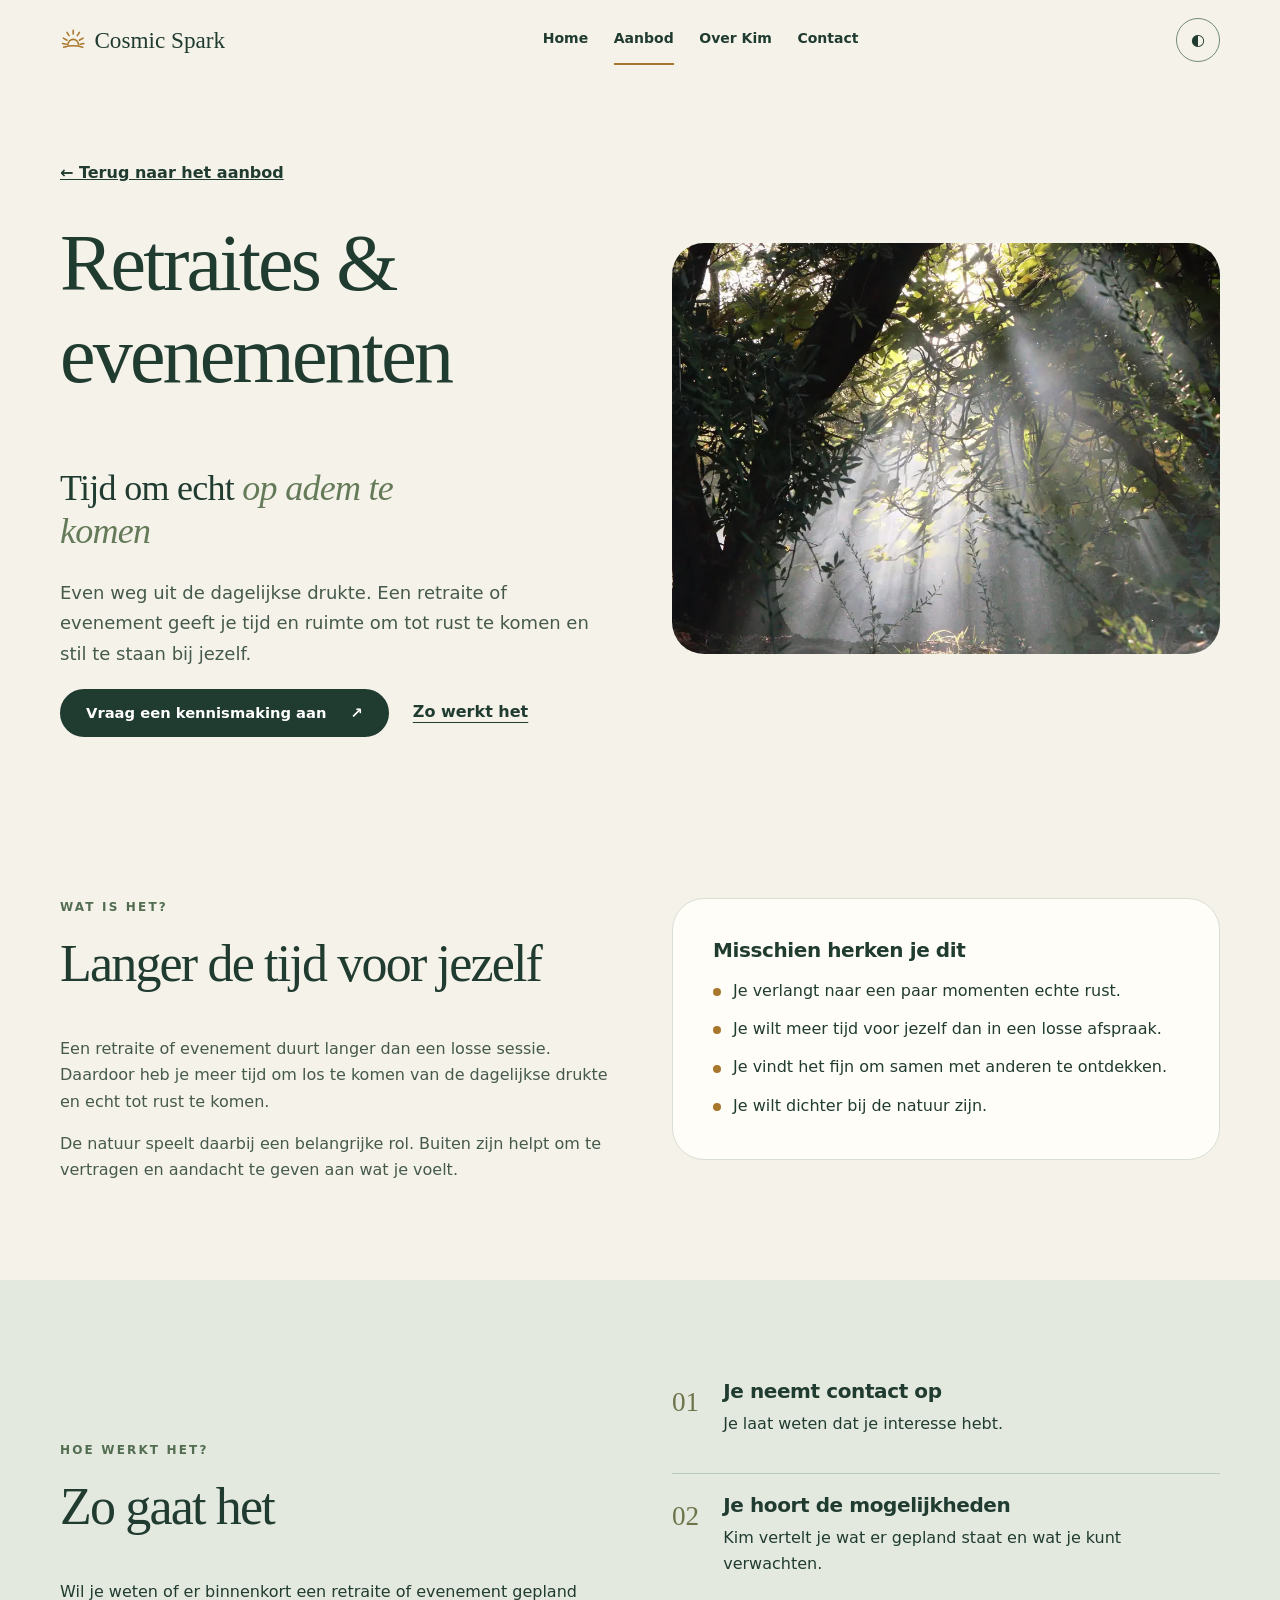
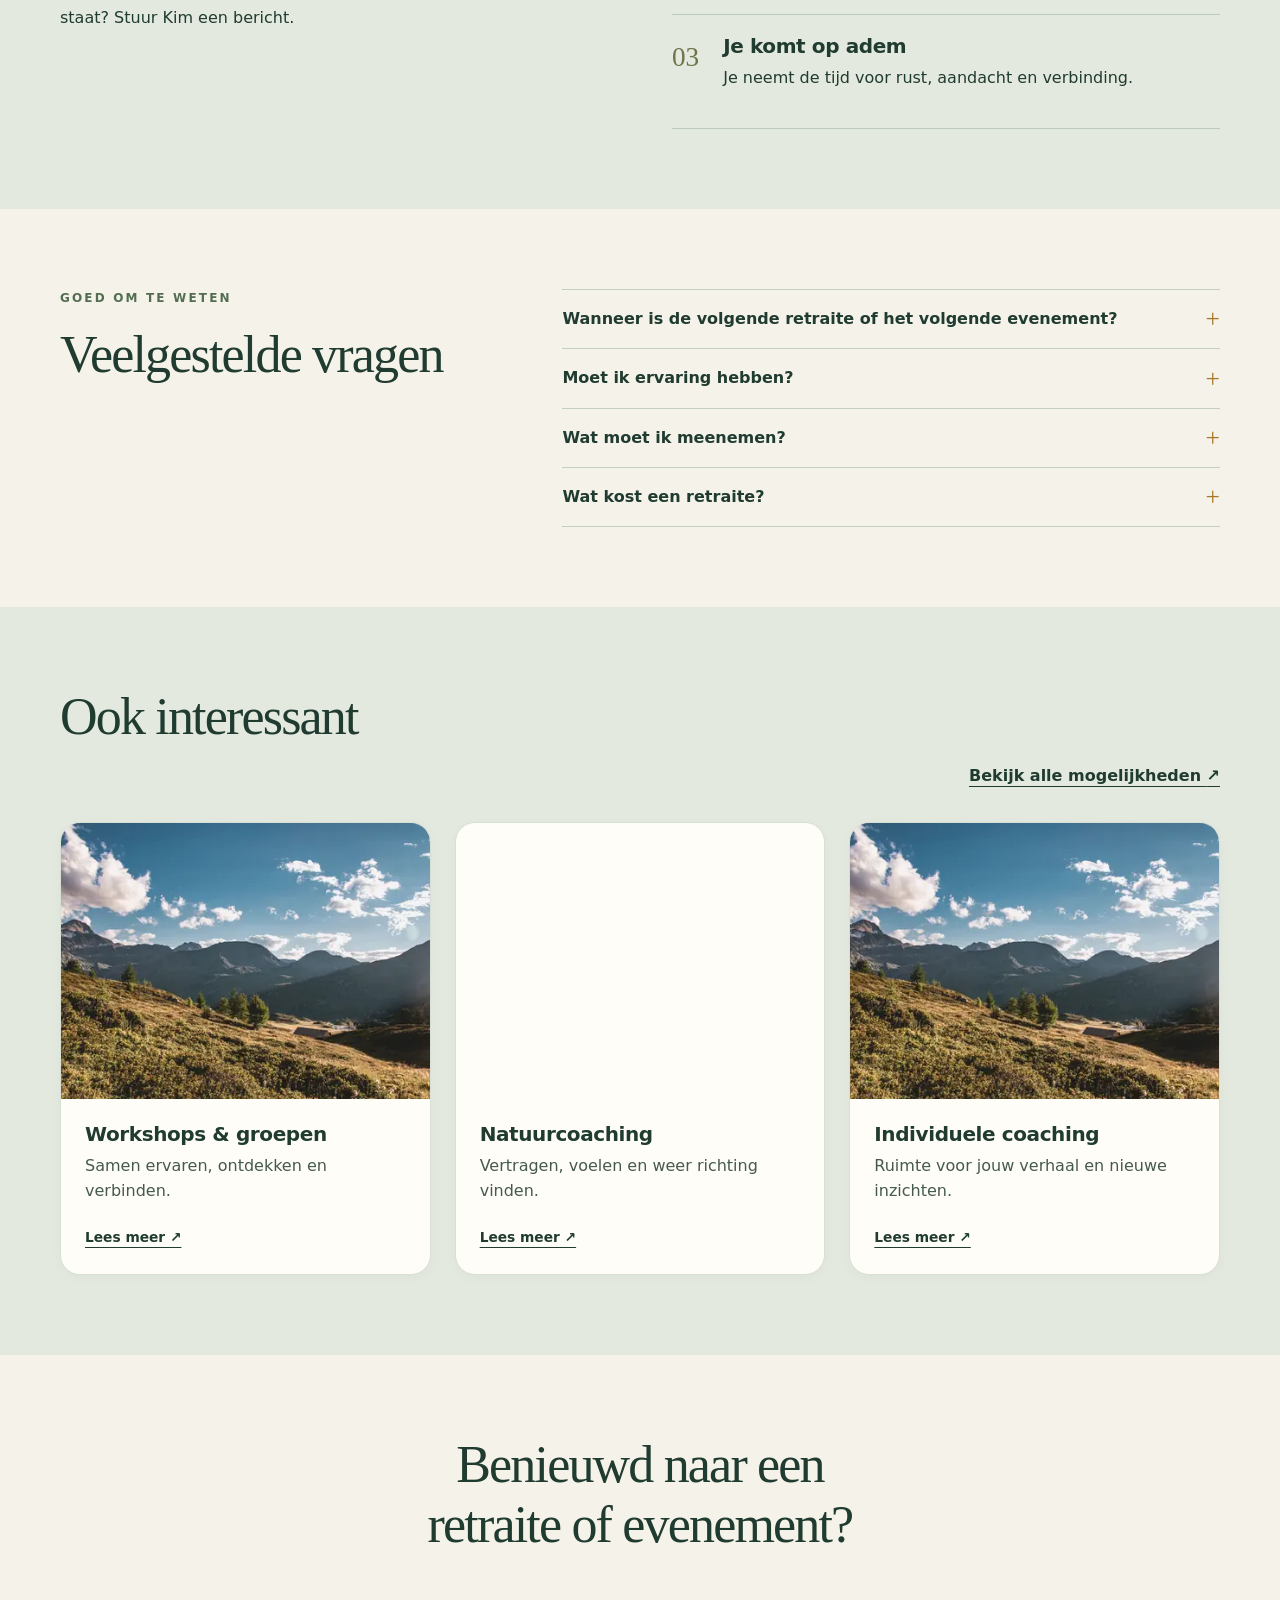
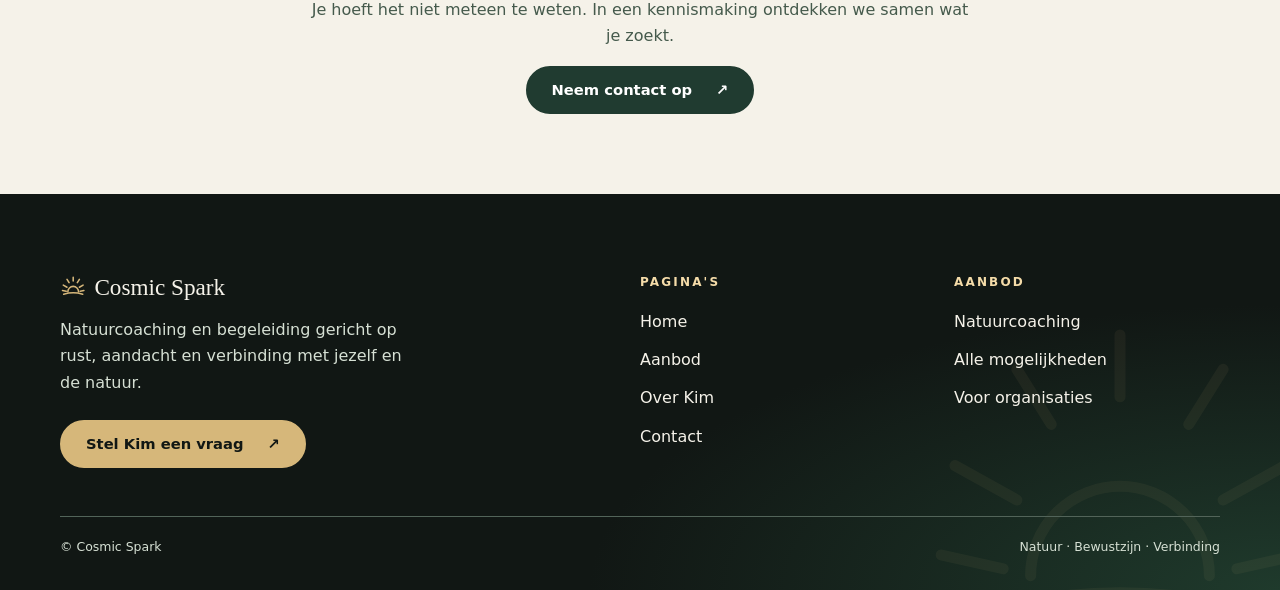
<file: aanbod/retraites-en-evenementen.html>
<!doctype html>
<html lang="nl">
 <head>
  <meta charset="utf-8"/>
  <meta content="width=device-width,initial-scale=1,viewport-fit=cover" name="viewport"/>
  <meta content="Lees over retraites en evenementen van Cosmic Spark: tijd en ruimte om echt op adem te komen." name="description"/>
  <meta content="light dark" name="color-scheme"/>
  <title>Retraites &amp; evenementen | Cosmic Spark</title>
  <link href="../favicon.svg?v=2" rel="icon" type="image/svg+xml"/>
  <link href="../favicon.ico?v=2" rel="alternate icon" sizes="any"/>
  <link href="../assets/apple-touch-icon.png" rel="apple-touch-icon"/>
  <link href="../manifest.webmanifest" rel="manifest"/>
  <meta content="#f5f2e9" name="theme-color"/>
  <script>
    /* Gekozen thema toepassen vóór de eerste weergave, zodat het donkere thema niet licht knippert. */
    try { var t = localStorage.getItem('cosmic-theme'); if (t === 'dark' || t === 'light') document.documentElement.dataset.theme = t; } catch (e) {}
  </script>
  <link href="../design-tokens.css?v=14" rel="stylesheet"/>
  <link href="../style.css?v=22" rel="stylesheet"/>
 </head>
 <body class="page-detail page-retraites-en-evenementen">
  <a class="skip" href="#inhoud">Ga naar inhoud</a>
  <header class="site-header">
   <div class="shell header-inner">
    <a aria-label="Cosmic Spark - home" class="brand" href="../index.html">
     <span aria-hidden="true" class="spark">
      <svg class="sun-icon" viewBox="0 0 64 64" focusable="false"><g fill="none" stroke="currentColor" stroke-width="3.8" stroke-linecap="round" stroke-linejoin="round"><path d="M19 43a13 13 0 0 1 26 0"/><path d="M9 49 Q32 42 55 49"/><path d="M32 8v9 M17 13l5 8 M47 13l-5 8 M8 27l9 5 M56 27l-9 5 M6 40l9 2 M58 40l-9 2"/></g></svg>
     </span>
     Cosmic Spark
    </a>
    <nav aria-label="Hoofdnavigatie" class="desktop-nav">
     <a href="../index.html">Home</a>
     <a aria-current="true" href="../aanbod.html">Aanbod</a>
     <a href="../over-kim.html">Over Kim</a>
     <a href="../contact.html">Contact</a>
    </nav>
    <div class="header-actions">
     <button aria-label="Donkere modus" hidden="" aria-pressed="false" class="theme-toggle" title="Wissel tussen licht en donker thema" type="button">◐</button>
    </div>
   </div>
  </header>

  <main id="inhoud">
   <section aria-labelledby="detail-titel" class="detail-hero shell section">
    <div class="detail-copy">
     <a class="back-link" href="../aanbod.html#aanbod-kaarten">&larr; Terug naar het aanbod</a>
     <h1 id="detail-titel">Retraites &amp; evenementen</h1>
     <p class="detail-tagline">Tijd om echt <em>op adem te komen</em></p>
     <p class="lead">
      Even weg uit de dagelijkse drukte. Een retraite of evenement geeft je tijd en ruimte om tot rust te komen en stil te staan bij jezelf.
     </p>
     <div class="detail-actions">
      <a class="button" href="../contact.html?dienst=Retraites%20en%20evenementen">
       Vraag een kennismaking aan
       <span aria-hidden="true">&nearrow;</span>
      </a>
      <a class="text-link" href="#werkwijze">Zo werkt het</a>
     </div>
    </div>
    <div class="detail-image">
     <img alt="Zonlicht valt tussen de bomen door in een groen bos" fetchpriority="high" loading="eager" decoding="async" width="960" height="1440" src="../assets/boslicht-960.webp" srcset="../assets/boslicht-480.webp 480w, ../assets/boslicht-960.webp 960w, ../assets/boslicht-1600.webp 1600w" sizes="(min-width: 1224px) 548px, (min-width: 700px) 46vw, 100vw"/>
    </div>
   </section>

   <section aria-labelledby="wat-titel" class="section shell">
    <div class="split-section detail-intro">
     <div>
      <p class="eyebrow">Wat is het?</p>
      <h2 id="wat-titel">Langer de tijd voor jezelf</h2>
      <p>Een retraite of evenement duurt langer dan een losse sessie. Daardoor heb je meer tijd om los te komen van de dagelijkse drukte en echt tot rust te komen.</p>
      <p>De natuur speelt daarbij een belangrijke rol. Buiten zijn helpt om te vertragen en aandacht te geven aan wat je voelt.</p>
     </div>
     <div class="detail-panel">
      <h3>Misschien herken je dit</h3>
      <ul class="check-list">
       <li>Je verlangt naar een paar momenten echte rust.</li>
       <li>Je wilt meer tijd voor jezelf dan in een losse afspraak.</li>
       <li>Je vindt het fijn om samen met anderen te ontdekken.</li>
       <li>Je wilt dichter bij de natuur zijn.</li>
      </ul>
     </div>
    </div>
   </section>

   <section aria-labelledby="werkwijze-titel" class="section section-sage" id="werkwijze">
    <div class="shell split-section">
     <div>
      <p class="eyebrow">Hoe werkt het?</p>
      <h2 id="werkwijze-titel">Zo gaat het</h2>
      <p>
       Wil je weten of er binnenkort een retraite of evenement gepland staat? Stuur Kim een bericht.
      </p>
     </div>
     <ol class="steps">
      <li>
       <span aria-hidden="true">01</span>
       <div>
        <h3>Je neemt contact op</h3>
        <p>Je laat weten dat je interesse hebt.</p>
       </div>
      </li>
      <li>
       <span aria-hidden="true">02</span>
       <div>
        <h3>Je hoort de mogelijkheden</h3>
        <p>Kim vertelt je wat er gepland staat en wat je kunt verwachten.</p>
       </div>
      </li>
      <li>
       <span aria-hidden="true">03</span>
       <div>
        <h3>Je komt op adem</h3>
        <p>Je neemt de tijd voor rust, aandacht en verbinding.</p>
       </div>
      </li>
     </ol>
    </div>
   </section>

   <section aria-labelledby="vragen-titel" class="section shell">
    <div class="faq">
     <div>
      <p class="eyebrow">Goed om te weten</p>
      <h2 id="vragen-titel">Veelgestelde vragen</h2>
     </div>
     <div class="faq-list">
      <details>
       <summary>Wanneer is de volgende retraite of het volgende evenement?</summary>
       <p>Stuur Kim een bericht via de <a href="../contact.html?dienst=Retraites%20en%20evenementen">contactpagina</a>; dan hoor je of er binnenkort iets gepland staat.</p>
      </details>
      <details>
       <summary>Moet ik ervaring hebben?</summary>
       <p>Nee. Iedereen is welkom, ook als je hier voor het eerst mee kennismaakt.</p>
      </details>
      <details>
       <summary>Wat moet ik meenemen?</summary>
       <p>Dat hangt af van de retraite of het evenement. Je hoort het ruim van tevoren.</p>
      </details>
      <details>
       <summary>Wat kost een retraite?</summary>
       <p>Stuur Kim een bericht via de <a href="../contact.html?dienst=Retraites%20en%20evenementen">contactpagina</a> voor meer informatie over de mogelijkheden en kosten.</p>
      </details>
     </div>
    </div>
   </section>

   <section aria-labelledby="meer-titel" class="section section-sage">
    <div class="shell">
     <div class="section-heading">
      <h2 id="meer-titel">Ook interessant</h2>
      <a class="text-link" href="../aanbod.html#aanbod-kaarten">Bekijk alle mogelijkheden <span aria-hidden="true">&nearrow;</span></a>
     </div>
     <div class="service-grid related-grid">
      <article class="service-card">
       <div class="service-image">
        <img alt="" loading="lazy" decoding="async" width="960" height="640" src="../assets/berg-en-ruimte-960.webp" srcset="../assets/berg-en-ruimte-480.webp 480w, ../assets/berg-en-ruimte-960.webp 960w, ../assets/berg-en-ruimte-1600.webp 1600w" sizes="(min-width: 1100px) 360px, (min-width: 700px) 30vw, (min-width: 421px) 46vw, 100vw"/>
       </div>
       <div class="service-content">
        <h3><a class="card-link" href="workshops-en-groepen.html">Workshops &amp; groepen</a></h3>
        <p>Samen ervaren, ontdekken en verbinden.</p>
        <span aria-hidden="true" class="text-link">Lees meer &nearrow;</span>
       </div>
      </article>
      <article class="service-card">
       <div class="service-image">
        <img alt="" loading="lazy" decoding="async" width="960" height="1440" src="../assets/boslicht-960.webp" srcset="../assets/boslicht-480.webp 480w, ../assets/boslicht-960.webp 960w, ../assets/boslicht-1600.webp 1600w" sizes="(min-width: 1100px) 360px, (min-width: 700px) 30vw, (min-width: 421px) 46vw, 100vw"/>
       </div>
       <div class="service-content">
        <h3><a class="card-link" href="natuurcoaching.html">Natuurcoaching</a></h3>
        <p>Vertragen, voelen en weer richting vinden.</p>
        <span aria-hidden="true" class="text-link">Lees meer &nearrow;</span>
       </div>
      </article>
      <article class="service-card">
       <div class="service-image">
        <img alt="" loading="lazy" decoding="async" width="960" height="640" src="../assets/berg-en-ruimte-960.webp" srcset="../assets/berg-en-ruimte-480.webp 480w, ../assets/berg-en-ruimte-960.webp 960w, ../assets/berg-en-ruimte-1600.webp 1600w" sizes="(min-width: 1100px) 360px, (min-width: 700px) 30vw, (min-width: 421px) 46vw, 100vw"/>
       </div>
       <div class="service-content">
        <h3><a class="card-link" href="individuele-coaching.html">Individuele coaching</a></h3>
        <p>Ruimte voor jouw verhaal en nieuwe inzichten.</p>
        <span aria-hidden="true" class="text-link">Lees meer &nearrow;</span>
       </div>
      </article>
     </div>
    </div>
   </section>

   <section aria-labelledby="cta-titel" class="section shell compact-cta">
    <h2 id="cta-titel">Benieuwd naar een retraite of evenement?</h2>
    <p>Je hoeft het niet meteen te weten. In een kennismaking ontdekken we samen wat je zoekt.</p>
    <a class="button" href="../contact.html?dienst=Retraites%20en%20evenementen">
     Neem contact op
     <span aria-hidden="true">&nearrow;</span>
    </a>
   </section>
  </main>

  <footer class="site-footer">
    <div class="shell footer-grid">
      <div class="footer-brand">
        <a class="brand" href="../index.html">
          <span aria-hidden="true" class="spark"><svg class="sun-icon" viewBox="0 0 64 64" focusable="false"><g fill="none" stroke="currentColor" stroke-width="3.8" stroke-linecap="round" stroke-linejoin="round"><path d="M19 43a13 13 0 0 1 26 0"/><path d="M9 49 Q32 42 55 49"/><path d="M32 8v9 M17 13l5 8 M47 13l-5 8 M8 27l9 5 M56 27l-9 5 M6 40l9 2 M58 40l-9 2"/></g></svg></span>
          Cosmic Spark
        </a>
        <p>Natuurcoaching en begeleiding gericht op rust, aandacht en verbinding met jezelf en de natuur.</p>
        <a class="button button-gold" href="../contact.html">
          Stel Kim een vraag
          <span aria-hidden="true">&nearrow;</span>
        </a>
      </div>
      <nav aria-labelledby="footer-paginas" class="footer-nav">
        <h2 class="footer-heading" id="footer-paginas">Pagina's</h2>
        <ul>
        <li><a href="../index.html">Home</a></li>
        <li><a href="../aanbod.html">Aanbod</a></li>
        <li><a href="../over-kim.html">Over Kim</a></li>
        <li><a href="../contact.html">Contact</a></li>
        </ul>
      </nav>
      <nav aria-labelledby="footer-aanbod" class="footer-nav">
        <h2 class="footer-heading" id="footer-aanbod">Aanbod</h2>
        <ul>
        <li><a href="natuurcoaching.html">Natuurcoaching</a></li>
        <li><a href="../aanbod.html#aanbod-kaarten">Alle mogelijkheden</a></li>
        <li><a href="voor-organisaties.html">Voor organisaties</a></li>
        </ul>
      </nav>
    </div>
    <div class="shell footer-bottom">
      <small>&copy; Cosmic Spark</small>
      <small>Natuur &middot; Bewustzijn &middot; Verbinding</small>
    </div>
  </footer>

  <nav aria-label="Hoofdnavigatie mobiel" class="mobile-dock" data-layout="fixed-bottom-four">
   <a aria-label="Home" href="../index.html">
    <svg aria-hidden="true" fill="none" stroke="currentColor" stroke-linecap="round" stroke-linejoin="round" stroke-width="1.8" viewBox="0 0 24 24"><path d="m3 10 9-7 9 7v10a1 1 0 0 1-1 1h-5v-7H9v7H4a1 1 0 0 1-1-1z"></path></svg>
    <span>Home</span>
   </a>
   <a aria-current="true" aria-label="Aanbod" href="../aanbod.html">
    <svg aria-hidden="true" fill="none" stroke="currentColor" stroke-linecap="round" stroke-linejoin="round" stroke-width="1.8" viewBox="0 0 24 24"><path d="M20 4C9 4 4 9 4 16a4 4 0 0 0 4 4c7 0 12-5 12-16Z"></path><path d="M4 20c2-5 6-9 12-12"></path></svg>
    <span>Aanbod</span>
   </a>
   <a aria-label="Over Kim" href="../over-kim.html">
    <svg aria-hidden="true" fill="none" stroke="currentColor" stroke-linecap="round" stroke-linejoin="round" stroke-width="1.8" viewBox="0 0 24 24"><path d="M20.8 4.6a5.5 5.5 0 0 0-7.8 0L12 5.7l-1.1-1.1a5.5 5.5 0 0 0-7.8 7.8L12 21l8.8-8.6a5.5 5.5 0 0 0 0-7.8Z"></path></svg>
    <span>Over Kim</span>
   </a>
   <a aria-label="Contact" href="../contact.html">
    <svg aria-hidden="true" fill="none" stroke="currentColor" stroke-linecap="round" stroke-linejoin="round" stroke-width="1.8" viewBox="0 0 24 24"><rect height="14" rx="2" width="18" x="3" y="5"></rect><path d="m3 7 9 7 9-7"></path></svg>
    <span>Contact</span>
   </a>
  </nav>
  <script defer="" src="../script.js?v=14"></script>
 </body>
</html>
</file>
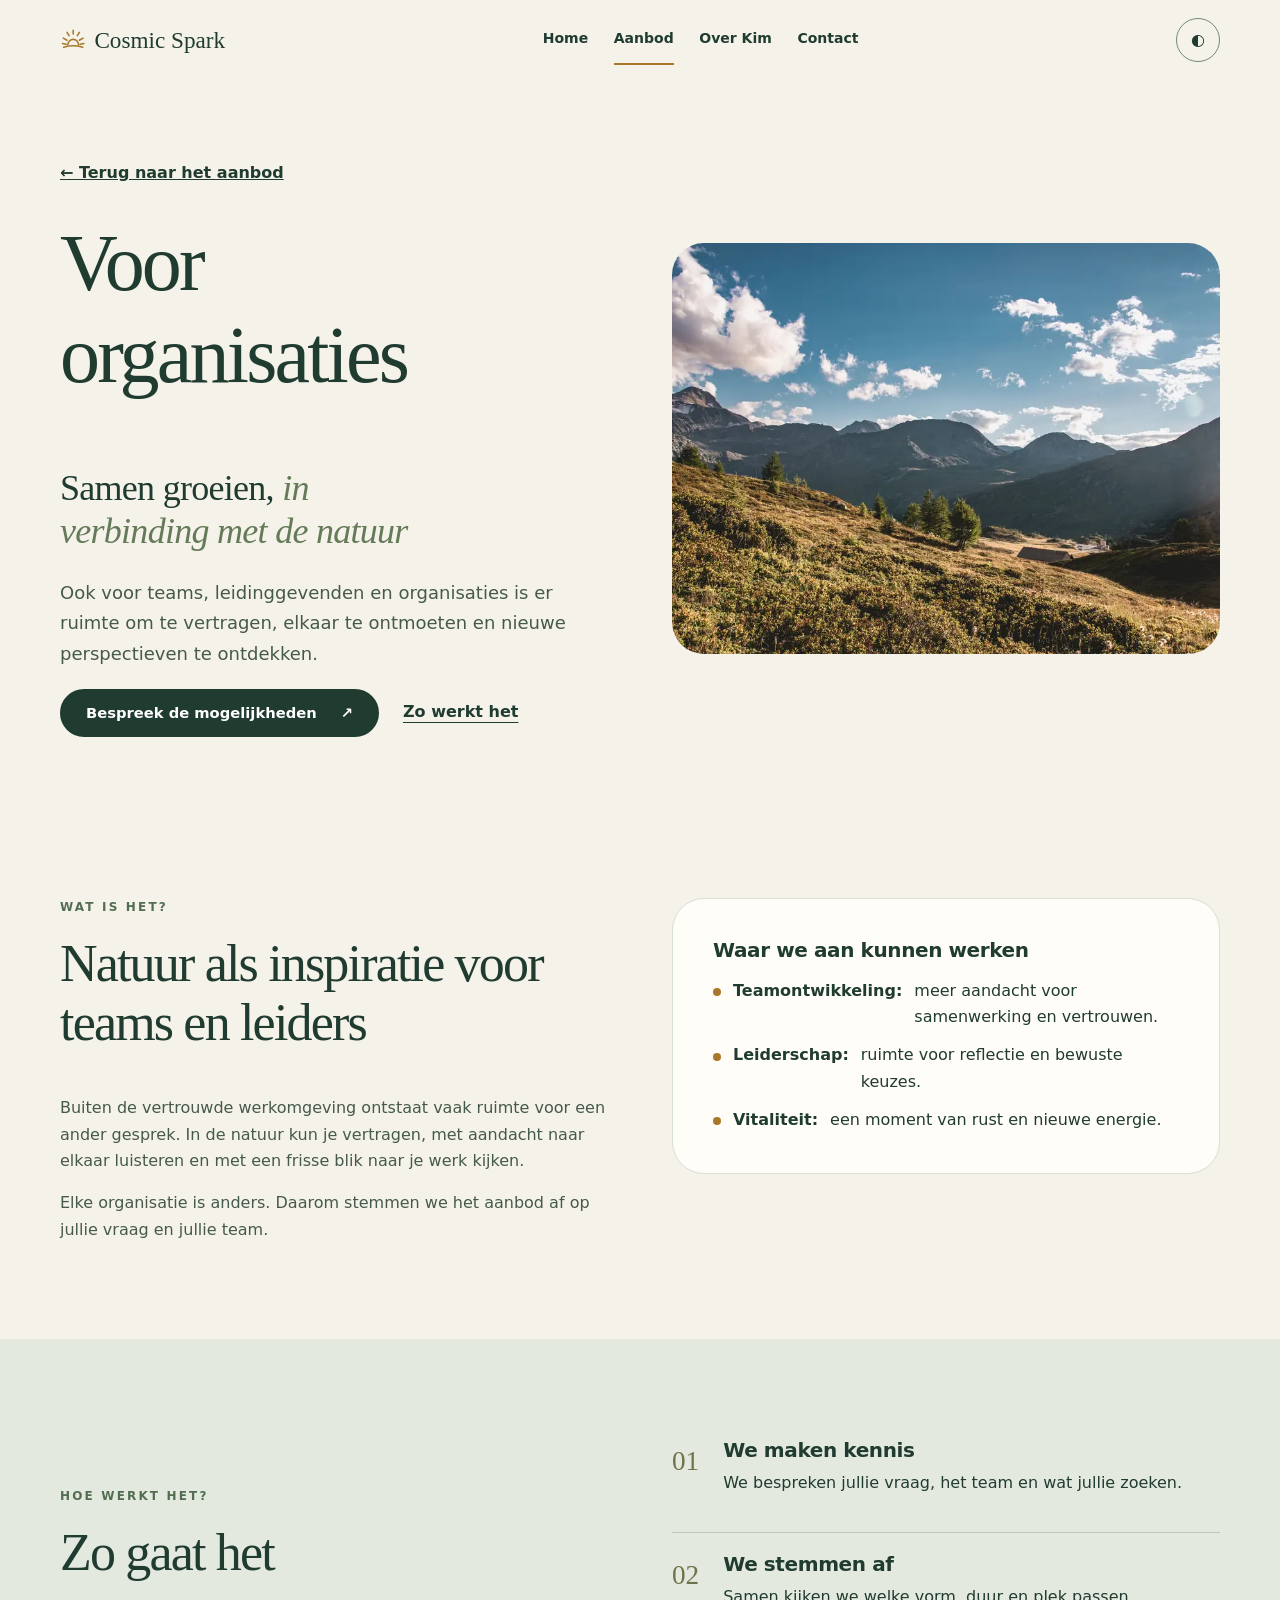
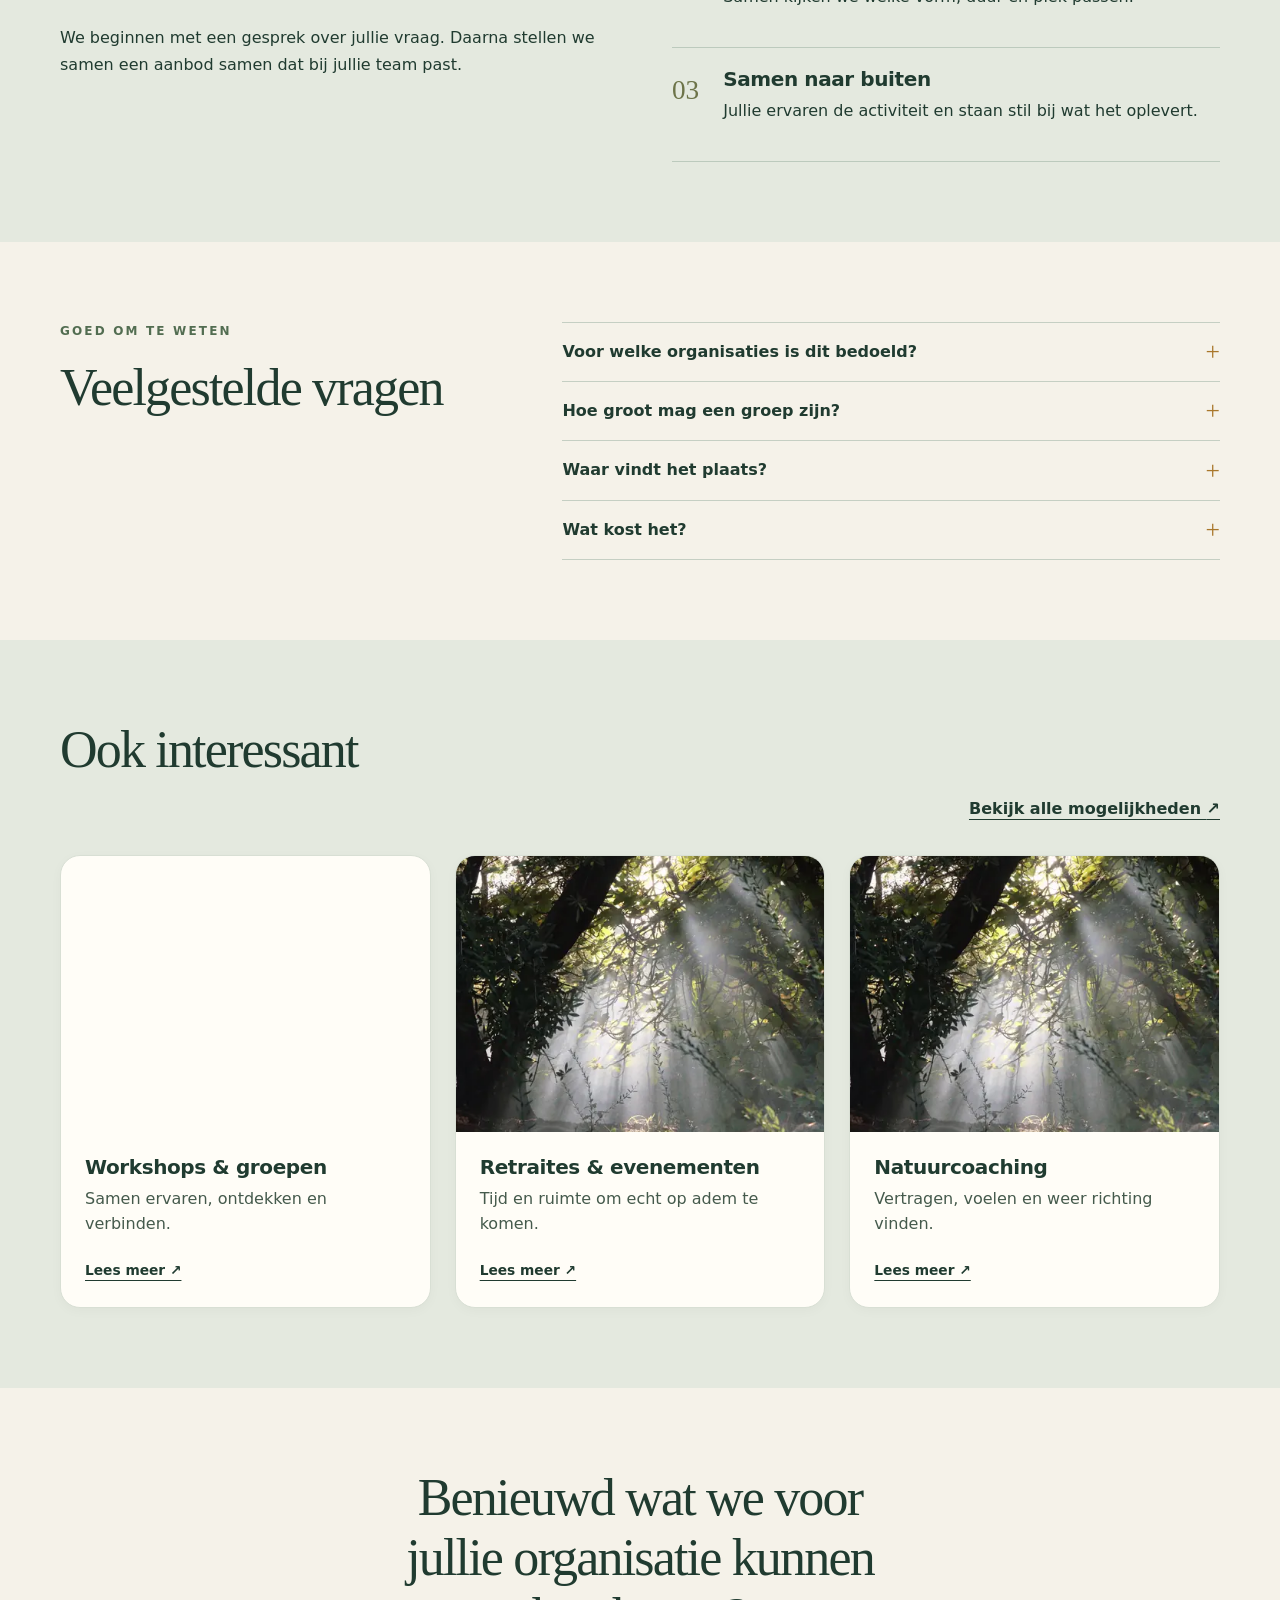
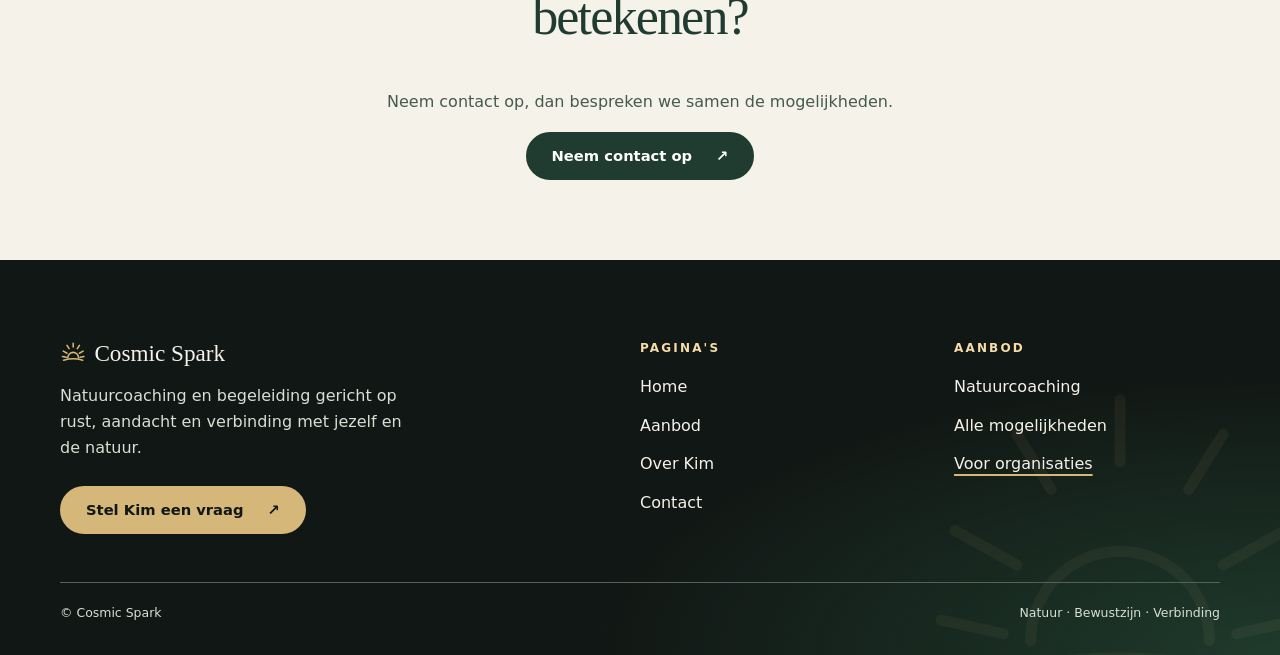
<file: aanbod/voor-organisaties.html>
<!doctype html>
<html lang="nl">
 <head>
  <meta charset="utf-8"/>
  <meta content="width=device-width,initial-scale=1,viewport-fit=cover" name="viewport"/>
  <meta content="Lees wat Cosmic Spark organisaties biedt: natuur als inspiratie voor teams, leidinggevenden en vitaliteit." name="description"/>
  <meta content="light dark" name="color-scheme"/>
  <title>Voor organisaties | Cosmic Spark</title>
  <link href="../favicon.svg?v=2" rel="icon" type="image/svg+xml"/>
  <link href="../favicon.ico?v=2" rel="alternate icon" sizes="any"/>
  <link href="../assets/apple-touch-icon.png" rel="apple-touch-icon"/>
  <link href="../manifest.webmanifest" rel="manifest"/>
  <meta content="#f5f2e9" name="theme-color"/>
  <script>
    /* Gekozen thema toepassen vóór de eerste weergave, zodat het donkere thema niet licht knippert. */
    try { var t = localStorage.getItem('cosmic-theme'); if (t === 'dark' || t === 'light') document.documentElement.dataset.theme = t; } catch (e) {}
  </script>
  <link href="../design-tokens.css?v=14" rel="stylesheet"/>
  <link href="../style.css?v=22" rel="stylesheet"/>
 </head>
 <body class="page-detail page-voor-organisaties">
  <a class="skip" href="#inhoud">Ga naar inhoud</a>
  <header class="site-header">
   <div class="shell header-inner">
    <a aria-label="Cosmic Spark - home" class="brand" href="../index.html">
     <span aria-hidden="true" class="spark">
      <svg class="sun-icon" viewBox="0 0 64 64" focusable="false"><g fill="none" stroke="currentColor" stroke-width="3.8" stroke-linecap="round" stroke-linejoin="round"><path d="M19 43a13 13 0 0 1 26 0"/><path d="M9 49 Q32 42 55 49"/><path d="M32 8v9 M17 13l5 8 M47 13l-5 8 M8 27l9 5 M56 27l-9 5 M6 40l9 2 M58 40l-9 2"/></g></svg>
     </span>
     Cosmic Spark
    </a>
    <nav aria-label="Hoofdnavigatie" class="desktop-nav">
     <a href="../index.html">Home</a>
     <a aria-current="true" href="../aanbod.html">Aanbod</a>
     <a href="../over-kim.html">Over Kim</a>
     <a href="../contact.html">Contact</a>
    </nav>
    <div class="header-actions">
     <button aria-label="Donkere modus" hidden="" aria-pressed="false" class="theme-toggle" title="Wissel tussen licht en donker thema" type="button">◐</button>
    </div>
   </div>
  </header>

  <main id="inhoud">
   <section aria-labelledby="detail-titel" class="detail-hero shell section">
    <div class="detail-copy">
     <a class="back-link" href="../aanbod.html#aanbod-kaarten">&larr; Terug naar het aanbod</a>
     <h1 id="detail-titel">Voor organisaties</h1>
     <p class="detail-tagline">Samen groeien, <em>in verbinding met de natuur</em></p>
     <p class="lead">
      Ook voor teams, leidinggevenden en organisaties is er ruimte om te vertragen, elkaar te ontmoeten en nieuwe perspectieven te ontdekken.
     </p>
     <div class="detail-actions">
      <a class="button" href="../contact.html?dienst=Organisaties">
       Bespreek de mogelijkheden
       <span aria-hidden="true">&nearrow;</span>
      </a>
      <a class="text-link" href="#werkwijze">Zo werkt het</a>
     </div>
    </div>
    <div class="detail-image">
     <img alt="Natuurlijk landschap met ruimte en rust" fetchpriority="high" loading="eager" decoding="async" width="960" height="640" src="../assets/berg-en-ruimte-960.webp" srcset="../assets/berg-en-ruimte-480.webp 480w, ../assets/berg-en-ruimte-960.webp 960w, ../assets/berg-en-ruimte-1600.webp 1600w" sizes="(min-width: 1224px) 548px, (min-width: 700px) 46vw, 100vw"/>
    </div>
   </section>

   <section aria-labelledby="wat-titel" class="section shell">
    <div class="split-section detail-intro">
     <div>
      <p class="eyebrow">Wat is het?</p>
      <h2 id="wat-titel">Natuur als inspiratie voor teams en leiders</h2>
      <p>Buiten de vertrouwde werkomgeving ontstaat vaak ruimte voor een ander gesprek. In de natuur kun je vertragen, met aandacht naar elkaar luisteren en met een frisse blik naar je werk kijken.</p>
      <p>Elke organisatie is anders. Daarom stemmen we het aanbod af op jullie vraag en jullie team.</p>
     </div>
     <div class="detail-panel">
      <h3>Waar we aan kunnen werken</h3>
      <ul class="check-list">
       <li><strong>Teamontwikkeling:</strong> meer aandacht voor samenwerking en vertrouwen.</li>
       <li><strong>Leiderschap:</strong> ruimte voor reflectie en bewuste keuzes.</li>
       <li><strong>Vitaliteit:</strong> een moment van rust en nieuwe energie.</li>
      </ul>
     </div>
    </div>
   </section>

   <section aria-labelledby="werkwijze-titel" class="section section-sage" id="werkwijze">
    <div class="shell split-section">
     <div>
      <p class="eyebrow">Hoe werkt het?</p>
      <h2 id="werkwijze-titel">Zo gaat het</h2>
      <p>
       We beginnen met een gesprek over jullie vraag. Daarna stellen we samen een aanbod samen dat bij jullie team past.
      </p>
     </div>
     <ol class="steps">
      <li>
       <span aria-hidden="true">01</span>
       <div>
        <h3>We maken kennis</h3>
        <p>We bespreken jullie vraag, het team en wat jullie zoeken.</p>
       </div>
      </li>
      <li>
       <span aria-hidden="true">02</span>
       <div>
        <h3>We stemmen af</h3>
        <p>Samen kijken we welke vorm, duur en plek passen.</p>
       </div>
      </li>
      <li>
       <span aria-hidden="true">03</span>
       <div>
        <h3>Samen naar buiten</h3>
        <p>Jullie ervaren de activiteit en staan stil bij wat het oplevert.</p>
       </div>
      </li>
     </ol>
    </div>
   </section>

   <section aria-labelledby="vragen-titel" class="section shell">
    <div class="faq">
     <div>
      <p class="eyebrow">Goed om te weten</p>
      <h2 id="vragen-titel">Veelgestelde vragen</h2>
     </div>
     <div class="faq-list">
      <details>
       <summary>Voor welke organisaties is dit bedoeld?</summary>
       <p>Voor bedrijven, instellingen en andere organisaties die hun team of leidinggevenden iets anders willen bieden. Bespreek je vraag gerust.</p>
      </details>
      <details>
       <summary>Hoe groot mag een groep zijn?</summary>
       <p>Dat hangt af van de activiteit. We bespreken het in het kennismakingsgesprek.</p>
      </details>
      <details>
       <summary>Waar vindt het plaats?</summary>
       <p>De locatie spreken we vooraf samen af.</p>
      </details>
      <details>
       <summary>Wat kost het?</summary>
       <p>Stuur Kim een bericht via de <a href="../contact.html?dienst=Organisaties">contactpagina</a> voor meer informatie over de mogelijkheden en kosten.</p>
      </details>
     </div>
    </div>
   </section>

   <section aria-labelledby="meer-titel" class="section section-sage">
    <div class="shell">
     <div class="section-heading">
      <h2 id="meer-titel">Ook interessant</h2>
      <a class="text-link" href="../aanbod.html#aanbod-kaarten">Bekijk alle mogelijkheden <span aria-hidden="true">&nearrow;</span></a>
     </div>
     <div class="service-grid related-grid">
      <article class="service-card">
       <div class="service-image">
        <img alt="" loading="lazy" decoding="async" width="960" height="640" src="../assets/berg-en-ruimte-960.webp" srcset="../assets/berg-en-ruimte-480.webp 480w, ../assets/berg-en-ruimte-960.webp 960w, ../assets/berg-en-ruimte-1600.webp 1600w" sizes="(min-width: 1100px) 360px, (min-width: 700px) 30vw, (min-width: 421px) 46vw, 100vw"/>
       </div>
       <div class="service-content">
        <h3><a class="card-link" href="workshops-en-groepen.html">Workshops &amp; groepen</a></h3>
        <p>Samen ervaren, ontdekken en verbinden.</p>
        <span aria-hidden="true" class="text-link">Lees meer &nearrow;</span>
       </div>
      </article>
      <article class="service-card">
       <div class="service-image">
        <img alt="" loading="lazy" decoding="async" width="960" height="1440" src="../assets/boslicht-960.webp" srcset="../assets/boslicht-480.webp 480w, ../assets/boslicht-960.webp 960w, ../assets/boslicht-1600.webp 1600w" sizes="(min-width: 1100px) 360px, (min-width: 700px) 30vw, (min-width: 421px) 46vw, 100vw"/>
       </div>
       <div class="service-content">
        <h3><a class="card-link" href="retraites-en-evenementen.html">Retraites &amp; evenementen</a></h3>
        <p>Tijd en ruimte om echt op adem te komen.</p>
        <span aria-hidden="true" class="text-link">Lees meer &nearrow;</span>
       </div>
      </article>
      <article class="service-card">
       <div class="service-image">
        <img alt="" loading="lazy" decoding="async" width="960" height="1440" src="../assets/boslicht-960.webp" srcset="../assets/boslicht-480.webp 480w, ../assets/boslicht-960.webp 960w, ../assets/boslicht-1600.webp 1600w" sizes="(min-width: 1100px) 360px, (min-width: 700px) 30vw, (min-width: 421px) 46vw, 100vw"/>
       </div>
       <div class="service-content">
        <h3><a class="card-link" href="natuurcoaching.html">Natuurcoaching</a></h3>
        <p>Vertragen, voelen en weer richting vinden.</p>
        <span aria-hidden="true" class="text-link">Lees meer &nearrow;</span>
       </div>
      </article>
     </div>
    </div>
   </section>

   <section aria-labelledby="cta-titel" class="section shell compact-cta">
    <h2 id="cta-titel">Benieuwd wat we voor jullie organisatie kunnen betekenen?</h2>
    <p>Neem contact op, dan bespreken we samen de mogelijkheden.</p>
    <a class="button" href="../contact.html?dienst=Organisaties">
     Neem contact op
     <span aria-hidden="true">&nearrow;</span>
    </a>
   </section>
  </main>

  <footer class="site-footer">
    <div class="shell footer-grid">
      <div class="footer-brand">
        <a class="brand" href="../index.html">
          <span aria-hidden="true" class="spark"><svg class="sun-icon" viewBox="0 0 64 64" focusable="false"><g fill="none" stroke="currentColor" stroke-width="3.8" stroke-linecap="round" stroke-linejoin="round"><path d="M19 43a13 13 0 0 1 26 0"/><path d="M9 49 Q32 42 55 49"/><path d="M32 8v9 M17 13l5 8 M47 13l-5 8 M8 27l9 5 M56 27l-9 5 M6 40l9 2 M58 40l-9 2"/></g></svg></span>
          Cosmic Spark
        </a>
        <p>Natuurcoaching en begeleiding gericht op rust, aandacht en verbinding met jezelf en de natuur.</p>
        <a class="button button-gold" href="../contact.html">
          Stel Kim een vraag
          <span aria-hidden="true">&nearrow;</span>
        </a>
      </div>
      <nav aria-labelledby="footer-paginas" class="footer-nav">
        <h2 class="footer-heading" id="footer-paginas">Pagina's</h2>
        <ul>
        <li><a href="../index.html">Home</a></li>
        <li><a href="../aanbod.html">Aanbod</a></li>
        <li><a href="../over-kim.html">Over Kim</a></li>
        <li><a href="../contact.html">Contact</a></li>
        </ul>
      </nav>
      <nav aria-labelledby="footer-aanbod" class="footer-nav">
        <h2 class="footer-heading" id="footer-aanbod">Aanbod</h2>
        <ul>
        <li><a href="natuurcoaching.html">Natuurcoaching</a></li>
        <li><a href="../aanbod.html#aanbod-kaarten">Alle mogelijkheden</a></li>
        <li><a href="voor-organisaties.html" aria-current="page">Voor organisaties</a></li>
        </ul>
      </nav>
    </div>
    <div class="shell footer-bottom">
      <small>&copy; Cosmic Spark</small>
      <small>Natuur &middot; Bewustzijn &middot; Verbinding</small>
    </div>
  </footer>

  <nav aria-label="Hoofdnavigatie mobiel" class="mobile-dock" data-layout="fixed-bottom-four">
   <a aria-label="Home" href="../index.html">
    <svg aria-hidden="true" fill="none" stroke="currentColor" stroke-linecap="round" stroke-linejoin="round" stroke-width="1.8" viewBox="0 0 24 24"><path d="m3 10 9-7 9 7v10a1 1 0 0 1-1 1h-5v-7H9v7H4a1 1 0 0 1-1-1z"></path></svg>
    <span>Home</span>
   </a>
   <a aria-current="true" aria-label="Aanbod" href="../aanbod.html">
    <svg aria-hidden="true" fill="none" stroke="currentColor" stroke-linecap="round" stroke-linejoin="round" stroke-width="1.8" viewBox="0 0 24 24"><path d="M20 4C9 4 4 9 4 16a4 4 0 0 0 4 4c7 0 12-5 12-16Z"></path><path d="M4 20c2-5 6-9 12-12"></path></svg>
    <span>Aanbod</span>
   </a>
   <a aria-label="Over Kim" href="../over-kim.html">
    <svg aria-hidden="true" fill="none" stroke="currentColor" stroke-linecap="round" stroke-linejoin="round" stroke-width="1.8" viewBox="0 0 24 24"><path d="M20.8 4.6a5.5 5.5 0 0 0-7.8 0L12 5.7l-1.1-1.1a5.5 5.5 0 0 0-7.8 7.8L12 21l8.8-8.6a5.5 5.5 0 0 0 0-7.8Z"></path></svg>
    <span>Over Kim</span>
   </a>
   <a aria-label="Contact" href="../contact.html">
    <svg aria-hidden="true" fill="none" stroke="currentColor" stroke-linecap="round" stroke-linejoin="round" stroke-width="1.8" viewBox="0 0 24 24"><rect height="14" rx="2" width="18" x="3" y="5"></rect><path d="m3 7 9 7 9-7"></path></svg>
    <span>Contact</span>
   </a>
  </nav>
  <script defer="" src="../script.js?v=14"></script>
 </body>
</html>
</file>
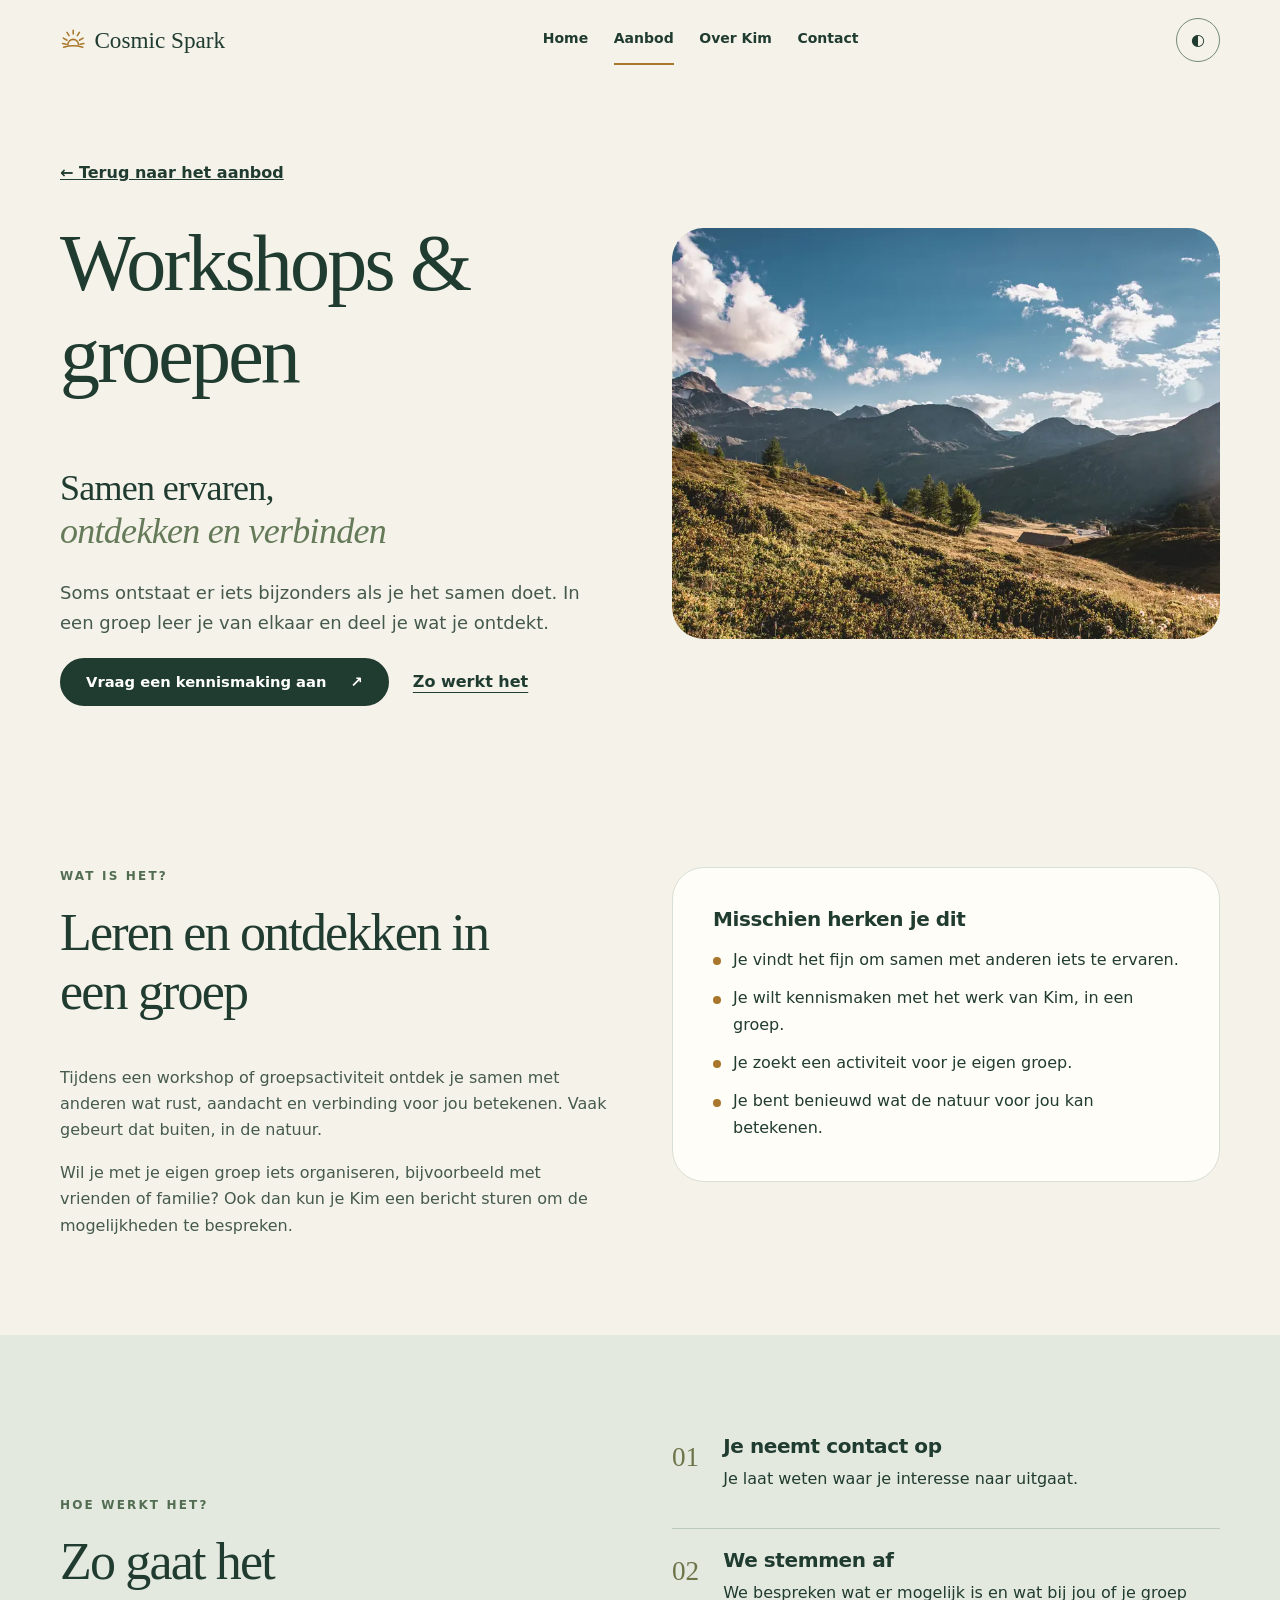
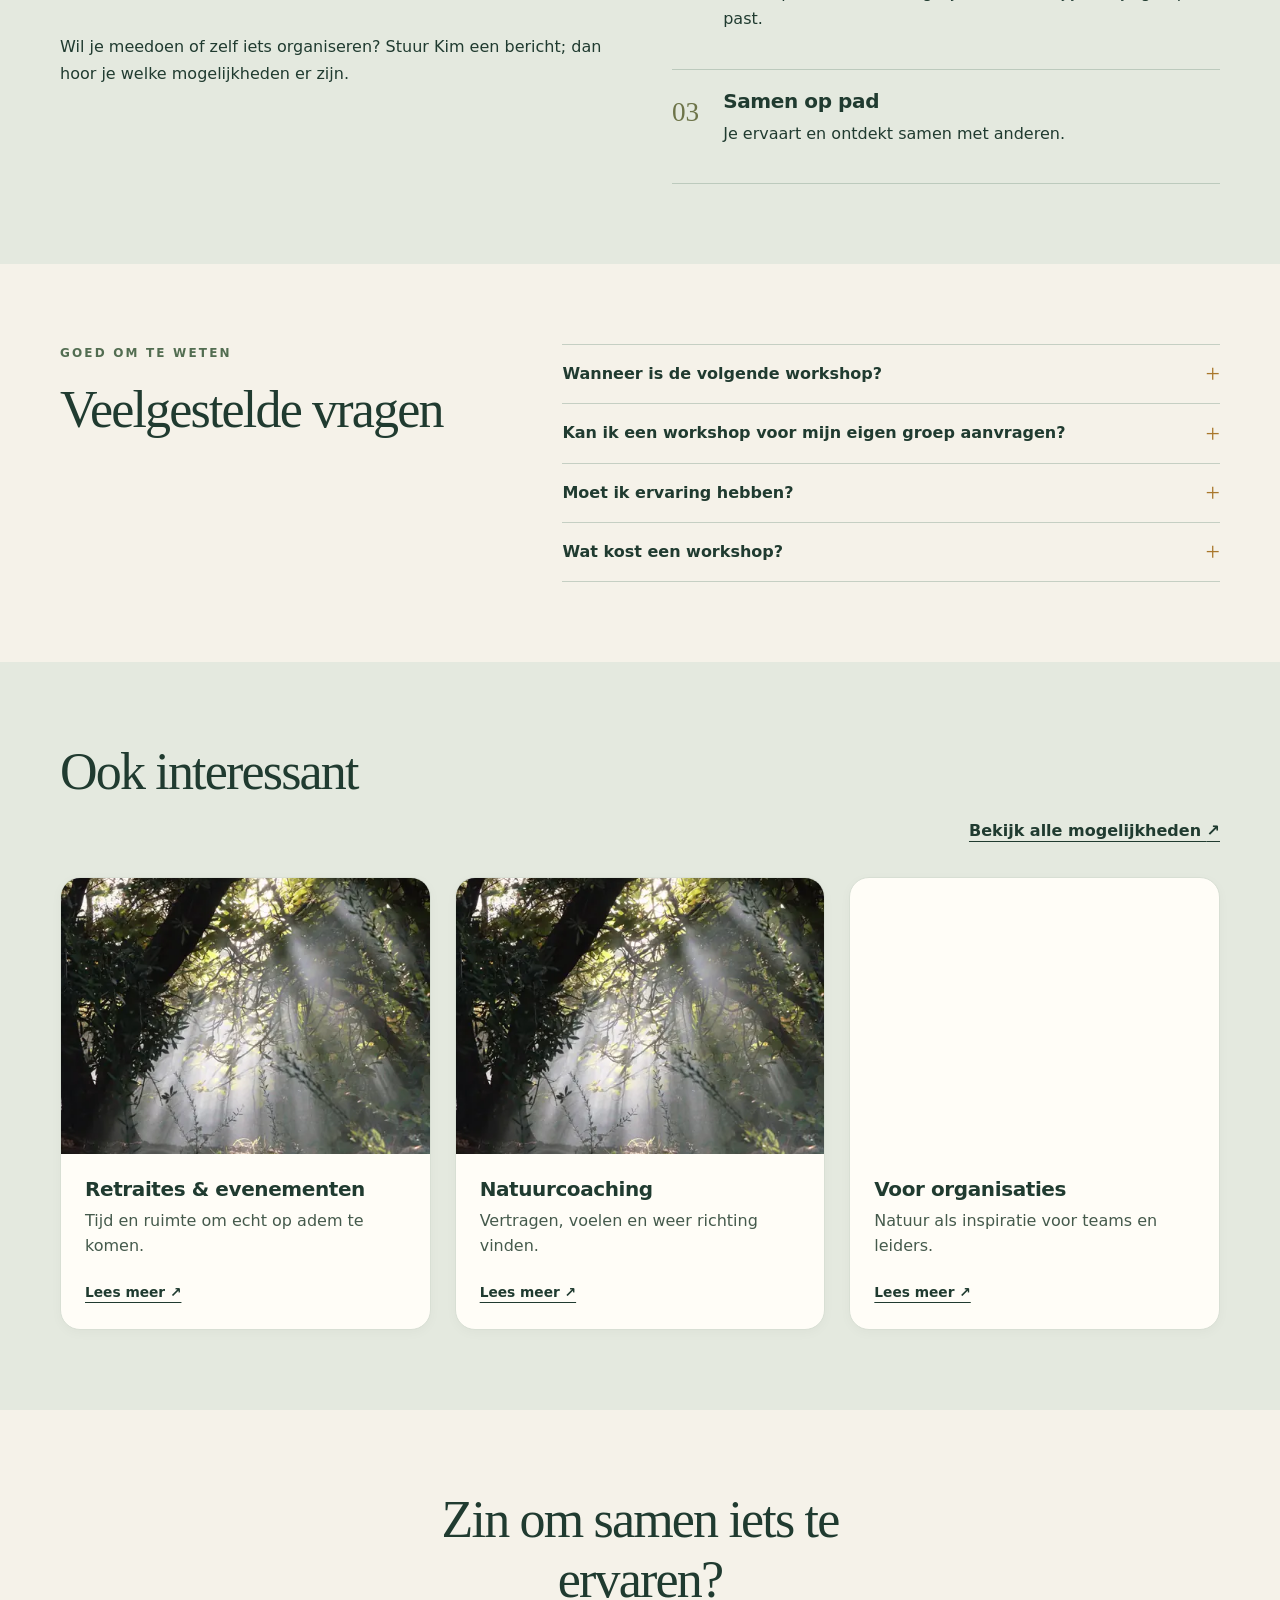
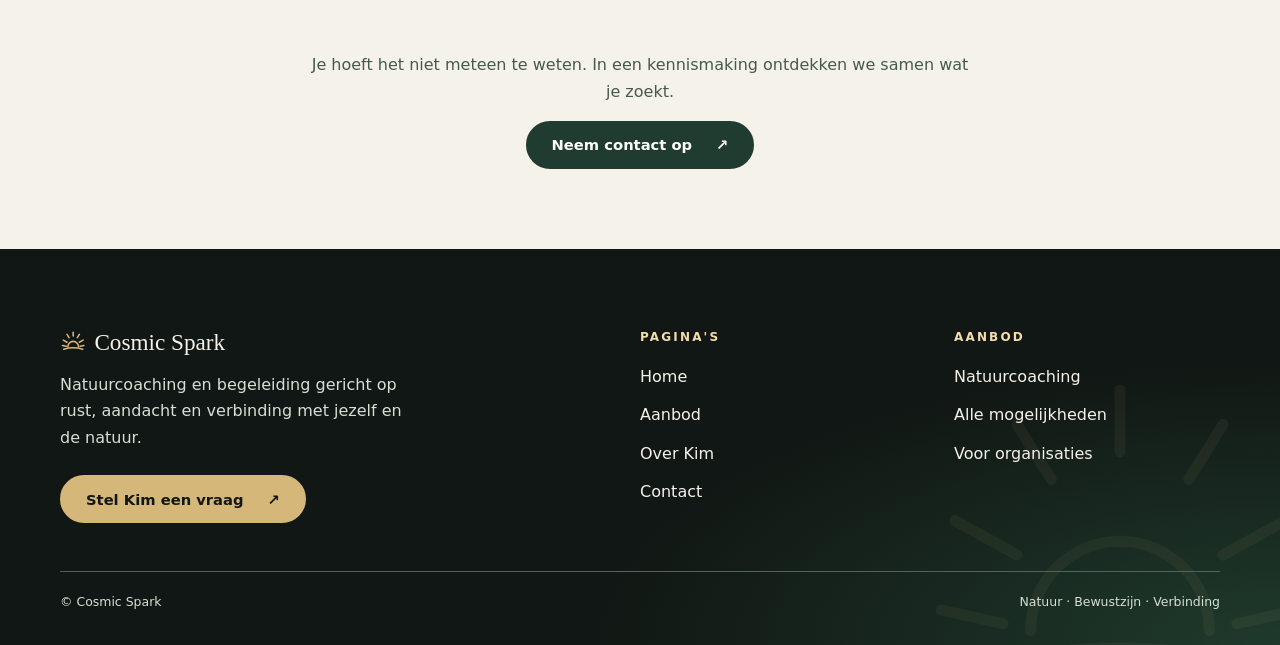
<file: aanbod/workshops-en-groepen.html>
<!doctype html>
<html lang="nl">
 <head>
  <meta charset="utf-8"/>
  <meta content="width=device-width,initial-scale=1,viewport-fit=cover" name="viewport"/>
  <meta content="Lees over workshops en groepsactiviteiten van Cosmic Spark: samen ervaren, ontdekken en verbinden." name="description"/>
  <meta content="light dark" name="color-scheme"/>
  <title>Workshops &amp; groepen | Cosmic Spark</title>
  <link href="../favicon.svg?v=2" rel="icon" type="image/svg+xml"/>
  <link href="../favicon.ico?v=2" rel="alternate icon" sizes="any"/>
  <link href="../assets/apple-touch-icon.png" rel="apple-touch-icon"/>
  <link href="../manifest.webmanifest" rel="manifest"/>
  <meta content="#f5f2e9" name="theme-color"/>
  <script>
    /* Gekozen thema toepassen vóór de eerste weergave, zodat het donkere thema niet licht knippert. */
    try { var t = localStorage.getItem('cosmic-theme'); if (t === 'dark' || t === 'light') document.documentElement.dataset.theme = t; } catch (e) {}
  </script>
  <link href="../design-tokens.css?v=14" rel="stylesheet"/>
  <link href="../style.css?v=22" rel="stylesheet"/>
 </head>
 <body class="page-detail page-workshops-en-groepen">
  <a class="skip" href="#inhoud">Ga naar inhoud</a>
  <header class="site-header">
   <div class="shell header-inner">
    <a aria-label="Cosmic Spark - home" class="brand" href="../index.html">
     <span aria-hidden="true" class="spark">
      <svg class="sun-icon" viewBox="0 0 64 64" focusable="false"><g fill="none" stroke="currentColor" stroke-width="3.8" stroke-linecap="round" stroke-linejoin="round"><path d="M19 43a13 13 0 0 1 26 0"/><path d="M9 49 Q32 42 55 49"/><path d="M32 8v9 M17 13l5 8 M47 13l-5 8 M8 27l9 5 M56 27l-9 5 M6 40l9 2 M58 40l-9 2"/></g></svg>
     </span>
     Cosmic Spark
    </a>
    <nav aria-label="Hoofdnavigatie" class="desktop-nav">
     <a href="../index.html">Home</a>
     <a aria-current="true" href="../aanbod.html">Aanbod</a>
     <a href="../over-kim.html">Over Kim</a>
     <a href="../contact.html">Contact</a>
    </nav>
    <div class="header-actions">
     <button aria-label="Donkere modus" hidden="" aria-pressed="false" class="theme-toggle" title="Wissel tussen licht en donker thema" type="button">◐</button>
    </div>
   </div>
  </header>

  <main id="inhoud">
   <section aria-labelledby="detail-titel" class="detail-hero shell section">
    <div class="detail-copy">
     <a class="back-link" href="../aanbod.html#aanbod-kaarten">&larr; Terug naar het aanbod</a>
     <h1 id="detail-titel">Workshops &amp; groepen</h1>
     <p class="detail-tagline">Samen ervaren, <em>ontdekken en verbinden</em></p>
     <p class="lead">
      Soms ontstaat er iets bijzonders als je het samen doet. In een groep leer je van elkaar en deel je wat je ontdekt.
     </p>
     <div class="detail-actions">
      <a class="button" href="../contact.html?dienst=Workshops%20en%20groepen">
       Vraag een kennismaking aan
       <span aria-hidden="true">&nearrow;</span>
      </a>
      <a class="text-link" href="#werkwijze">Zo werkt het</a>
     </div>
    </div>
    <div class="detail-image">
     <img alt="Weids berglandschap met een groene helling onder een blauwe lucht" fetchpriority="high" loading="eager" decoding="async" width="960" height="640" src="../assets/berg-en-ruimte-960.webp" srcset="../assets/berg-en-ruimte-480.webp 480w, ../assets/berg-en-ruimte-960.webp 960w, ../assets/berg-en-ruimte-1600.webp 1600w" sizes="(min-width: 1224px) 548px, (min-width: 700px) 46vw, 100vw"/>
    </div>
   </section>

   <section aria-labelledby="wat-titel" class="section shell">
    <div class="split-section detail-intro">
     <div>
      <p class="eyebrow">Wat is het?</p>
      <h2 id="wat-titel">Leren en ontdekken in een groep</h2>
      <p>Tijdens een workshop of groepsactiviteit ontdek je samen met anderen wat rust, aandacht en verbinding voor jou betekenen. Vaak gebeurt dat buiten, in de natuur.</p>
      <p>Wil je met je eigen groep iets organiseren, bijvoorbeeld met vrienden of familie? Ook dan kun je Kim een bericht sturen om de mogelijkheden te bespreken.</p>
     </div>
     <div class="detail-panel">
      <h3>Misschien herken je dit</h3>
      <ul class="check-list">
       <li>Je vindt het fijn om samen met anderen iets te ervaren.</li>
       <li>Je wilt kennismaken met het werk van Kim, in een groep.</li>
       <li>Je zoekt een activiteit voor je eigen groep.</li>
       <li>Je bent benieuwd wat de natuur voor jou kan betekenen.</li>
      </ul>
     </div>
    </div>
   </section>

   <section aria-labelledby="werkwijze-titel" class="section section-sage" id="werkwijze">
    <div class="shell split-section">
     <div>
      <p class="eyebrow">Hoe werkt het?</p>
      <h2 id="werkwijze-titel">Zo gaat het</h2>
      <p>
       Wil je meedoen of zelf iets organiseren? Stuur Kim een bericht; dan hoor je welke mogelijkheden er zijn.
      </p>
     </div>
     <ol class="steps">
      <li>
       <span aria-hidden="true">01</span>
       <div>
        <h3>Je neemt contact op</h3>
        <p>Je laat weten waar je interesse naar uitgaat.</p>
       </div>
      </li>
      <li>
       <span aria-hidden="true">02</span>
       <div>
        <h3>We stemmen af</h3>
        <p>We bespreken wat er mogelijk is en wat bij jou of je groep past.</p>
       </div>
      </li>
      <li>
       <span aria-hidden="true">03</span>
       <div>
        <h3>Samen op pad</h3>
        <p>Je ervaart en ontdekt samen met anderen.</p>
       </div>
      </li>
     </ol>
    </div>
   </section>

   <section aria-labelledby="vragen-titel" class="section shell">
    <div class="faq">
     <div>
      <p class="eyebrow">Goed om te weten</p>
      <h2 id="vragen-titel">Veelgestelde vragen</h2>
     </div>
     <div class="faq-list">
      <details>
       <summary>Wanneer is de volgende workshop?</summary>
       <p>Stuur Kim een bericht via de <a href="../contact.html?dienst=Workshops%20en%20groepen">contactpagina</a>; dan hoor je of er binnenkort iets gepland staat.</p>
      </details>
      <details>
       <summary>Kan ik een workshop voor mijn eigen groep aanvragen?</summary>
       <p>Neem contact op om je wensen te bespreken. Samen kijken we wat er mogelijk is.</p>
      </details>
      <details>
       <summary>Moet ik ervaring hebben?</summary>
       <p>Nee. Iedereen is welkom, ook als je hier voor het eerst mee kennismaakt.</p>
      </details>
      <details>
       <summary>Wat kost een workshop?</summary>
       <p>Stuur Kim een bericht via de <a href="../contact.html?dienst=Workshops%20en%20groepen">contactpagina</a> voor meer informatie over de mogelijkheden en kosten.</p>
      </details>
     </div>
    </div>
   </section>

   <section aria-labelledby="meer-titel" class="section section-sage">
    <div class="shell">
     <div class="section-heading">
      <h2 id="meer-titel">Ook interessant</h2>
      <a class="text-link" href="../aanbod.html#aanbod-kaarten">Bekijk alle mogelijkheden <span aria-hidden="true">&nearrow;</span></a>
     </div>
     <div class="service-grid related-grid">
      <article class="service-card">
       <div class="service-image">
        <img alt="" loading="lazy" decoding="async" width="960" height="1440" src="../assets/boslicht-960.webp" srcset="../assets/boslicht-480.webp 480w, ../assets/boslicht-960.webp 960w, ../assets/boslicht-1600.webp 1600w" sizes="(min-width: 1100px) 360px, (min-width: 700px) 30vw, (min-width: 421px) 46vw, 100vw"/>
       </div>
       <div class="service-content">
        <h3><a class="card-link" href="retraites-en-evenementen.html">Retraites &amp; evenementen</a></h3>
        <p>Tijd en ruimte om echt op adem te komen.</p>
        <span aria-hidden="true" class="text-link">Lees meer &nearrow;</span>
       </div>
      </article>
      <article class="service-card">
       <div class="service-image">
        <img alt="" loading="lazy" decoding="async" width="960" height="1440" src="../assets/boslicht-960.webp" srcset="../assets/boslicht-480.webp 480w, ../assets/boslicht-960.webp 960w, ../assets/boslicht-1600.webp 1600w" sizes="(min-width: 1100px) 360px, (min-width: 700px) 30vw, (min-width: 421px) 46vw, 100vw"/>
       </div>
       <div class="service-content">
        <h3><a class="card-link" href="natuurcoaching.html">Natuurcoaching</a></h3>
        <p>Vertragen, voelen en weer richting vinden.</p>
        <span aria-hidden="true" class="text-link">Lees meer &nearrow;</span>
       </div>
      </article>
      <article class="service-card">
       <div class="service-image">
        <img alt="" loading="lazy" decoding="async" width="960" height="640" src="../assets/berg-en-ruimte-960.webp" srcset="../assets/berg-en-ruimte-480.webp 480w, ../assets/berg-en-ruimte-960.webp 960w, ../assets/berg-en-ruimte-1600.webp 1600w" sizes="(min-width: 1100px) 360px, (min-width: 700px) 30vw, (min-width: 421px) 46vw, 100vw"/>
       </div>
       <div class="service-content">
        <h3><a class="card-link" href="voor-organisaties.html">Voor organisaties</a></h3>
        <p>Natuur als inspiratie voor teams en leiders.</p>
        <span aria-hidden="true" class="text-link">Lees meer &nearrow;</span>
       </div>
      </article>
     </div>
    </div>
   </section>

   <section aria-labelledby="cta-titel" class="section shell compact-cta">
    <h2 id="cta-titel">Zin om samen iets te ervaren?</h2>
    <p>Je hoeft het niet meteen te weten. In een kennismaking ontdekken we samen wat je zoekt.</p>
    <a class="button" href="../contact.html?dienst=Workshops%20en%20groepen">
     Neem contact op
     <span aria-hidden="true">&nearrow;</span>
    </a>
   </section>
  </main>

  <footer class="site-footer">
    <div class="shell footer-grid">
      <div class="footer-brand">
        <a class="brand" href="../index.html">
          <span aria-hidden="true" class="spark"><svg class="sun-icon" viewBox="0 0 64 64" focusable="false"><g fill="none" stroke="currentColor" stroke-width="3.8" stroke-linecap="round" stroke-linejoin="round"><path d="M19 43a13 13 0 0 1 26 0"/><path d="M9 49 Q32 42 55 49"/><path d="M32 8v9 M17 13l5 8 M47 13l-5 8 M8 27l9 5 M56 27l-9 5 M6 40l9 2 M58 40l-9 2"/></g></svg></span>
          Cosmic Spark
        </a>
        <p>Natuurcoaching en begeleiding gericht op rust, aandacht en verbinding met jezelf en de natuur.</p>
        <a class="button button-gold" href="../contact.html">
          Stel Kim een vraag
          <span aria-hidden="true">&nearrow;</span>
        </a>
      </div>
      <nav aria-labelledby="footer-paginas" class="footer-nav">
        <h2 class="footer-heading" id="footer-paginas">Pagina's</h2>
        <ul>
        <li><a href="../index.html">Home</a></li>
        <li><a href="../aanbod.html">Aanbod</a></li>
        <li><a href="../over-kim.html">Over Kim</a></li>
        <li><a href="../contact.html">Contact</a></li>
        </ul>
      </nav>
      <nav aria-labelledby="footer-aanbod" class="footer-nav">
        <h2 class="footer-heading" id="footer-aanbod">Aanbod</h2>
        <ul>
        <li><a href="natuurcoaching.html">Natuurcoaching</a></li>
        <li><a href="../aanbod.html#aanbod-kaarten">Alle mogelijkheden</a></li>
        <li><a href="voor-organisaties.html">Voor organisaties</a></li>
        </ul>
      </nav>
    </div>
    <div class="shell footer-bottom">
      <small>&copy; Cosmic Spark</small>
      <small>Natuur &middot; Bewustzijn &middot; Verbinding</small>
    </div>
  </footer>

  <nav aria-label="Hoofdnavigatie mobiel" class="mobile-dock" data-layout="fixed-bottom-four">
   <a aria-label="Home" href="../index.html">
    <svg aria-hidden="true" fill="none" stroke="currentColor" stroke-linecap="round" stroke-linejoin="round" stroke-width="1.8" viewBox="0 0 24 24"><path d="m3 10 9-7 9 7v10a1 1 0 0 1-1 1h-5v-7H9v7H4a1 1 0 0 1-1-1z"></path></svg>
    <span>Home</span>
   </a>
   <a aria-current="true" aria-label="Aanbod" href="../aanbod.html">
    <svg aria-hidden="true" fill="none" stroke="currentColor" stroke-linecap="round" stroke-linejoin="round" stroke-width="1.8" viewBox="0 0 24 24"><path d="M20 4C9 4 4 9 4 16a4 4 0 0 0 4 4c7 0 12-5 12-16Z"></path><path d="M4 20c2-5 6-9 12-12"></path></svg>
    <span>Aanbod</span>
   </a>
   <a aria-label="Over Kim" href="../over-kim.html">
    <svg aria-hidden="true" fill="none" stroke="currentColor" stroke-linecap="round" stroke-linejoin="round" stroke-width="1.8" viewBox="0 0 24 24"><path d="M20.8 4.6a5.5 5.5 0 0 0-7.8 0L12 5.7l-1.1-1.1a5.5 5.5 0 0 0-7.8 7.8L12 21l8.8-8.6a5.5 5.5 0 0 0 0-7.8Z"></path></svg>
    <span>Over Kim</span>
   </a>
   <a aria-label="Contact" href="../contact.html">
    <svg aria-hidden="true" fill="none" stroke="currentColor" stroke-linecap="round" stroke-linejoin="round" stroke-width="1.8" viewBox="0 0 24 24"><rect height="14" rx="2" width="18" x="3" y="5"></rect><path d="m3 7 9 7 9-7"></path></svg>
    <span>Contact</span>
   </a>
  </nav>
  <script defer="" src="../script.js?v=14"></script>
 </body>
</html>
</file>
<file: design-tokens.css>
/*
 * COSMIC SPARK — DESIGN TOKENS, op basis van de aangeleverde website (v5).
 *
 * Dit bestand bevat de daadwerkelijk gebruikte basiswaarden. Bestaande namen
 * (--forest, --cream, --radius, ...) blijven beschikbaar voor style.css.
 * Wijzig een waarde hier om de bijbehorende onderdelen consistent te wijzigen.
 * Dit is gewone CSS: geen Tailwind, bundler of JavaScript nodig.
 */

:root {
  color-scheme: light;

  /* Merk / kleuren (bestaande site) */
  --forest: #203b30;
  --deep: #111714;
  --sage: #e4e9df;
  --cream: #f5f2e9;
  --gold: #d6b77a;
  --moss: #78866a;

  /* Semantische oppervlakken en tekst */
  --text: #203b30;
  --muted: #455a4c;
  --surface: #fffdf7;
  --border: #c5cfc3;

  /* Afmetingen en ritme — sluiten aan op bestaande website */
  --space-1: 4px;
  --space-2: 8px;
  --space-3: 16px;
  --space-4: 24px;
  --space-5: 32px;
  --space-6: 48px;
  --space-7: 64px;
  --radius-sm: 12px;
  --radius: 20px;
  --radius-lg: 32px;
  --radius-pill: 999px;
  --shadow: 0 14px 40px #10271c12;

  /* Typografie — exact de bestaande fontkeuzes */
  --font-body: system-ui, -apple-system, "Segoe UI", sans-serif;
  --font-heading: Georgia, "Times New Roman", serif;
  --font-size-body: 1rem;
  --line-height-body: 1.65;
  --max-text-width: 66ch;
  --max-shell-width: 1160px;

  /* Interactie — huidige kleurwaarden; controleer op elke ondergrond */
  --focus-ring: #ad7424;
  --action-hover: #345646;
  --brand-spark: #a9772b;
  --text-accent: #647a58;

  /* Mobiele navigatie: bestaande layout met vier vaste items */
  --dock-safe: env(safe-area-inset-bottom, 0px);
  --dock-height: calc(82px + var(--dock-safe));

  /* Bestaande componentkleuren, één centrale plek om alles aan te passen.
   * De namen 'fixed' zijn bewust NIET gekoppeld aan het wisselende thema. */
  --color-white: #fff;
  --color-cream-ink: #f2f0e8;
  --color-olive: #6d7449;
  --color-cream-fixed: #f5f2e9;
  --color-muted-on-deep: #d6e0d4;
  --color-eyebrow: #526d51;
  --color-eyebrow-light: #f5dca9;
  --color-gold-hover: #f0d69d;
  --color-hero-start: #0b1c16e8;
  --color-hero-middle: #0b1c16bb;
  --color-hero-end: #0b1c1660;
  --color-hero-emphasis: #f2d79e;
  --color-card-border: #d8dfd4;
  --color-card-shadow: #14251a08;
  --color-filter-border: #748a78; /* min. 3:1 op cream */
  --color-portrait-start: #d9e3d2;
  --color-portrait-end: #a3b39c;
  --color-values-divider: #b5c5b4;
  --color-steps-divider: #bccabd;
  --color-input-border: #748a78; /* min. 3:1 op surface, wit en cream */
  --color-control-border: #748a78; /* rand themaknop/menuknop, min. 3:1 op cream */
  --color-input-text: #17281c;
  --color-footer-divider: #526459;
  --color-footer-glow: #1f3a2c; /* zachte gloed rechtsonder in de footer */
  --color-dark-card-border: #607262;
  --color-dark-filter-border: #aab7a8;
  --color-dark-sage-fixed: #293e31;
  --color-surface-fixed: #fffdf7;
  --color-dock-border: #b7c5b8;
  --color-dark-border-fixed: #637866;
  --color-error: #a3261b; /* foutmeldingen, min. 4.5:1 op surface en wit */

}

/* Donker thema: bestaande semantische overrides uit style.css (v5). */
:root[data-theme="dark"] {
  color-scheme: dark;
  --cream: #111714;
  --surface: #203b30;
  --sage: #293e31;
  --text: #f2f0e8;
  --muted: #e0e6da;
  --border: #637866;
  /* Lichtere focusring: #ad7424 haalt op donkere sage/forest geen 3:1. */
  --focus-ring: #d6b77a;
  --color-control-border: #637866;
  --color-error: #ffb4a6; /* min. 4.5:1 op forest */
  /* Kaarten op een groen sectievlak: lichter dan --sage, zodat ze loskomen.
   * Tekst min. 7:1, goud 4.6:1; rand 3:1 op --sage. */
  --surface-raised: #34503f;
  --border-raised: #7a8f7d;
}
</file>
<file: style.css>
/* Cosmic Spark - mobile first, shared styles - v5 */

*{box-sizing:border-box}
html{scroll-behavior:smooth}
body{margin:0;background:var(--cream);color:var(--text);font:400 var(--font-size-body)/var(--line-height-body) var(--font-body);padding-bottom:100px}
img{display:block;width:100%;height:100%;object-fit:cover}
a{color:inherit}
button,input,textarea,select{font:inherit}
button{cursor:pointer}
a,button,input,select,textarea{touch-action:manipulation}
a:focus-visible,button:focus-visible,input:focus-visible,select:focus-visible,textarea:focus-visible{outline:3px solid var(--focus-ring);outline-offset:4px}
h1,h2,h3,p{margin-top:0}
h1,h2,h3{line-height:1.14}
h1,h2{font-family:var(--font-heading);font-weight:400;letter-spacing:-.035em}
h1{font-size:clamp(2.65rem,8vw,5rem);max-width:12ch}
h2{font-size:clamp(2rem,5vw,3.25rem);max-width:19ch}
h3{font-size:1.25rem;letter-spacing:-.02em}
em{font-weight:400;color:var(--text-accent)}
p{max-width:var(--max-text-width)}
.lead{font-size:1.125rem;line-height:1.7;color:var(--muted)}
.shell{width:min(100% - 32px,var(--max-shell-width));margin-inline:auto}
.section{padding-block:64px}
.section-sage{background:var(--sage)}
.eyebrow{text-transform:uppercase;font-size:.75rem;font-weight:750;letter-spacing:.18em;color:var(--color-eyebrow);margin-bottom:16px}
.eyebrow.light{color:var(--color-eyebrow-light)}
.skip{position:absolute;top:-100px;left:16px;background:var(--color-white);padding:12px;z-index:100}
.skip:focus{top:12px}
.site-header{position:relative;z-index:20;background:var(--cream)}
.header-inner{display:flex;align-items:center;justify-content:space-between;min-height:80px;gap:16px}
.brand{display:inline-flex;align-items:center;gap:8px;text-decoration:none;font:400 1.45rem var(--font-heading);white-space:nowrap}
.spark{color:var(--brand-spark);font-size:1.65rem}
.desktop-nav{display:none}
.header-actions{display:flex;align-items:center;gap:8px}
.theme-toggle{background:transparent;border:1px solid var(--color-control-border);border-radius:999px;min-width:44px;min-height:44px;padding:8px 12px;color:var(--text)}
.button{display:inline-flex;align-items:center;justify-content:space-between;gap:24px;min-height:48px;padding:12px 24px;background:var(--forest);border:2px solid var(--forest);color:var(--color-white);border-radius:999px;text-decoration:none;font-weight:700;font-size:.92rem;line-height:1.3;max-width:100%}
.button:hover{background:var(--action-hover)}
.button-gold{background:var(--gold);color:var(--deep);border-color:var(--gold)}
.button-gold:hover{background:var(--color-gold-hover)}
.button-outline{background:transparent;color:var(--forest)}
.button-outline:hover{background:var(--sage)}
.text-link{font-weight:750;text-underline-offset:5px;text-decoration-thickness:1px}
.home-hero{position:relative;min-height:660px;display:flex;align-items:center;isolation:isolate;background:var(--deep);overflow:hidden}
.hero-photo{position:absolute;inset:0;z-index:-2;background:linear-gradient(90deg,var(--color-hero-start) 0%,var(--color-hero-middle) 55%,var(--color-hero-end) 100%),url("assets/boslicht-960.webp") center/cover}
@media (min-width:700px){.hero-photo{background-image:linear-gradient(90deg,var(--color-hero-start) 0%,var(--color-hero-middle) 55%,var(--color-hero-end) 100%),url("assets/boslicht-breed-1280.webp");background-image:linear-gradient(90deg,var(--color-hero-start) 0%,var(--color-hero-middle) 55%,var(--color-hero-end) 100%),image-set(url("assets/boslicht-breed-1280.webp") 1x,url("assets/boslicht-breed-1920.webp") 2x)}}
.home-hero-inner{padding-block:96px 128px;color:var(--color-white)}
.home-hero h1{color:var(--color-white);max-width:13ch}
.home-hero h1 em{color:var(--color-hero-emphasis)}
.home-hero p:not(.eyebrow){font-size:1.125rem;max-width:37ch;color:var(--color-white)}
.hero-curve{position:absolute;bottom:-1px;left:-5%;width:110%;height:58px;background:var(--cream);border-radius:55% 55% 0 0}
.intro-grid,.feature-grid,.split-section,.values-grid,.org-hero,.about-hero,.contact-layout,.detail-hero,.page-intro{display:grid;gap:32px;align-items:center}
.section-heading{display:flex;flex-wrap:wrap;justify-content:space-between;align-items:end;gap:16px;margin-bottom:32px}
.service-grid{display:grid;grid-template-columns:repeat(2,minmax(0,1fr));gap:16px}
.service-card{display:flex;flex-direction:column;min-width:0;background:var(--surface);border:1px solid var(--color-card-border);border-radius:var(--radius);overflow:hidden;box-shadow:0 3px 12px var(--color-card-shadow)}
.service-image{display:block;height:150px;overflow:hidden}
.service-image img{transition:transform .3s}
.service-card:hover .service-image img{transform:scale(1.045)}
.service-content{display:flex;flex:1;flex-direction:column;gap:8px;padding:16px}
.service-content h3{font-size:1.08rem;margin:0}
.service-content p{font-size:.88rem;line-height:1.55;color:var(--muted);margin:0 0 12px}
.service-content .text-link{margin-top:auto;font-size:.86rem}
.feature-photo,.intro-photo,.detail-image,.org-image,.contact-photo{overflow:hidden;border-radius:var(--radius-lg);height:320px}
.feature-copy p:not(.eyebrow){color:var(--muted)}
.closing{padding:80px 0;background:var(--forest);color:var(--color-white);text-align:center}
.closing h2,.closing p{margin-inline:auto}
.closing .eyebrow{padding-left:.18em} /* compenseert de letter-spacing na de laatste letter */
.closing .button{margin-top:16px}
.page-intro{padding-bottom:32px}
.page-intro h1{max-width:13ch}
.intro-photo{height:260px}
.filter-bar{display:flex;gap:8px;overflow-x:auto;padding:4px 4px 12px;scrollbar-width:thin}
.filter{white-space:nowrap;border:1px solid var(--color-filter-border);color:var(--forest);background:transparent;padding:10px 16px;min-height:44px;border-radius:999px;font-size:.875rem}
.filter.is-active{background:var(--forest);border-color:var(--forest);color:var(--color-white)}
.results-status{font-size:.875rem;color:var(--muted);margin:12px 0 24px}
.offer-section{padding-top:0}
.offer-section>h2{margin-bottom:24px}
.service-card[hidden],.filter-bar[hidden]{display:none}
.gentle-banner{background:var(--sage);border-radius:var(--radius-lg);padding:32px}
.gentle-banner h2{font-size:2rem}
.about-portrait{min-height:400px;border-radius:var(--radius-lg);background:linear-gradient(145deg,var(--color-portrait-start),var(--color-portrait-end));display:grid;place-items:center;overflow:hidden;padding:24px}
.about-copy p:not(.eyebrow){max-width:52ch}
.value-list article{display:flex;gap:16px;padding:24px 0;border-bottom:1px solid var(--color-values-divider)}
.value-list h3{margin-bottom:8px}
.value-list p{margin:0}
.value-icon{flex:none;width:1.2em;text-align:center;line-height:1.2;font-size:1.75rem;color:var(--color-olive)}
.value-icon svg{margin-inline:auto}
.compact-cta{text-align:center}
.compact-cta h2{margin-inline:auto}
.back-link{display:inline-block;margin-bottom:32px;font-weight:650}
.detail-image{height:430px}
.steps{list-style:none;margin:0;padding:0}
.steps>div,.steps>li{display:flex;gap:24px;border-bottom:1px solid var(--color-steps-divider);padding:20px 0}
.steps span{color:var(--color-olive);font-family:Georgia,serif;font-size:1.7rem}
.steps h3{margin-bottom:8px}
.org-image{height:380px}
.org-grid{display:grid;gap:16px;margin-top:var(--space-5)}
.org-grid article{padding:32px;border-radius:var(--radius);background:var(--surface)}
.contact-layout{align-items:start}
.contact-photo{height:260px;margin-top:32px}
.contact-note{display:flex;gap:16px;background:var(--sage);border-radius:var(--radius);padding:24px;margin-top:24px}
.contact-note span{font-size:1.5rem}
.contact-note p{margin:0}
.form-panel{padding:24px;background:var(--surface);border:1px solid var(--border);border-radius:var(--radius-lg);box-shadow:var(--shadow)}
.form-panel h2{font-size:2rem}
.form-panel>p{color:var(--muted)}
.field{display:grid;gap:8px;margin-bottom:20px}
.field label{font-weight:700;font-size:.9rem}
.field input,.field select,.field textarea{width:100%;min-height:48px;border:1px solid var(--color-input-border);border-radius:12px;padding:12px 16px;background:var(--color-white);color:var(--color-input-text)}
.field select{appearance:none;padding-right:40px;background-image:none}
.select-control{position:relative;color:var(--color-input-text)}
.select-control::after{content:"";position:absolute;top:50%;right:16px;width:8px;height:8px;border-right:1.5px solid currentColor;border-bottom:1.5px solid currentColor;transform:translateY(-65%) rotate(45deg);pointer-events:none}
.field textarea{resize:vertical;min-height:150px}
.optional{font-weight:400;color:var(--muted)}
.form-hint{font-size:.8rem;color:var(--muted)}
.form-status{font-weight:650}
.form-status:empty{display:none}
.form-status[data-state=success]::before{content:"✓ "}
.form-status[data-state=error]::before{content:"! "}
.botcheck{display:none}
.thanks-actions{display:flex;flex-wrap:wrap;gap:16px}
.button:disabled{opacity:.7;cursor:progress}
/* Footer: merk + korte omschrijving + contactknop, twee linkgroepen, onderbalk */
.site-footer{position:relative;isolation:isolate;overflow:hidden;background:radial-gradient(90% 120% at 100% 100%,var(--color-footer-glow) 0%,transparent 60%),var(--deep);color:var(--color-cream-fixed);padding:64px 0 32px}
.site-footer::after{content:"";position:absolute;z-index:-1;right:-120px;bottom:-150px;width:340px;height:340px;background:url("data:image/svg+xml,%3Csvg xmlns='http://www.w3.org/2000/svg' viewBox='0 0 64 64'%3E%3Cg fill='none' stroke='%23d6b77a' stroke-width='1.6' stroke-linecap='round' stroke-linejoin='round'%3E%3Cpath d='M19 43a13 13 0 0 1 26 0'/%3E%3Cpath d='M9 49 Q32 42 55 49'/%3E%3Cpath d='M32 8v9 M17 13l5 8 M47 13l-5 8 M8 27l9 5 M56 27l-9 5 M6 40l9 2 M58 40l-9 2'/%3E%3C/g%3E%3C/svg%3E") center/contain no-repeat;opacity:.06;pointer-events:none}
.footer-grid{display:grid;grid-template-columns:repeat(2,minmax(0,1fr));gap:40px 24px}
.footer-brand{grid-column:1/-1;display:flex;flex-direction:column;align-items:flex-start;gap:16px}
.footer-brand .spark{color:var(--gold)}
.footer-brand p{margin:0;max-width:36ch;color:var(--color-muted-on-deep)}
.footer-brand .button{margin-top:8px}
.footer-heading{margin:0 0 12px;font:750 .75rem/1.4 var(--font-body);text-transform:uppercase;letter-spacing:.18em;color:var(--color-eyebrow-light)}
.footer-nav ul{list-style:none;margin:0;padding:0}
.footer-nav a{display:inline-block;padding-block:6px;color:var(--color-cream-fixed);text-decoration:none;text-underline-offset:5px}
.footer-nav a:hover,.footer-nav a[aria-current=page]{text-decoration:underline;text-decoration-color:var(--gold);text-decoration-thickness:2px}
.footer-bottom{display:flex;flex-wrap:wrap;justify-content:space-between;gap:8px 24px;border-top:1px solid var(--color-footer-divider);margin-top:48px;padding-top:20px;font-size:.78rem;color:var(--color-muted-on-deep)}
.footer-bottom small{font-size:inherit}
@media (min-width:700px){.footer-grid{grid-template-columns:minmax(0,2fr) minmax(0,1fr) minmax(0,1fr);column-gap:48px}.footer-brand{grid-column:auto}.site-footer{padding-top:80px}.site-footer::after{right:-60px;bottom:-130px;width:440px;height:440px}}

:root[data-theme=dark] .site-header{background:var(--cream)}
:root[data-theme=dark] .service-card{border-color:var(--color-dark-card-border)}
:root[data-theme=dark] .button{background:var(--gold);border-color:var(--gold);color:var(--deep)}
:root[data-theme=dark] .button:hover{background:var(--color-gold-hover);border-color:var(--color-gold-hover)}
:root[data-theme=dark] .button-outline{background:var(--gold);border-color:var(--gold);color:var(--deep)}
:root[data-theme=dark] .form-panel{background:var(--forest)}
:root[data-theme=dark] .field input,:root[data-theme=dark] .field textarea,:root[data-theme=dark] .field select{background-color:var(--color-cream-fixed);color:var(--forest)}
:root[data-theme=dark] .select-control{color:var(--forest)}
:root[data-theme=dark] .eyebrow{color:var(--gold)}
:root[data-theme=dark] em{color:var(--gold)}
:root[data-theme=dark] .filter{color:var(--color-cream-ink);border-color:var(--color-dark-filter-border)}
:root[data-theme=dark] .filter.is-active{background:var(--gold);color:var(--deep)}
:root[data-theme=dark] .hero-curve{background:var(--cream)}
:root[data-theme=dark] .value-icon,:root[data-theme=dark] .steps span{color:var(--color-eyebrow-light)}
:root[data-theme=dark] .gentle-banner{background:var(--color-dark-sage-fixed)}
:root[data-theme=dark] .section-sage .service-card,:root[data-theme=dark] .org-grid article{background:var(--surface-raised);border:1px solid var(--border-raised)}
:root[data-theme=dark] .site-footer{border-top:1px solid var(--color-footer-divider)}
@media (min-width:700px){.shell{width:min(100% - 64px,var(--max-shell-width))}.section{padding-block:80px}.service-grid{grid-template-columns:repeat(3,minmax(0,1fr));gap:24px}.service-image{height:190px}.service-content{padding:24px}.intro-grid,.feature-grid,.split-section,.values-grid,.org-hero,.about-hero,.contact-layout,.detail-hero,.page-intro{grid-template-columns:repeat(2,minmax(0,1fr));gap:64px}.feature-grid{align-items:center}.feature-photo{height:460px}.intro-photo{height:400px}.org-grid{grid-template-columns:repeat(3,minmax(0,1fr))}.contact-photo{height:330px}.form-panel{padding:40px}.home-hero{min-height:710px}.home-hero-inner{padding-block:120px 160px}.org-image{height:480px}.detail-image{height:520px}}
@media (min-width:1100px){.service-image{height:220px}.service-content h3{font-size:1.25rem}.service-content p{font-size:1rem}.home-hero h1{font-size:5.5rem}}
@media (max-width:420px){.service-grid{grid-template-columns:1fr}.service-image{height:210px}.service-content{padding:20px}.service-content h3{font-size:1.25rem}.service-content p{font-size:1rem}.brand{font-size:1.25rem}.home-hero{min-height:630px}}
@media (prefers-reduced-motion:reduce){html{scroll-behavior:auto}*,*:before,*:after{animation-duration:.01ms!important;transition-duration:.01ms!important}}

/* ===== Mobile-first navigation: four equal-width items ===== */

html { overflow-x: clip; scroll-padding-bottom: var(--dock-height); }
body { min-width: 0; max-width: 100%; overflow-x: clip; padding-bottom: calc(var(--dock-height) + 16px); }
main, .shell, .section, .service-grid, .service-card, .service-content { min-width: 0; }
.desktop-nav { display: none; }
.site-header .header-inner { min-width: 0; }
.mobile-dock {
  position: fixed;
  inset: auto 0 0 0;
  z-index: 1000;
  display: grid;
  grid-template-columns: repeat(4, minmax(0, 1fr));
  width: 100%;
  max-width: 100vw;
  min-width: 0;
  margin: 0;
  padding: 6px max(8px, env(safe-area-inset-right, 0px)) calc(8px + var(--dock-safe)) max(8px, env(safe-area-inset-left, 0px));
  gap: 4px;
  box-sizing: border-box;
  background: var(--color-surface-fixed);
  border: 0;
  border-top: 1px solid var(--color-dock-border);
  border-radius: 0;
  box-shadow: 0 -5px 22px rgb(17 23 20 / 15%);
  overflow: hidden;
}
.mobile-dock a {
  min-width: 0;
  max-width: 100%;
  min-height: 64px;
  display: flex;
  flex-direction: column;
  align-items: center;
  justify-content: center;
  gap: 5px;
  padding: 8px 1px;
  color: var(--forest);
  background: transparent;
  border-radius: 12px;
  font-size: 12px;
  line-height: 1.2;
  font-weight: 650;
  text-decoration: none;
  text-align: center;
  overflow: hidden;
}
.mobile-dock a svg { display: block; flex: 0 0 auto; width: 23px; height: 23px; }
.mobile-dock a span { display: block; max-width: 100%; white-space: nowrap; font-size: clamp(10px, 2.9vw, 12px); }
.mobile-dock a[aria-current] { background: var(--forest); color: var(--color-white); }
.mobile-dock a:focus-visible { outline: 3px solid var(--brand-spark); outline-offset: -3px; }
:root[data-theme="dark"] .mobile-dock { background: var(--forest); border-color: var(--color-dark-border-fixed); }
:root[data-theme="dark"] .mobile-dock a { color: var(--color-cream-ink); }
:root[data-theme="dark"] .mobile-dock a[aria-current] { background: var(--gold); color: var(--deep); }
:root[data-theme="dark"] .mobile-dock a:focus-visible { outline-color: var(--gold); }
:root[data-theme="dark"] .mobile-dock a[aria-current]:focus-visible { outline-color: var(--deep); }
.about-portrait { overflow: hidden; border-radius: var(--radius-lg); padding: 0; height: 380px; min-height: 0; }
.about-portrait img { width: 100%; height: 100%; object-fit: cover; object-position: center 38%; }
.service-content .text-link { margin-top: auto; align-self: flex-start; padding-block: 2px; } /* min. 24px tikdoel (WCAG 2.5.8) */
#voor-organisaties { scroll-margin-top: 24px; }
@media (min-width: 700px) {
  .about-portrait { height: 520px; }
}
@media (min-width: 960px) {
  body { padding-bottom: 0; }
  .mobile-dock { display: none; }
  .desktop-nav { display: flex; align-items: center; gap: clamp(12px, 2vw, 28px); }
  .desktop-nav a { text-decoration: none; font-size: .875rem; font-weight: 600; padding: 12px 0; border-bottom: 2px solid transparent; }
  .desktop-nav a[aria-current], .desktop-nav a:hover { border-color: var(--brand-spark); }
}

@supports (aspect-ratio: 1 / 1) {
  .service-image { height: auto; aspect-ratio: 4 / 3; }
  .feature-photo, .intro-photo, .contact-photo {
    height: auto;
    aspect-ratio: 1;
  }
  .detail-image, .org-image, .about-portrait {
    height: auto;
    aspect-ratio: 1;
  }
  .detail-image { aspect-ratio: 4 / 5; }
}

@media (min-width: 700px) {
  @supports (aspect-ratio: 1 / 1) {
    .feature-photo, .intro-photo, .contact-photo, .detail-image {
      aspect-ratio: 4 / 3;
    }
    .org-image { aspect-ratio: 5 / 4; }
  }
}

/* Formuliervalidatie: foutmelding per veld (gevuld door script.js) */
.field-error{margin:0;font-size:.875rem;font-weight:650;color:var(--color-error)}
.field-error:empty{display:none}
.field-error::before{content:"! "}
.field [aria-invalid=true]{border-color:var(--color-error);border-width:2px}

/* Zon-icoon (zelfde vorm als favicon.svg); volgt de tekstkleur via currentColor */
.sun-icon{display:block;width:1em;height:1em;flex:none}

/* Lijniconen (24×24, lijndikte 1,6, ronde uiteinden): rustig en in dezelfde stijl als de iconen in de mobiele navigatie */
.line-icon{display:block;width:1em;height:1em;flex:none}

/* Detailpagina's in /aanbod: intro met paneel, veelgestelde vragen (details/summary) en acties.
 * aria-current="true" op Aanbod in de navigatie toont dat je in dat onderdeel bent. */
.detail-note{display:inline-block;margin-bottom:24px;padding:8px 16px;border-radius:var(--radius-sm);background:var(--sage);font-weight:650}
.detail-actions{display:flex;flex-wrap:wrap;align-items:center;gap:16px 24px}
.detail-actions .text-link{padding-block:12px}
.detail-intro{align-items:start}
.detail-intro p:not(.eyebrow){color:var(--muted)}
.detail-panel{background:var(--surface);border:1px solid var(--color-card-border);border-radius:var(--radius-lg);padding:32px 24px}
.detail-panel h3{margin-bottom:16px}
.check-list{list-style:none;margin:0;padding:0;display:grid;gap:12px}
.check-list li{display:flex;gap:12px}
.check-list li::before{content:"";flex:none;width:8px;height:8px;margin-top:.65em;border-radius:50%;background:var(--brand-spark)}
.faq{display:grid;gap:24px}
.faq-list{border-top:1px solid var(--border)}
.faq-list details{border-bottom:1px solid var(--border)}
.faq-list summary{display:flex;justify-content:space-between;align-items:center;gap:16px;min-height:48px;padding:16px 0;font-weight:700;cursor:pointer;list-style:none}
.faq-list summary::-webkit-details-marker{display:none}
.faq-list summary::after{content:"+";flex:none;font:400 1.6rem/1 var(--font-heading);color:var(--brand-spark)}
.faq-list details[open] summary::after{content:"\2212"}
.faq-list summary:focus-visible{outline:3px solid var(--focus-ring);outline-offset:4px}
.faq-list details p{margin:0 0 20px;color:var(--muted)}
.compact-cta p{margin-inline:auto;color:var(--muted)}
:root[data-theme=dark] .detail-panel{border-color:var(--border)}
:root[data-theme=dark] .check-list li::before{background:var(--gold)}
:root[data-theme=dark] .faq-list summary::after{color:var(--gold)}
@media (min-width:700px){.detail-panel{padding:40px}.faq{grid-template-columns:minmax(0,2fr) minmax(0,3fr);gap:64px;align-items:start}}

/* Hele aanbodkaart klikbaar: de titel is de enige link en strekt zich via ::after over de kaart uit.
 * Eén tabstop per kaart met de titel als toegankelijke naam; "Lees meer" is alleen een visuele hint. */
.service-card{position:relative}
.card-link{color:inherit;text-decoration:none}
.card-link::after{content:"";position:absolute;inset:0;z-index:1;border-radius:inherit}
.card-link:focus-visible{outline:none}
.service-card:has(.card-link:focus-visible){outline:3px solid var(--focus-ring);outline-offset:4px}
.service-content span.text-link{text-decoration:underline;text-decoration-thickness:1px}
.service-card:hover span.text-link{text-decoration-thickness:2px}
@supports not selector(:has(*)){.card-link:focus-visible{outline:3px solid var(--focus-ring);outline-offset:4px}}

/* Detailpagina: de naam van het aanbod is de h1, de slogan staat eronder */
.detail-tagline{font-family:var(--font-heading);font-size:clamp(1.5rem,3.6vw,2.25rem);line-height:1.2;letter-spacing:-.02em;max-width:20ch;margin-bottom:24px}
</file>
